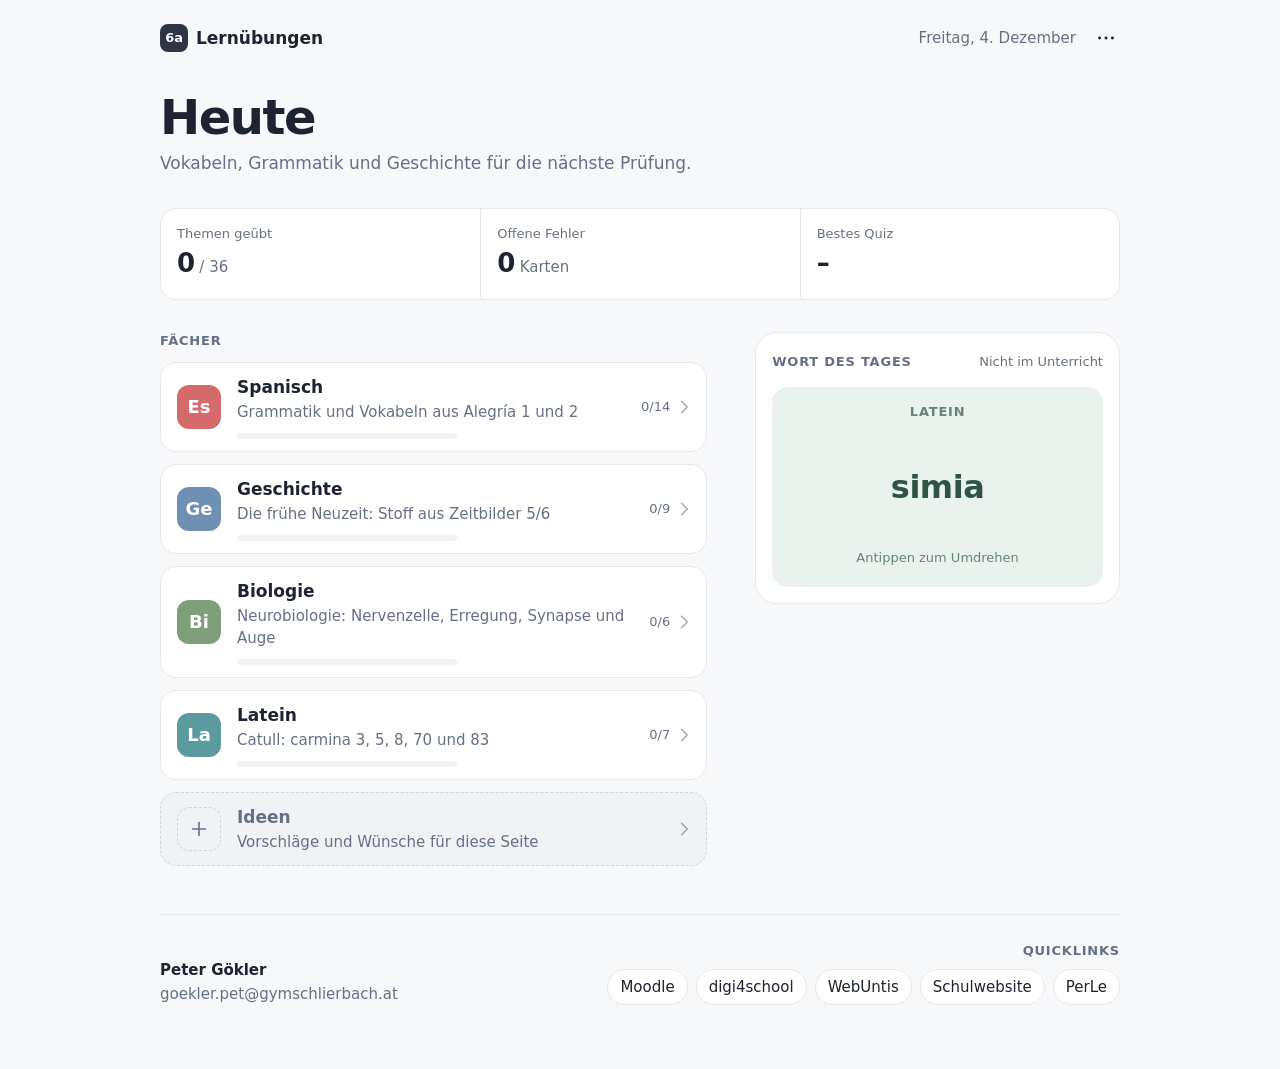
<file: index.html>
<!doctype html>
<html lang="de">
<head>
  <meta charset="utf-8">
  <meta name="viewport" content="width=device-width, initial-scale=1, viewport-fit=cover">
  <meta name="theme-color" content="#F7F8FA" media="(prefers-color-scheme: light)">
  <meta name="theme-color" content="#111317" media="(prefers-color-scheme: dark)">
  <meta name="description" content="Karteikarten, Quiz und Trainer für die 6a: Spanisch, Geschichte und Latein.">
  <title>6a Lernübungen</title>
  <link rel="icon" href="data:image/svg+xml,%3Csvg xmlns='http://www.w3.org/2000/svg' viewBox='0 0 32 32'%3E%3Crect width='32' height='32' rx='8' fill='%232E3646'/%3E%3Ctext x='16' y='21.5' text-anchor='middle' font-family='-apple-system,Segoe UI,Roboto,sans-serif' font-size='14' font-weight='700' fill='%23FFFFFF'%3E6a%3C/text%3E%3C/svg%3E">
  <link rel="stylesheet" href="assets/style.css?v=6">
</head>
<body>
  <div id="app"></div>
  <noscript><p class="page">Diese Seite braucht JavaScript.</p></noscript>

  <!-- The list of subjects and topics. Edit this file to add more. -->
  <script src="subjects/index.js?v=8"></script>
  <!-- Funny words for the "Wort des Tages" card (not part of any vocabulary). -->
  <script src="subjects/wort-des-tages.js?v=4"></script>
  <script src="assets/app.js?v=7"></script>
  <!-- Visitor counter (goatcounter.com): counts visits per page, no cookies, no names.
       Statistics: https://lernen6a.goatcounter.com -->
  <script>window.goatcounter = { path: function () { return location.hash.slice(1) || "/"; } };</script>
  <script data-goatcounter="https://lernen6a.goatcounter.com/count" async src="https://gc.zgo.at/count.js"></script>
</body>
</html>
</file>
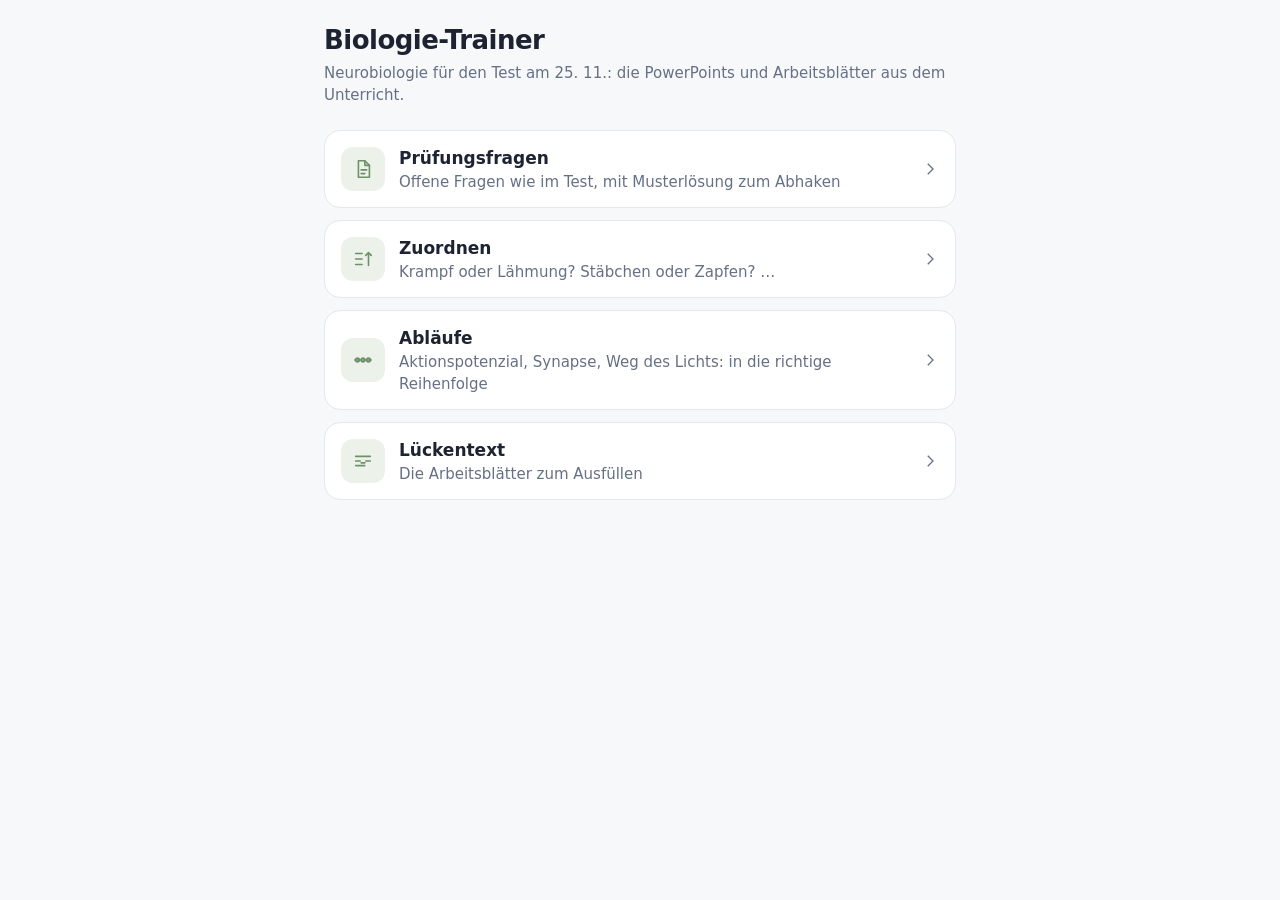
<file: subjects/biologie/pages/biologie-trainer.html>
<!doctype html>
<html lang="de">
<head>
<meta charset="utf-8">
<meta name="viewport" content="width=device-width, initial-scale=1, viewport-fit=cover">
<title>Biologie-Trainer</title>
<style>
:root {
  --bg: #F7F8FA; --surface: #FFFFFF; --surface-2: #F0F2F5;
  --border: #E4E7EC; --border-strong: #D0D5DD;
  --text: #1D2330; --text-2: #667085;
  --primary: #2E3646; --on-primary: #FFFFFF;
  --accent: #7BA696; --accent-soft: #EAF2EE; --on-accent-soft: #2F5446;
  --tint: #6E9068; --tint-soft: #ECF2EA;
  --success: #3E8E66; --error: #C8564B;
  --success-bg: rgba(62,142,102,.10); --error-bg: rgba(200,86,75,.08);
  --shadow: 0 1px 2px rgba(16,24,40,.04), 0 6px 20px rgba(16,24,40,.06);
  --ease: cubic-bezier(.2,.7,.2,1);
  color-scheme: light;
}
@media (prefers-color-scheme: dark) {
  :root:not([data-theme="light"]) {
    --bg: #111317; --surface: #181B21; --surface-2: #20242B;
    --border: #2A2F37; --border-strong: #3A404A;
    --text: #ECEEF2; --text-2: #9AA1AD;
    --primary: #A9CDBD; --on-primary: #12201A;
    --accent: #8DB8A6; --accent-soft: #1C2A25; --on-accent-soft: #CFE5DA;
    --tint: #9DBF98; --tint-soft: #1F2A1E;
    --success: #6CC497; --error: #E8877D;
    --success-bg: rgba(108,196,151,.14); --error-bg: rgba(232,135,125,.14);
    --shadow: 0 1px 2px rgba(0,0,0,.3), 0 6px 20px rgba(0,0,0,.25);
    color-scheme: dark;
  }
}
:root[data-theme="dark"] {
  --bg: #111317; --surface: #181B21; --surface-2: #20242B;
  --border: #2A2F37; --border-strong: #3A404A;
  --text: #ECEEF2; --text-2: #9AA1AD;
  --primary: #A9CDBD; --on-primary: #12201A;
  --accent: #8DB8A6; --accent-soft: #1C2A25; --on-accent-soft: #CFE5DA;
  --tint: #9DBF98; --tint-soft: #1F2A1E;
  --success: #6CC497; --error: #E8877D;
  --success-bg: rgba(108,196,151,.14); --error-bg: rgba(232,135,125,.14);
  --shadow: 0 1px 2px rgba(0,0,0,.3), 0 6px 20px rgba(0,0,0,.25);
  color-scheme: dark;
}
* { box-sizing: border-box; }
html { -webkit-text-size-adjust: 100%; }
body {
  margin: 0; background: var(--bg); color: var(--text);
  font: 17px/26px -apple-system, BlinkMacSystemFont, "Segoe UI", Roboto, system-ui, sans-serif;
}
main {
  max-width: 680px; margin: 0 auto;
  padding: 16px 16px calc(32px + env(safe-area-inset-bottom, 0px));
}
@media (min-width: 640px) { main { padding-left: 24px; padding-right: 24px; } }
h1, h2 { letter-spacing: -0.02em; margin: 0; }
h1 { font-size: 26px; line-height: 32px; }
h2 { font-size: 20px; line-height: 28px; }
p { margin: 0; }
.muted { color: var(--text-2); }
.small { font-size: 15px; line-height: 22px; }
.xs { font-size: 13px; line-height: 18px; }
.label { font-size: 13px; line-height: 18px; font-weight: 600; letter-spacing: .06em; text-transform: uppercase; color: var(--text-2); }
button { font: inherit; color: inherit; }
.stack > * + * { margin-top: 16px; }
.rise { animation: rise 320ms var(--ease) both; animation-delay: calc(var(--i, 0) * 60ms); }
@keyframes rise { from { opacity: 0; transform: translateY(10px); } to { opacity: 1; transform: none; } }
@keyframes pop { 50% { transform: scale(1.03); } }
@keyframes shake { 20%, 60% { transform: translateX(-4px); } 40%, 80% { transform: translateX(4px); } }

/* Home */
.intro { margin: 8px 0 24px; }
.intro p { margin-top: 6px; }
.rows { list-style: none; margin: 0; padding: 0; display: grid; gap: 12px; }
.row {
  width: 100%; min-height: 76px; display: flex; align-items: center; gap: 14px;
  padding: 14px 16px; text-align: left; cursor: pointer;
  background: var(--surface); border: 1px solid var(--border); border-radius: 16px;
  transition: transform 160ms var(--ease), box-shadow 160ms var(--ease), border-color 160ms;
}
.row:hover { border-color: var(--border-strong); box-shadow: var(--shadow); transform: translateY(-1px); }
.row:active { transform: scale(.99); }
.tile {
  flex: none; width: 44px; height: 44px; border-radius: 12px;
  display: grid; place-items: center; background: var(--tint-soft); color: var(--tint);
}
.tile svg { width: 22px; height: 22px; fill: none; stroke: currentColor; stroke-width: 1.75; stroke-linecap: round; stroke-linejoin: round; }
.row-text { flex: 1; min-width: 0; }
.row-text strong { display: block; font-weight: 600; }
.row-text span { display: block; color: var(--text-2); font-size: 15px; line-height: 22px; }
.chip {
  flex: none; font-size: 13px; line-height: 18px; padding: 3px 10px; border-radius: 999px;
  background: var(--accent-soft); color: var(--on-accent-soft); font-weight: 600;
}
.chev { flex: none; width: 18px; height: 18px; color: var(--text-2); fill: none; stroke: currentColor; stroke-width: 1.75; }

/* Session chrome */
.top { display: flex; align-items: center; gap: 8px; margin-bottom: 16px; }
.back {
  display: inline-flex; align-items: center; gap: 4px; min-height: 44px; padding: 0 12px 0 6px;
  border: 0; background: none; color: var(--text-2); cursor: pointer; border-radius: 999px;
}
.back:hover { background: var(--surface-2); color: var(--text); }
.back svg { width: 20px; height: 20px; fill: none; stroke: currentColor; stroke-width: 1.75; }
.top .count { margin-left: auto; color: var(--text-2); font-size: 15px; }
.bar { height: 6px; background: var(--surface-2); border-radius: 999px; overflow: hidden; margin-bottom: 24px; }
.bar i { display: block; height: 100%; background: var(--tint); border-radius: 999px; transition: width 300ms var(--ease); }

.card {
  background: var(--surface); border: 1px solid var(--border); border-radius: 22px;
  padding: 24px 20px; box-shadow: var(--shadow);
}
.card h2 { margin-top: 6px; }

.btn {
  display: inline-flex; align-items: center; justify-content: center; gap: 8px;
  min-height: 52px; padding: 0 24px; border-radius: 999px; cursor: pointer;
  border: 1px solid transparent; font-weight: 600;
  transition: transform 120ms var(--ease), background 160ms, border-color 160ms;
}
.btn:active { transform: scale(.98); }
.btn-primary { background: var(--primary); color: var(--on-primary); }
.btn-secondary { background: var(--surface); border-color: var(--border); }
.btn-secondary:hover { border-color: var(--border-strong); }
.btn:disabled { opacity: .45; cursor: default; }
.actions { display: flex; flex-wrap: wrap; gap: 12px; margin-top: 24px; }
.actions .btn { flex: 1 1 160px; }
:focus-visible { outline: 3px solid var(--primary); outline-offset: 2px; }

/* Filter chips */
.filters { display: flex; gap: 8px; overflow-x: auto; padding-bottom: 4px; margin: 0 -16px 20px; padding-left: 16px; padding-right: 16px; scrollbar-width: none; }
.filters::-webkit-scrollbar { display: none; }
.filter {
  flex: none; min-height: 40px; padding: 0 14px; border-radius: 999px; cursor: pointer;
  border: 1px solid var(--border); background: var(--surface); font-size: 15px;
}
.filter[aria-pressed="true"] { background: var(--primary); color: var(--on-primary); border-color: var(--primary); }

/* Exam questions */
textarea {
  width: 100%; min-height: 120px; margin-top: 16px; padding: 12px 14px; resize: vertical;
  font: inherit; color: var(--text); background: var(--bg);
  border: 1px solid var(--border); border-radius: 12px;
}
textarea:focus { outline: none; border-color: var(--primary); }
.points { list-style: none; margin: 16px 0 0; padding: 0; display: grid; gap: 8px; }
.point {
  display: flex; gap: 12px; align-items: flex-start; padding: 12px 14px; cursor: pointer;
  border: 1px solid var(--border); border-radius: 12px; background: var(--bg);
  animation: rise 280ms var(--ease) both; animation-delay: calc(var(--i, 0) * 50ms);
}
.point input { flex: none; width: 20px; height: 20px; margin: 3px 0 0; accent-color: var(--success); }
.point:has(input:checked) { border-color: var(--success); background: var(--success-bg); }
.hint { margin-top: 12px; }

/* Sorting */
.item {
  min-height: 140px; display: grid; place-items: center; text-align: center;
  font-size: 22px; line-height: 30px; font-weight: 700; letter-spacing: -0.01em;
  animation: rise 300ms var(--ease) both;
}
.item.ok { border-color: var(--success); background: var(--success-bg); animation: pop 300ms var(--ease); }
.item.bad { border-color: var(--error); background: var(--error-bg); animation: shake 320ms var(--ease); }
.cats { display: grid; grid-template-columns: 1fr 1fr; gap: 12px; margin-top: 16px; }
.cat {
  min-height: 64px; padding: 10px 12px; border-radius: 16px; cursor: pointer; font-weight: 600;
  border: 1px solid var(--border-strong); background: var(--surface); line-height: 22px;
  transition: transform 120ms var(--ease), border-color 160ms;
}
.cat:hover { border-color: var(--primary); }
.cat:active { transform: scale(.98); }
.cat.right { border-color: var(--success); background: var(--success-bg); }
.cat.wrong { border-color: var(--error); background: var(--error-bg); }
.feedback { margin-top: 16px; padding: 12px 14px; border-radius: 12px; font-size: 15px; line-height: 22px; animation: rise 240ms var(--ease) both; }
.feedback.ok { background: var(--success-bg); color: var(--text); }
.feedback.bad { background: var(--error-bg); color: var(--text); }
.feedback strong { color: var(--success); }
.feedback.bad strong { color: var(--error); }

/* Timeline */
.pool, .order { display: grid; gap: 8px; }
.ev {
  width: 100%; min-height: 56px; padding: 10px 14px; text-align: left; cursor: pointer;
  border: 1px solid var(--border); border-radius: 12px; background: var(--surface);
  display: flex; gap: 12px; align-items: center; line-height: 22px;
  animation: rise 260ms var(--ease) both; animation-delay: calc(var(--i, 0) * 40ms);
}
.ev:hover { border-color: var(--border-strong); }
.ev .n {
  flex: none; width: 28px; height: 28px; border-radius: 999px; display: grid; place-items: center;
  background: var(--surface-2); color: var(--text-2); font-size: 13px; font-weight: 700;
}
.order .ev .n { background: var(--tint-soft); color: var(--tint); }
.ev .yr { margin-left: auto; font-weight: 700; color: var(--text-2); font-size: 15px; white-space: nowrap; }
.ev.ok { border-color: var(--success); background: var(--success-bg); }
.ev.bad { border-color: var(--error); background: var(--error-bg); }
.empty { padding: 14px; border: 1px dashed var(--border-strong); border-radius: 12px; color: var(--text-2); font-size: 15px; text-align: center; }

/* Gap text */
.gaptext { font-size: 18px; line-height: 36px; }
.gap {
  display: inline-block; min-width: 92px; min-height: 32px; margin: 0 2px; padding: 0 10px;
  border: 0; border-bottom: 2px solid var(--border-strong); border-radius: 6px 6px 0 0;
  background: var(--surface-2); cursor: pointer; line-height: 32px; vertical-align: baseline;
  font-weight: 600;
}
.gap.sel { border-bottom-color: var(--primary); background: var(--tint-soft); }
.gap.ok { border-bottom-color: var(--success); background: var(--success-bg); }
.gap.bad { border-bottom-color: var(--error); background: var(--error-bg); }
.gap .fix { display: block; font-size: 13px; line-height: 16px; color: var(--success); font-weight: 600; padding-bottom: 2px; }
.bank { display: flex; flex-wrap: wrap; gap: 8px; margin-top: 20px; }
.word {
  min-height: 44px; padding: 0 14px; border-radius: 999px; cursor: pointer;
  border: 1px solid var(--border-strong); background: var(--surface); font-size: 16px;
  transition: opacity 160ms, transform 120ms var(--ease);
}
.word:active { transform: scale(.97); }
.word.used { opacity: .3; pointer-events: none; }

/* Results */
.score { font-size: 44px; line-height: 48px; font-weight: 700; letter-spacing: -0.03em; }
.review { list-style: none; margin: 16px 0 0; padding: 0; display: grid; gap: 8px; }
.review li { padding: 12px 14px; border-radius: 12px; background: var(--surface); border: 1px solid var(--border); font-size: 15px; line-height: 22px; }
.review li b { display: block; }

@media (prefers-reduced-motion: reduce) {
  *, *::before, *::after { animation: none !important; transition: none !important; }
}
</style>
</head>
<body>
<main id="app" aria-live="polite"></main>

<script>
(function () {
  "use strict";

  // ---------- Content (PowerPoints und Arbeitsblätter von Prof. Prambauer, eduvidual) ----------
  var TOPICS = ["Nervenzelle", "Ruhe- und Aktionspotenzial", "Synapse und Gifte", "Multiple Sklerose", "Auge", "Netzhaut und Farbsehen"];

  // Prüfungsfragen: [Stoffgebiet 0–5, Frage, [Punkte der Musterlösung]]
  var EXAM = [
    [0, "Nenne die Reizarten, auf die unser Nervensystem reagiert.", [
      "Optische Reize", "Akustische Reize", "Chemische Reize", "Druck", "Temperatur"]],
    [0, "Beschreibe den Weg vom Reiz zur Reaktion.", [
      "Der Reiz (Stimulus) wird von Rezeptoren bzw. Sinneszellen aufgenommen.",
      "Dort entsteht eine Erregung, die über Nerven weitergeleitet wird.",
      "Gehirn und Rückenmark (ZNS) verarbeiten die Erregung.",
      "Befehle (= Erregungen) werden über Nerven weitergeleitet.",
      "Das Erfolgsorgan (Muskeln, Drüsen, Eingeweide) reagiert."]],
    [0, "Erkläre die Reiz-Reaktions-Kette am Beispiel der heißen Herdplatte.", [
      "Reiz: die heiße Temperatur der Herdplatte.",
      "Rezeptoren: Wärme- und Schmerzrezeptoren in der Haut erzeugen eine Erregung.",
      "Erregungsleitung über sensorische Nerven zum Rückenmark.",
      "Verarbeitung im Rückenmark/Gehirn: Befehl „Hand wegziehen“.",
      "Erregungsleitung über motorische Nerven; Erfolgsorgan: die Armmuskeln ziehen die Hand weg."]],
    [0, "Beschreibe den Aufbau einer Nervenzelle und die Aufgaben ihrer Teile.", [
      "Dendriten: verzweigte Fortsätze, nehmen Signale auf und leiten sie zum Zellkörper.",
      "Zellkörper (Soma): Zellkern und Organellen, verarbeitet die Signale.",
      "Axon: leitet die Erregung vom Axonhügel weiter, bis zu 1 m lang.",
      "Myelinscheide (Gliazellen): isoliert, ernährt, schützt, macht die Leitung schneller.",
      "Ranvier'sche Schnürringe: Einschnürungen zwischen den Myelinscheiden.",
      "Synaptische Endknöpfchen: geben das Signal über Synapsen weiter."]],
    [0, "Was ist ein Nerv? Unterscheide sensorische und motorische Nerven.", [
      "Ein Nerv besteht aus gebündelten Nervenfasern (Axon + Myelinscheide), umhüllt von Bindegewebe.",
      "Sensorische Nerven (Empfindungsnerven) leiten Informationen von den Sinnesorganen zum ZNS.",
      "Motorische Nerven (Bewegungsnerven) senden Befehle vom ZNS zu den Muskeln."]],

    [1, "Erkläre, wie das Ruhepotenzial entsteht.", [
      "Spannung zwischen Innen- und Außenseite einer unerregten Nervenzelle, ca. –70 mV.",
      "Ungleiche Ionenverteilung: K⁺ und organische Anionen innen, Na⁺ und Cl⁻ außen.",
      "Die Membran ist selektiv permeabel: K⁺ diffundiert durch Kaliumkanäle hinaus.",
      "Dadurch wird das Zellinnere negativ.",
      "Die Ladungsdifferenz zieht K⁺ zurück: elektrochemisches Gleichgewicht."]],
    [1, "Warum braucht die Nervenzelle für das Ruhepotenzial ständig Energie?", [
      "Durch Natrium-Leckströme gelangen ständig einige Na⁺ in die Zelle und stören das Ruhepotenzial.",
      "Die Natrium-Kalium-Pumpe transportiert aktiv 3 Na⁺ hinaus und 2 K⁺ hinein.",
      "Sie verbraucht dafür ATP und hält das Ruhepotenzial stabil.",
      "Das Gehirn verbraucht ca. 20 % der Körperenergie für die Pumpen."]],
    [1, "Beschreibe den Ablauf eines Aktionspotenzials in fünf Phasen.", [
      "Ruhepotenzial: ca. –70 mV, innen negativ, Na⁺ außen, K⁺ innen.",
      "Depolarisation: Schwellenwert (ca. –50 mV) erreicht, Na⁺-Kanäle öffnen, Na⁺ strömt ein, bis ca. +30 mV.",
      "Repolarisation: K⁺-Kanäle öffnen verzögert, K⁺ strömt aus, das Potenzial wird wieder negativ.",
      "Hyperpolarisation: kurzzeitig negativer als das Ruhepotenzial.",
      "Rückkehr zum Ruhepotenzial: die Natrium-Kalium-Pumpe stellt die Ionenverteilung wieder her (ATP)."]],
    [1, "Erkläre das Alles-oder-Nichts-Prinzip und die Refraktärzeit.", [
      "Ein Aktionspotenzial entsteht nur bei einem überschwelligen Reiz.",
      "Wird der Schwellenwert erreicht, entsteht immer ein vollständiges Aktionspotenzial, sonst gar keines.",
      "Refraktärzeit: Erholungsphase, in der kein neues Aktionspotenzial ausgelöst werden kann.",
      "Sie verhindert, dass Signale rückwärts laufen oder zu dicht aufeinander folgen."]],
    [1, "Erkläre die saltatorische Erregungsleitung.", [
      "Gibt es bei markhaltigen Axonen (mit Myelinscheide).",
      "Die Erregung springt von Ranvier'schem Schnürring zu Schnürring.",
      "Dadurch ist sie besonders schnell: bis zu 120 m/s.",
      "Die Erregung läuft nur in eine Richtung."]],

    [2, "Beschreibe die Vorgänge an einer Synapse.", [
      "Ein Aktionspotenzial erreicht das Endknöpfchen; Calciumkanäle öffnen, Ca²⁺ strömt ein.",
      "Vesikel wandern zur präsynaptischen Membran und schütten Neurotransmitter in den synaptischen Spalt.",
      "Die Transmitter binden an Rezeptoren der postsynaptischen Membran und öffnen Ionenkanäle.",
      "Je nach Höhe des Ioneneinstroms entsteht in der nächsten Zelle ein Aktionspotenzial oder nicht.",
      "Das Signal wird elektrisch → chemisch → elektrisch übertragen."]],
    [2, "Was sind Neurotransmitter? Nenne drei mit ihrer Funktion.", [
      "Chemische Botenstoffe, die Signale an den Synapsen übertragen.",
      "Acetylcholin: Muskelkontraktion und Gedächtnis.",
      "Dopamin: erregend; Bewegung, Motivation, Belohnung.",
      "Serotonin: hemmend; Stimmung, Schlaf, Schmerzempfinden.",
      "Auch möglich: Endorphine (Schmerz), GABA (Ruhe), Adrenalin/Noradrenalin (Stress)."]],
    [2, "Ein Gift zerstört das Enzym, das den Transmitter abbaut. Krampf oder Lähmung? Begründe.", [
      "Krampf (Übererregung).",
      "Der Transmitter wird nicht mehr abgebaut und bleibt an den Rezeptoren.",
      "Die Ionenkanäle bleiben offen, die nächste Zelle wird dauernd erregt."]],
    [2, "Ein Gift verhindert, dass die Bläschen mit der Membran verschmelzen. Krampf oder Lähmung? Begründe.", [
      "Lähmung.",
      "Es wird kein Transmitter in den synaptischen Spalt ausgeschüttet.",
      "Die nächste Zelle (z. B. der Muskel) wird nicht mehr erregt."]],
    [2, "Erkläre die Faustregel, mit der man bei Synapsengiften Krampf und Lähmung unterscheidet.", [
      "Zu viel Transmitter, zu lange Wirkung oder leichtere Erregung → Krampf.",
      "Beispiele Krampf: Abbau-Enzym zerstört, alle Bläschen verschmelzen schlagartig, Schwellenwert gesenkt.",
      "Kein oder zu wenig Transmitter oder keine Erregung möglich → Lähmung.",
      "Beispiele Lähmung: Bläschen verschmelzen nicht, Transmitter zerstört, Bindungsstelle verändert, weniger Na⁺ im Spalt."]],

    [3, "Erkläre, was bei Multipler Sklerose passiert und welche Folgen das für die Erregungsleitung hat.", [
      "MS ist eine Autoimmunkrankheit: das Immunsystem greift die Myelinscheiden in Gehirn und Rückenmark an.",
      "Ohne intaktes Myelin funktioniert die saltatorische Erregungsleitung nicht mehr.",
      "Signale werden langsamer, fehlerhaft oder gar nicht weitergeleitet.",
      "Die Symptome hängen davon ab, wo die Schäden liegen."]],
    [3, "Nenne Symptome und die Verlaufsformen von MS.", [
      "Symptome: Sehstörungen, Kribbeln und Taubheit, Muskelschwäche, Gleichgewichtsprobleme, Müdigkeit, Konzentrationsprobleme.",
      "Schubförmig (RRMS): Schübe, die sich ganz oder teilweise zurückbilden.",
      "Sekundär progredient (SPMS): aus der schubförmigen Form, langsame Verschlechterung.",
      "Primär progredient (PPMS): von Anfang an langsame Verschlechterung ohne Schübe."]],
    [3, "Ist MS heilbar? Welche Behandlung gibt es?", [
      "MS ist nicht heilbar.",
      "Kortison bei akuten Schüben.",
      "Immuntherapien langfristig: weniger Schübe, langsamerer Verlauf.",
      "Physiotherapie und andere Therapien gegen die Symptome."]],

    [4, "Nenne die Teile des Auges und ihre Aufgaben (mindestens sechs).", [
      "Hornhaut: klare Schutzschicht, Lichtbrechung.",
      "Iris und Pupille: regeln den Lichteinfall.",
      "Linse: verformbar, Scharfstellen.",
      "Glaskörper: gelartige Masse, stabilisiert das Auge.",
      "Netzhaut: mit Stäbchen und Zapfen; gelber Fleck = schärfstes Sehen.",
      "Sehnerv zum Gehirn; Aderhaut versorgt, Lederhaut schützt."]],
    [4, "Warum sehen wir am blinden Fleck nichts, und wo sehen wir am schärfsten?", [
      "Der blinde Fleck ist die Austrittsstelle des Sehnervs.",
      "Dort gibt es keine Stäbchen und Zapfen.",
      "Am schärfsten sehen wir im gelben Fleck (Makula), genau in der zentralen Sehgrube.",
      "Dort ist die Zapfendichte am höchsten."]],
    [4, "Beschreibe den Aufbau der Augenwand von außen nach innen.", [
      "Lederhaut: äußere, feste Schutzschicht.",
      "Aderhaut: versorgt die Netzhaut mit Sauerstoff und Nährstoffen.",
      "Pigmentschicht: dunkel, schluckt das Licht.",
      "Netzhaut: mit den Lichtsinneszellen."]],

    [5, "Beschreibe den Aufbau der Netzhaut und die Aufgaben der Schichten.", [
      "Pigmentzellen: dunkle Schicht, schluckt das Licht und versorgt die Sinneszellen.",
      "Lichtsinneszellen (Stäbchen und Zapfen): wandeln Licht in elektrische Erregung um.",
      "Schaltzellen: verarbeiten die Signale, verstärken Kontraste.",
      "Ganglienzellen: erzeugen das Aktionspotenzial; ihre Axone bilden den Sehnerv.",
      "Das Licht muss zuerst durch die Nervenzellschichten, bevor es die Sinneszellen erreicht."]],
    [5, "Vergleiche Stäbchen und Zapfen.", [
      "Stäbchen: Hell-Dunkel-Sehen, sehr lichtempfindlich, nur Graustufen, tagblind.",
      "Stäbchen liegen vor allem am Rand der Netzhaut; Sehpigment Rhodopsin.",
      "Zapfen: Tages- und Farbsehen, 100-fach weniger lichtempfindlich, nachtblind.",
      "Zapfen: drei Typen (blau, grün, rot), im gelben Fleck nur Zapfen."]],
    [5, "Erkläre, was in einem Stäbchen passiert, wenn Licht darauf fällt.", [
      "Das Sehpigment Rhodopsin (Sehpurpur) zerfällt in Retinal und Opsin.",
      "Dabei entsteht ein Spannungsimpuls (Rezeptorpotenzial).",
      "Er wird von den Schaltzellen erfasst und über die Ganglienzellen und den Sehnerv ans Gehirn weitergeleitet.",
      "Danach wird das Rhodopsin wieder aufgebaut."]],
    [5, "Wie entstehen Farben? Erkläre die additive Lichtmischung.", [
      "Es gibt drei Zapfentypen: blau (~430 nm), grün (~535 nm), rot (~570 nm).",
      "Farbtöne entstehen durch gleichzeitige Aktivierung verschiedener Zapfentypen.",
      "Das Gehirn interpretiert das Verhältnis der Erregung.",
      "Rot, Grün und Blau gleich stark ergibt Weiß.",
      "Wir können bis zu 2 Millionen Farbtöne unterscheiden."]],
    [5, "Warum sehen wir in der Nacht keine Farben?", [
      "Zapfen brauchen viel Licht, sie sind nachtblind.",
      "Bei wenig Licht arbeiten nur die Stäbchen.",
      "Stäbchen melden nur Helligkeit, also Graustufen."]]
  ];

  // Zuordnen: zwei Kategorien je Set
  var SORTS = [
    { name: "Krampf oder Lähmung?", sub: "Synapsengifte", cats: ["Krampf", "Lähmung"], items: [
      ["Alle Bläschen verschmelzen schlagartig mit der Membran", 0], ["Das Transmitter-abbauende Enzym wird zerstört", 0],
      ["Der Schwellenwert der postsynaptischen Zelle wird gesenkt", 0],
      ["Die Bläschen verschmelzen nicht mit der Membran", 1], ["Der Transmitter wird zerstört", 1],
      ["Die Transmitterbindungsstelle wird verändert", 1], ["Transmitterbruchstücke können nicht zurück ins Endknöpfchen", 1],
      ["Weniger Natriumionen im synaptischen Spalt", 1]] },
    { name: "Stäbchen oder Zapfen?", sub: "Lichtsinneszellen", cats: ["Stäbchen", "Zapfen"], items: [
      ["Hell-Dunkel-Sehen", 0], ["Sehr lichtempfindlich", 0], ["Nur Graustufen", 0], ["Vor allem am Rand der Netzhaut", 0],
      ["Sehpigment Rhodopsin (Sehpurpur)", 0], ["Tagblind", 0],
      ["Tages- und Farbsehen", 1], ["100-fach weniger lichtempfindlich", 1], ["Drei verschiedene Typen", 1],
      ["Im gelben Fleck", 1], ["Nachtblind", 1], ["Bis zu 2 Millionen Farbtöne", 1]] },
    { name: "Innen oder außen?", sub: "Ionen beim Ruhepotenzial", cats: ["Vor allem innen", "Vor allem außen"], items: [
      ["Kaliumionen (K⁺)", 0], ["Organische Anionen", 0], ["Negative Ladung", 0],
      ["Natriumionen (Na⁺)", 1], ["Chloridionen (Cl⁻)", 1], ["Positive Ladung", 1]] },
    { name: "Erregend oder hemmend?", sub: "Neurotransmitter", cats: ["Erregend / aktivierend", "Hemmend / beruhigend"], items: [
      ["Dopamin", 0], ["Adrenalin/Noradrenalin", 0], ["Acetylcholin (Muskelkontraktion)", 0],
      ["Serotonin", 1], ["GABA", 1], ["Endorphine (unterdrücken Schmerz)", 1]] },
    { name: "Sensorisch oder motorisch?", sub: "Nerven", cats: ["Sensorische Nerven", "Motorische Nerven"], items: [
      ["Empfindungsnerven", 0], ["Von den Sinnesorganen zum ZNS", 0], ["Melden „heiß!“ von der Haut", 0],
      ["Bewegungsnerven", 1], ["Vom ZNS zu den Muskeln", 1], ["Befehl „Hand wegziehen“ an den Arm", 1]] },
    { name: "Na⁺ oder K⁺?", sub: "Aktionspotenzial", cats: ["Natrium (Na⁺)", "Kalium (K⁺)"], items: [
      ["Strömt bei der Depolarisation ein", 0], ["Kanäle öffnen beim Schwellenwert", 0], ["Die Pumpe bringt 3 davon hinaus", 0],
      ["Strömt bei der Repolarisation aus", 1], ["Kanäle öffnen verzögert", 1], ["Die Pumpe bringt 2 davon hinein", 1],
      ["Diffundiert in Ruhe durch die Membran hinaus", 1]] }
  ];

  // Abläufe: Schritte in der richtigen Reihenfolge
  var SEQS = [
    { name: "Vom Reiz zur Reaktion", steps: ["Reiz", "Rezeptor / Sinneszelle", "Erregung", "Erregungsleitung (sensorisch)", "Rückenmark / Gehirn", "Befehl = Erregung", "Erregungsleitung (motorisch)", "Erfolgsorgan"] },
    { name: "Ablauf eines Aktionspotenzials", steps: ["Ruhepotenzial (–70 mV)", "Schwellenwert erreicht (–50 mV)", "Depolarisation: Na⁺ strömt ein", "Spitze bei ca. +30 mV", "Repolarisation: K⁺ strömt aus", "Hyperpolarisation", "Natrium-Kalium-Pumpe stellt das Ruhepotenzial her"] },
    { name: "Vorgänge an der Synapse", steps: ["Aktionspotenzial erreicht das Endknöpfchen", "Calciumkanäle öffnen, Ca²⁺ strömt ein", "Vesikel wandern zur präsynaptischen Membran", "Transmitter werden in den synaptischen Spalt ausgeschüttet", "Transmitter binden an Rezeptoren der postsynaptischen Membran", "Ionenkanäle öffnen sich", "Neues Aktionspotenzial in der nächsten Zelle"] },
    { name: "Weg des Lichts durch das Auge", steps: ["Hornhaut", "Pupille", "Linse", "Glaskörper", "Netzhaut"] },
    { name: "Netzhaut: Weg des Signals", steps: ["Licht trifft auf Stäbchen und Zapfen", "Rhodopsin zerfällt in Retinal und Opsin", "Rezeptorpotenzial entsteht", "Schaltzellen verarbeiten das Signal", "Ganglienzellen erzeugen Aktionspotenziale", "Sehnerv leitet zum Gehirn"] },
    { name: "Augenwand von außen nach innen", steps: ["Lederhaut", "Aderhaut", "Pigmentschicht", "Netzhaut"] },
    { name: "Aufbau der Nervenzelle, vom Signal-Eingang aus", steps: ["Dendriten", "Zellkörper (Soma)", "Axonhügel", "Axon mit Myelinscheide", "Synaptische Endknöpfchen"] }
  ];

  // Lückentexte: Lücken stehen in [eckigen Klammern]
  var GAPS = [
    { name: "Das Ruhepotenzial (AB 1.1.2)", text: "Das Ruhepotenzial ist die elektrische [Spannung], die zwischen der Innen- und Außenseite einer [unerregten] Nervenzelle herrscht. Es beträgt ungefähr [-70 Millivolt]. Es entsteht, weil die verschiedenen [Ionen] ungleich verteilt sind. Vor allem [Natriumionen] befinden sich außerhalb der Zelle, während [Kaliumionen] überwiegend im Zellinneren vorkommen. Zusätzlich gibt es innen viele organische [Anionen]. Die Zellmembran ist [selektiv] permeabel. Kaliumionen können gut aus der Zelle [hinausdiffundieren]. Dadurch wird das Zellinnere zunehmend [negativer]. Die entstehende elektrische [Ladungsdifferenz] zieht die Kaliumionen wieder zurück. So bildet sich ein [elektrochemisches] Gleichgewicht. Einige Natriumionen gelangen durch [Leckkanäle] in die Zelle. Damit das Ruhepotenzial [stabil] bleibt, arbeitet die [Natrium-Kalium-Pumpe]. Sie transportiert [drei Natriumionen] hinaus und [zwei Kaliumionen] hinein. Das benötigt [ATP]. Das Ruhepotenzial ist entscheidend für die [Erregbarkeit] der Nervenzelle; nur so kann sie ein [Aktionspotenzial] auslösen. Es ist die Grundlage der Informationsverarbeitung im [Nervensystem]." },
    { name: "Das Aktionspotenzial (AB 1.1.3)", text: "Ein Aktionspotenzial entsteht, wenn ein Reiz den [Schwellenwert] von etwa [-50 Millivolt] überschreitet. Das [Ruhepotenzial] liegt bei etwa –70 Millivolt. Das Signal wird entlang des [Axons] weitergeleitet. Beim Schwellenwert öffnen sich [spannungsabhängige] Natriumkanäle, Na⁺ strömt ein und das Zellinnere wird [positiv]. Diese [Depolarisation] erreicht einen Spitzenwert von etwa [+30 Millivolt]. Danach öffnen sich spannungsabhängige [Kaliumkanäle], K⁺ strömt hinaus ([Repolarisation]). Fällt das Potenzial kurz unter das Ruhepotenzial, nennt man das [Hyperpolarisation]. Die [Natrium-Kalium-Pumpe] stellt die Ionenverteilung wieder her. In der [Refraktärzeit] kann kein neues [Aktionspotential] ausgelöst werden; so laufen Signale nicht [rückwärts]. Nach dem [Alles-oder-Nichts-Prinzip] entsteht immer ein vollständiges Aktionspotenzial. Bei [markhaltigen Axonen] springt das Signal von Schnürring zu Schnürring: [saltatorische Erregungsleitung]. Das ermöglicht schnelle [Informationsübertragung]." },
    { name: "Sehen in Schwarzweiß und Farbe (AB 1.2.2)", text: "In der [Netzhaut] befinden sich zwei Sorten von Sehzellen: die schlanken [Stäbchen] und die dickeren [Zapfen]. Stäbchen sind für das [Schwarz-Weiß-Sehen] zuständig und arbeiten schon bei [geringen] Lichtmengen. Fällt Licht auf ein [Rhodopsinmolekül], so zerfällt dieses. Der Spannungsimpuls wird zu den [Schaltzellen] und über den [Sehnerv] ins Gehirn geleitet. Für Farben sind Stäbchen [blind]. Zapfen arbeiten erst bei [größeren] Lichtmengen. Es gibt [drei] Zapfentypen, für Rot, Grün und [Blau]. Werden mehrere gleichzeitig angeregt, setzt das [Gehirn] einen Gesamteindruck zusammen; alle zusammen ergeben [Weiß]. So unterscheiden wir bis zu 2 [Millionen] Farbtöne." },
    { name: "Die Synapse", text: "Eine Synapse ist die [Verbindungsstelle] zwischen zwei Nervenzellen. Kommt ein Aktionspotenzial am [Endknöpfchen] an, öffnen sich [Calciumkanäle]. Dadurch werden [Vesikel] zur Membran gezogen und setzen [Neurotransmitter] in den synaptischen [Spalt] frei. Diese binden an Rezeptoren der [postsynaptischen] Membran und öffnen dort [Ionenkanäle]. Je nach Ioneneinstrom entsteht in der nächsten Zelle ein [Aktionspotenzial] oder nicht." },
    { name: "Multiple Sklerose", text: "MS ist eine [Autoimmunkrankheit], bei der das Immunsystem die [Myelinscheiden] in Gehirn und Rückenmark angreift. Sie heißt auch „Krankheit der 1000 [Gesichter]“. Ohne Myelin funktioniert die [saltatorische] Erregungsleitung nicht, Signale werden [langsamer] oder gar nicht weitergeleitet. Typische Symptome sind [Sehstörungen], Kribbeln und starke Müdigkeit. Bei der [schubförmigen] Form bilden sich die Symptome wieder zurück. MS ist nicht [heilbar]; bei Schüben hilft [Kortison]." }
  ];

  // ---------- Helpers ----------
  var app = document.getElementById("app");
  var STORE = "biologie-trainer-v1";
  function load() { try { return JSON.parse(localStorage.getItem(STORE)) || {}; } catch (e) { return {}; } }
  function save(key, val) { try { var s = load(); s[key] = val; localStorage.setItem(STORE, JSON.stringify(s)); } catch (e) {} }
  function esc(s) { return String(s).replace(/[&<>"]/g, function (c) { return { "&": "&amp;", "<": "&lt;", ">": "&gt;", '"': "&quot;" }[c]; }); }
  function shuffle(a) { a = a.slice(); for (var i = a.length - 1; i > 0; i--) { var j = Math.floor(Math.random() * (i + 1)); var t = a[i]; a[i] = a[j]; a[j] = t; } return a; }
  var I = {
    back: '<svg viewBox="0 0 24 24"><path d="M15 5l-7 7 7 7"/></svg>',
    chev: '<svg class="chev" viewBox="0 0 24 24"><path d="M9 5l7 7-7 7"/></svg>',
    exam: '<svg viewBox="0 0 24 24"><path d="M7 3h7l5 5v13H7z"/><path d="M14 3v5h5M10 13h6M10 17h4"/></svg>',
    sort: '<svg viewBox="0 0 24 24"><path d="M4 6h7M4 12h7M4 18h7M15 8l3-3 3 3M18 5v14"/></svg>',
    time: '<svg viewBox="0 0 24 24"><path d="M3 12h18"/><circle cx="6" cy="12" r="2"/><circle cx="12" cy="12" r="2"/><circle cx="18" cy="12" r="2"/></svg>',
    gap: '<svg viewBox="0 0 24 24"><path d="M4 7h16M4 12h5M15 12h5M4 17h10"/><path d="M10 14h4"/></svg>'
  };
  function top(title, count) {
    return '<div class="top"><button type="button" class="back" data-home>' + I.back + 'Übersicht</button>' +
      (count ? '<span class="count">' + count + "</span>" : "") + "</div>" +
      (title ? '<p class="label">' + esc(title) + "</p>" : "");
  }
  function bar(done, total) { return '<div class="bar" role="progressbar" aria-valuemin="0" aria-valuemax="' + total + '" aria-valuenow="' + done + '"><i style="width:' + (total ? 100 * done / total : 0) + '%"></i></div>'; }
  function bindHome() { var b = app.querySelector("[data-home]"); if (b) b.onclick = home; }
  function show(html) { app.innerHTML = html; bindHome(); window.scrollTo(0, 0); }

  // ---------- Home ----------
  function home() {
    var st = load();
    function best(k) { return st[k] ? '<span class="chip">' + st[k] + "</span>" : ""; }
    var rows = [
      ["exam", "Prüfungsfragen", "Offene Fragen wie im Test, mit Musterlösung zum Abhaken", best("exam")],
      ["sort", "Zuordnen", "Krampf oder Lähmung? Stäbchen oder Zapfen? …", best("sort")],
      ["time", "Abläufe", "Aktionspotenzial, Synapse, Weg des Lichts: in die richtige Reihenfolge", best("time")],
      ["gap", "Lückentext", "Die Arbeitsblätter zum Ausfüllen", best("gap")]
    ];
    show('<div class="intro rise"><h1>Biologie-Trainer</h1><p class="muted small">Neurobiologie für den Test am 25. 11.: die PowerPoints und Arbeitsblätter aus dem Unterricht.</p></div>' +
      '<ul class="rows">' + rows.map(function (r, n) {
        return '<li class="rise" style="--i:' + (n + 1) + '"><button type="button" class="row" data-mode="' + r[0] + '"><span class="tile">' + I[r[0]] + '</span>' +
          '<span class="row-text"><strong>' + r[1] + "</strong><span>" + r[2] + "</span></span>" + r[3] + I.chev + "</button></li>";
      }).join("") + "</ul>");
    app.querySelectorAll("[data-mode]").forEach(function (b) {
      b.onclick = function () { ({ exam: examStart, sort: sortStart, time: timeStart, gap: gapStart })[b.dataset.mode](); };
    });
  }

  // ---------- Prüfungsfragen ----------
  var examFilter = -1;
  function examStart() {
    var list = shuffle(EXAM.filter(function (q) { return examFilter < 0 || q[0] === examFilter; }));
    if (examFilter < 0) list = list.slice(0, 8);
    var i = 0, got = 0, max = 0;
    function filters() {
      return '<div class="filters" role="group" aria-label="Stoffgebiet">' +
        [["Gemischt (8)", -1]].concat(TOPICS.map(function (t, n) { return [t, n]; })).map(function (f) {
          return '<button type="button" class="filter" data-f="' + f[1] + '" aria-pressed="' + (examFilter === f[1]) + '">' + esc(f[0]) + "</button>";
        }).join("") + "</div>";
    }
    function draw() {
      if (i >= list.length) return done();
      var q = list[i];
      show(top("Prüfungsfragen", (i + 1) + " von " + list.length) + bar(i, list.length) + (i === 0 ? filters() : "") +
        '<div class="card rise"><p class="label">' + esc(TOPICS[q[0]]) + "</p><h2>" + esc(q[1]) + "</h2>" +
        '<textarea id="ans" placeholder="Deine Antwort in Stichworten (freiwillig)" aria-label="Deine Antwort"></textarea>' +
        '<div id="sol"></div></div><div class="actions"><button type="button" class="btn btn-primary" id="go">Lösung zeigen</button></div>');
      app.querySelectorAll("[data-f]").forEach(function (b) {
        b.onclick = function () { examFilter = Number(b.dataset.f); examStart(); };
      });
      app.querySelector("#go").onclick = reveal;
    }
    function reveal() {
      var q = list[i];
      app.querySelector("#sol").innerHTML = '<p class="label" style="margin-top:20px">Musterlösung · tippe an, was du hattest</p><ul class="points">' +
        q[2].map(function (p, n) { return '<li><label class="point" style="--i:' + n + '"><input type="checkbox"><span>' + esc(p) + "</span></label></li>"; }).join("") + "</ul>";
      var go = app.querySelector("#go");
      go.textContent = i + 1 < list.length ? "Weiter" : "Zum Ergebnis";
      go.onclick = function () {
        got += app.querySelectorAll(".point input:checked").length; max += q[2].length; i++; draw();
      };
    }
    function done() {
      save("exam", got + "/" + max);
      show(top("Prüfungsfragen") + '<div class="card rise"><p class="label">Ergebnis</p><p class="score">' + got + "<span class=\"muted\" style=\"font-size:26px\"> / " + max + "</span></p>" +
        '<p class="muted small" style="margin-top:8px">Punkte aus der Musterlösung, die du genannt hast. Im Test zählen ganze Sätze mit Begründung.</p></div>' +
        '<div class="actions"><button type="button" class="btn btn-primary" id="again">Neue Runde</button><button type="button" class="btn btn-secondary" data-home2>Fertig</button></div>');
      app.querySelector("#again").onclick = examStart;
      app.querySelector("[data-home2]").onclick = home;
    }
    draw();
  }

  // ---------- Zuordnen ----------
  function sortStart() {
    show(top("Zuordnen") + '<ul class="rows">' + SORTS.map(function (s, n) {
      return '<li class="rise" style="--i:' + n + '"><button type="button" class="row" data-s="' + n + '"><span class="row-text"><strong>' + esc(s.name) + "</strong><span>" + esc(s.sub) + " · " + s.items.length + " Begriffe</span></span>" + I.chev + "</button></li>";
    }).join("") + "</ul>");
    app.querySelectorAll("[data-s]").forEach(function (b) { b.onclick = function () { sortRun(SORTS[Number(b.dataset.s)]); }; });
  }
  function sortRun(set) {
    var items = shuffle(set.items), i = 0, right = 0, wrong = [];
    function draw() {
      if (i >= items.length) return done();
      var it = items[i];
      show(top(set.name, (i + 1) + " von " + items.length) + bar(i, items.length) +
        '<div class="card item" id="it">' + esc(it[0]) + "</div>" +
        '<div class="cats">' + set.cats.map(function (c, n) { return '<button type="button" class="cat" data-c="' + n + '">' + esc(c) + "</button>"; }).join("") + "</div>" +
        '<div id="fb"></div><div class="actions" id="act"></div>');
      app.querySelectorAll("[data-c]").forEach(function (b) {
        b.onclick = function () {
          var pick = Number(b.dataset.c), ok = pick === it[1];
          app.querySelectorAll("[data-c]").forEach(function (x) { x.disabled = true; });
          app.querySelector('[data-c="' + it[1] + '"]').classList.add("right");
          if (!ok) { b.classList.add("wrong"); wrong.push(it); } else right++;
          app.querySelector("#it").classList.add(ok ? "ok" : "bad");
          app.querySelector("#fb").innerHTML = '<div class="feedback ' + (ok ? "ok" : "bad") + '"><strong>' + (ok ? "Richtig!" : "Leider falsch.") + "</strong> " +
            esc(it[0]) + " gehört zu „" + esc(set.cats[it[1]]) + "“.</div>";
          var act = app.querySelector("#act");
          act.innerHTML = '<button type="button" class="btn btn-primary">' + (i + 1 < items.length ? "Weiter" : "Zum Ergebnis") + "</button>";
          var nx = act.firstChild; nx.focus(); nx.onclick = function () { i++; draw(); };
        };
      });
    }
    function done() {
      save("sort", right + "/" + items.length);
      show(top(set.name) + '<div class="card rise"><p class="label">Ergebnis</p><p class="score">' + right + '<span class="muted" style="font-size:26px"> / ' + items.length + "</span></p></div>" +
        (wrong.length ? '<p class="label" style="margin-top:24px">Noch üben</p><ul class="review">' + wrong.map(function (w) { return "<li><b>" + esc(w[0]) + "</b>" + esc(set.cats[w[1]]) + "</li>"; }).join("") + "</ul>" : "") +
        '<div class="actions"><button type="button" class="btn btn-primary" id="again">Nochmal</button><button type="button" class="btn btn-secondary" id="other">Anderes Thema</button></div>');
      app.querySelector("#again").onclick = function () { sortRun(set); };
      app.querySelector("#other").onclick = sortStart;
    }
    draw();
  }

  // ---------- Abläufe ----------
  var timeRound = 0, timeRight = 0, seqOrder = [];
  function timeStart() { timeRound = 0; timeRight = 0; seqOrder = shuffle(SEQS); timeRun(); }
  function timeRun() {
    var seq = seqOrder[timeRound % seqOrder.length];
    var sorted = seq.steps.map(function (t, n) { return [n, (n + 1) + ".", t]; });
    var round = shuffle(sorted), placed = [], checked = false;
    function draw() {
      var pool = round.filter(function (e) { return placed.indexOf(e) < 0; });
      show(top(seq.name, "Runde " + (timeRound + 1)) +
        '<p class="small muted" style="margin-bottom:16px">Tippe die Schritte in der richtigen Reihenfolge an. Tippe oben auf einen Schritt, um ihn zurückzulegen.</p>' +
        '<p class="label">Deine Reihenfolge</p><div class="order" style="margin:8px 0 20px">' +
        (placed.length ? placed.map(function (e, n) {
          var cls = checked ? (e === sorted[n] ? " ok" : " bad") : "";
          return '<button type="button" class="ev' + cls + '" data-p="' + n + '"' + (checked ? " disabled" : "") + '><span class="n">' + (n + 1) + "</span><span>" + esc(e[2]) + "</span>" + (checked ? '<span class="yr">' + esc(e[1]) + "</span>" : "") + "</button>";
        }).join("") : '<div class="empty">Noch leer</div>') + "</div>" +
        (pool.length ? '<p class="label">Schritte</p><div class="pool" style="margin-top:8px">' + pool.map(function (e, n) {
          return '<button type="button" class="ev" style="--i:' + n + '" data-e="' + round.indexOf(e) + '"><span class="n">·</span><span>' + esc(e[2]) + "</span></button>";
        }).join("") + "</div>" : "") +
        (checked ? solution() : "") +
        '<div class="actions">' + (checked
          ? '<button type="button" class="btn btn-primary" id="next">Neue Runde</button><button type="button" class="btn btn-secondary" data-home2>Fertig</button>'
          : '<button type="button" class="btn btn-primary" id="check"' + (pool.length ? " disabled" : "") + ">Prüfen</button>") + "</div>");
      app.querySelectorAll("[data-e]").forEach(function (b) { b.onclick = function () { placed.push(round[Number(b.dataset.e)]); draw(); }; });
      app.querySelectorAll("[data-p]").forEach(function (b) { b.onclick = function () { placed.splice(Number(b.dataset.p), 1); draw(); }; });
      var c = app.querySelector("#check"); if (c) c.onclick = function () {
        checked = true; var ok = placed.every(function (e, n) { return e === sorted[n]; });
        timeRound++; if (ok) timeRight++; save("time", timeRight + "/" + timeRound); draw();
      };
      var nx = app.querySelector("#next"); if (nx) nx.onclick = timeRun;
      var h2 = app.querySelector("[data-home2]"); if (h2) h2.onclick = home;
    }
    function solution() {
      var ok = placed.every(function (e, n) { return e === sorted[n]; });
      return '<div class="feedback ' + (ok ? "ok" : "bad") + '"><strong>' + (ok ? "Alles richtig!" : "Nicht ganz.") + "</strong> " +
        (ok ? "" : "Richtig ist: " + sorted.map(function (e) { return esc(e[2]); }).join(" → ")) + "</div>";
    }
    draw();
  }

  // ---------- Lückentext ----------
  function gapStart() {
    var st = load();
    show(top("Lückentext") + '<ul class="rows">' + GAPS.map(function (g, n) {
      var k = (g.text.match(/\[/g) || []).length;
      return '<li class="rise" style="--i:' + n + '"><button type="button" class="row" data-g="' + n + '"><span class="row-text"><strong>' + esc(g.name) + "</strong><span>" + k + " Lücken</span></span>" +
        (st["gap" + n] ? '<span class="chip">' + st["gap" + n] + "</span>" : "") + I.chev + "</button></li>";
    }).join("") + "</ul>");
    app.querySelectorAll("[data-g]").forEach(function (b) { b.onclick = function () { gapRun(Number(b.dataset.g)); }; });
  }
  function gapRun(idx) {
    var g = GAPS[idx], parts = g.text.split(/\[([^\]]+)\]/), answers = [], fill = [], sel = 0, checked = false;
    for (var p = 1; p < parts.length; p += 2) { answers.push(parts[p]); fill.push(null); }
    var bank = shuffle(answers.map(function (a, n) { return { w: a, n: n }; }));
    function draw() {
      var html = "", k = 0;
      parts.forEach(function (part, n) {
        if (n % 2 === 0) { html += esc(part); return; }
        var f = fill[k], cls = checked ? (f !== null && bank[f].w === answers[k] ? " ok" : " bad") : (k === sel ? " sel" : "");
        html += '<button type="button" class="gap' + cls + '" data-k="' + k + '" aria-label="Lücke ' + (k + 1) + '">' +
          (checked && !(f !== null && bank[f].w === answers[k]) ? '<span class="fix">' + esc(answers[k]) + "</span>" : "") +
          (f !== null ? esc(bank[f].w) : "&nbsp;") + "</button>";
        k++;
      });
      var correct = fill.filter(function (f, n) { return f !== null && bank[f].w === answers[n]; }).length;
      show(top(g.name) + '<div class="card rise"><p class="gaptext">' + html + "</p></div>" +
        (checked ? '<div class="feedback ' + (correct === answers.length ? "ok" : "bad") + '"><strong>' + correct + " von " + answers.length + " richtig.</strong> " +
          (correct === answers.length ? "Sehr gut!" : "Die richtigen Begriffe stehen grün über den falschen Lücken.") + "</div>"
          : '<div class="bank" role="group" aria-label="Begriffe">' + bank.map(function (b, n) {
            return '<button type="button" class="word' + (fill.indexOf(n) >= 0 ? " used" : "") + '" data-w="' + n + '">' + esc(b.w) + "</button>";
          }).join("") + "</div>") +
        '<div class="actions">' + (checked
          ? '<button type="button" class="btn btn-primary" id="again">Nochmal</button><button type="button" class="btn btn-secondary" id="other">Anderer Text</button>'
          : '<button type="button" class="btn btn-primary" id="check"' + (fill.indexOf(null) >= 0 ? " disabled" : "") + ">Prüfen</button>") + "</div>");
      if (!checked) {
        app.querySelectorAll("[data-k]").forEach(function (b) {
          b.onclick = function () { var k2 = Number(b.dataset.k); if (fill[k2] !== null) fill[k2] = null; sel = k2; draw(); };
        });
        app.querySelectorAll("[data-w]").forEach(function (b) {
          b.onclick = function () {
            if (fill[sel] !== null) sel = fill.indexOf(null);
            if (sel < 0) return;
            fill[sel] = Number(b.dataset.w);
            var next = fill.indexOf(null, sel); sel = next >= 0 ? next : fill.indexOf(null);
            draw();
          };
        });
        app.querySelector("#check").onclick = function () { checked = true; draw(); save("gap" + idx, correct2() + "/" + answers.length); save("gap", correct2() + "/" + answers.length); };
      } else {
        app.querySelector("#again").onclick = function () { gapRun(idx); };
        app.querySelector("#other").onclick = gapStart;
      }
    }
    function correct2() { return fill.filter(function (f, n) { return f !== null && bank[f].w === answers[n]; }).length; }
    draw();
  }

  home();
})();
</script>
</body>
</html>
</file>
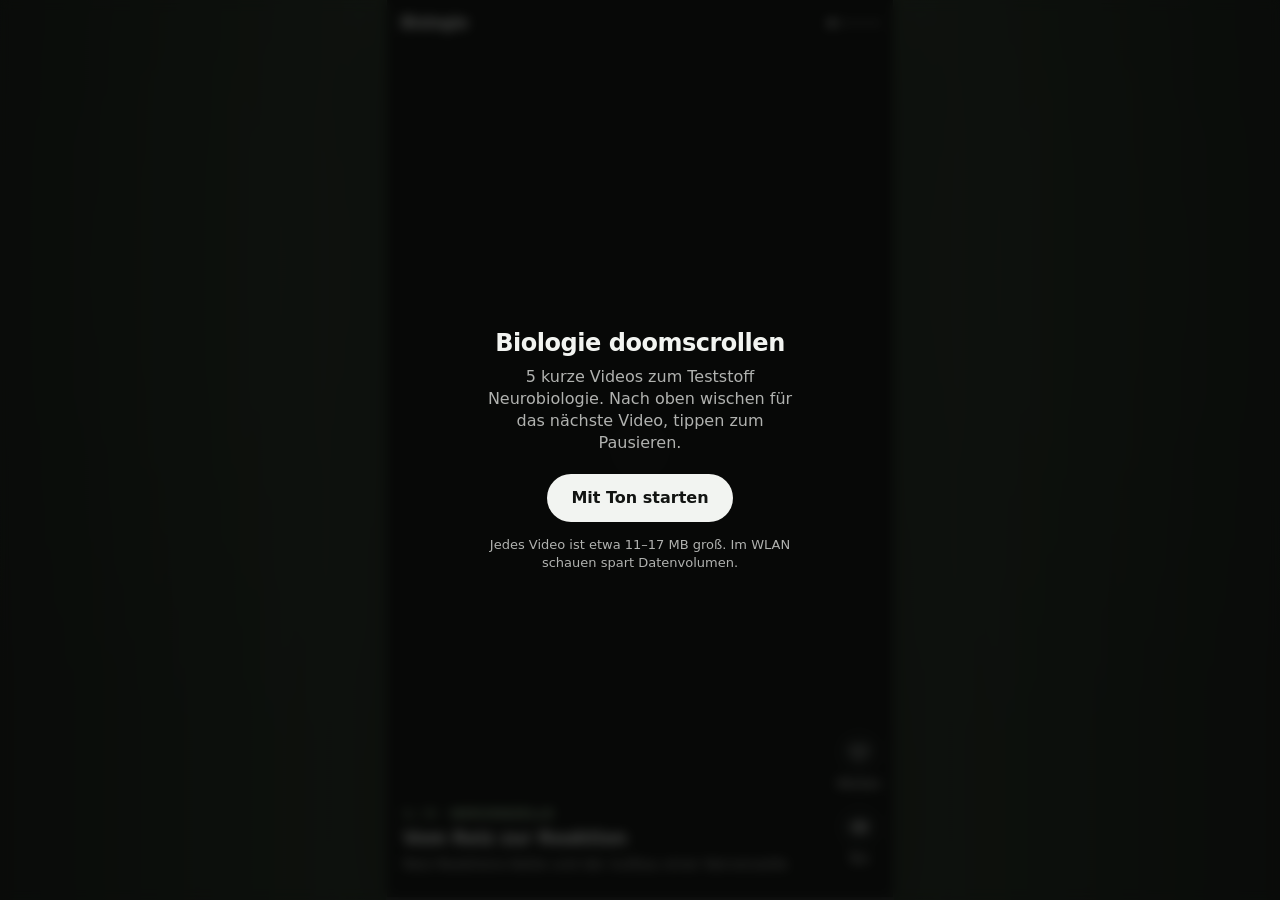
<file: subjects/biologie/pages/doomscrollen.html>
<!doctype html>
<html lang="de">
<head>
<meta charset="utf-8">
<meta name="viewport" content="width=device-width, initial-scale=1, viewport-fit=cover">
<title>Biologie doomscrollen</title>
<style>
:root {
  --bg: #0E100F; --text: #F2F4F1; --text-2: rgba(242,244,241,.72);
  --glass: rgba(14,16,15,.42); --glass-line: rgba(255,255,255,.14);
  --accent: #9DBF98; --like: #E8877D;
  --ease: cubic-bezier(.2,.7,.2,1);
  color-scheme: dark;
}
* { box-sizing: border-box; }
html, body { margin: 0; height: 100%; background: var(--bg); color: var(--text); }
body { font: 16px/22px -apple-system, BlinkMacSystemFont, "Segoe UI", Roboto, system-ui, sans-serif; overflow: hidden; }
button { font: inherit; color: inherit; }

.feed {
  height: 100vh; height: 100dvh; overflow-y: auto; scroll-snap-type: y mandatory;
  overscroll-behavior: contain; scrollbar-width: none;
}
.feed::-webkit-scrollbar { display: none; }
.slide {
  position: relative; height: 100vh; height: 100dvh; scroll-snap-align: start; scroll-snap-stop: always;
  display: grid; place-items: center; overflow: hidden;
  background: radial-gradient(120% 80% at 50% 30%, #1E2A1D 0%, var(--bg) 70%);
}
/* The video sits in a phone-shaped column; on a laptop the space beside it shows soft colour from the video */
.stage {
  position: relative; z-index: 1; height: 100%; width: min(100vw, calc(100dvh * 9 / 16));
  overflow: hidden; background: #000;
}
.stage video {
  width: 100%; height: 100%; object-fit: cover; background: transparent; display: block;
}
.amb { position: absolute; top: 0; bottom: 0; width: 50%; transition: background-color 1.2s linear; background-color: #1E2A1D; }
.amb.l { left: 0; -webkit-mask-image: linear-gradient(90deg, rgba(0,0,0,.55), rgba(0,0,0,.95) 85%); mask-image: linear-gradient(90deg, rgba(0,0,0,.55), rgba(0,0,0,.95) 85%); }
.amb.r { right: 0; -webkit-mask-image: linear-gradient(270deg, rgba(0,0,0,.55), rgba(0,0,0,.95) 85%); mask-image: linear-gradient(270deg, rgba(0,0,0,.55), rgba(0,0,0,.95) 85%); }
.slide::after {
  /* Darken towards the outer edges so the column stays the focus */
  content: ""; position: absolute; inset: 0; pointer-events: none;
  background: linear-gradient(90deg, rgba(0,0,0,.55), rgba(0,0,0,0) 30%, rgba(0,0,0,0) 70%, rgba(0,0,0,.55));
}
@media (min-aspect-ratio: 10/16) {
  .stage { box-shadow: 0 0 0 1px rgba(255,255,255,.06), 0 30px 80px rgba(0,0,0,.45); }
}

/* Placeholder shown until the video has a frame */
.ph {
  position: absolute; inset: 0; display: grid; place-items: center; pointer-events: none;
  transition: opacity .3s var(--ease);
}
.ph span {
  width: 54px; height: 54px; border-radius: 50%; display: grid; place-items: center;
  background: var(--glass); border: 1px solid var(--glass-line);
}
.ph svg { width: 22px; height: 22px; }
.slide.ready .ph { opacity: 0; }
.slide.loading .ph span { animation: pulse 1.2s var(--ease) infinite; }
@keyframes pulse { 50% { transform: scale(.9); opacity: .6; } }

/* Bottom text */
.info {
  position: absolute; left: 0; right: 0; bottom: 0; padding: 72px 76px calc(26px + env(safe-area-inset-bottom, 0px)) 16px;
  background: linear-gradient(to top, rgba(0,0,0,.62), rgba(0,0,0,0)); pointer-events: none;
}
.info .kicker { margin: 0 0 4px; font-size: 12px; line-height: 16px; font-weight: 600; letter-spacing: .06em; text-transform: uppercase; color: var(--accent); }
.info h2 { margin: 0 0 4px; font-size: 18px; line-height: 24px; letter-spacing: -0.01em; }
.info p { margin: 0; font-size: 14px; line-height: 20px; color: var(--text-2); }

/* Progress line */
.prog { position: absolute; left: 0; right: 0; bottom: 0; height: 3px; background: rgba(255,255,255,.16); }
.prog i { display: block; height: 100%; width: 0; background: var(--text); }

/* Side buttons */
.side {
  position: absolute; right: 10px; bottom: calc(34px + env(safe-area-inset-bottom, 0px));
  display: flex; flex-direction: column; gap: 14px; align-items: center;
}
.side button {
  width: 48px; display: flex; flex-direction: column; align-items: center; gap: 3px;
  background: none; border: 0; padding: 0; cursor: pointer; font-size: 12px; line-height: 14px; color: var(--text);
  -webkit-tap-highlight-color: transparent;
}
.side .ic {
  width: 44px; height: 44px; border-radius: 50%; display: grid; place-items: center;
  background: var(--glass); border: 1px solid var(--glass-line); backdrop-filter: blur(8px); -webkit-backdrop-filter: blur(8px);
  transition: transform .15s var(--ease);
}
.side button:active .ic { transform: scale(.9); }
.side svg { width: 22px; height: 22px; fill: none; stroke: currentColor; stroke-width: 2; stroke-linecap: round; stroke-linejoin: round; }
.side .liked .ic { color: var(--like); }
.side .liked svg { fill: currentColor; }

/* Top bar: counter */
.topbar {
  position: fixed; top: 0; left: 50%; transform: translateX(-50%); width: min(100vw, calc(100dvh * 9 / 16));
  z-index: 5; display: flex; justify-content: space-between; align-items: center;
  padding: calc(12px + env(safe-area-inset-top, 0px)) 14px 12px; pointer-events: none;
  background: linear-gradient(to bottom, rgba(0,0,0,.45), rgba(0,0,0,0));
}
.topbar b { font-size: 15px; letter-spacing: -0.01em; }
.dots { display: flex; gap: 5px; }
.dots i { width: 6px; height: 6px; border-radius: 50%; background: rgba(255,255,255,.35); transition: background .2s, transform .2s; }
.dots i.on { background: var(--text); transform: scale(1.2); }

/* Centre flash for play/pause */
.flash {
  position: absolute; left: 50%; top: 50%; width: 72px; height: 72px; margin: -36px 0 0 -36px; border-radius: 50%;
  display: grid; place-items: center; background: var(--glass); opacity: 0; pointer-events: none;
}
.flash svg { width: 30px; height: 30px; fill: var(--text); }
.flash.show { animation: flash .6s var(--ease); }
.slide.paused .flash { opacity: 1; animation: none; }
@keyframes flash { 0% { opacity: 1; transform: scale(.8); } 100% { opacity: 0; transform: scale(1.15); } }

/* Start overlay (browsers need one tap before sound can play) */
.start {
  position: fixed; inset: 0; z-index: 10; display: grid; place-items: center; text-align: center; padding: 24px;
  background: rgba(10,12,11,.72); backdrop-filter: blur(6px); -webkit-backdrop-filter: blur(6px);
}
.start.hide { display: none; }
.start-card { max-width: 320px; }
.start h1 { margin: 0 0 8px; font-size: 24px; line-height: 30px; letter-spacing: -0.02em; }
.start p { margin: 0 0 20px; color: var(--text-2); }
.start button {
  min-height: 48px; padding: 0 24px; border-radius: 999px; border: 0; cursor: pointer;
  background: var(--text); color: #121412; font-weight: 600;
}
.start .small { margin: 14px 0 0; font-size: 13px; line-height: 18px; }

/* End card */
.end { flex-direction: column; text-align: center; padding: 24px; }
.end-card { max-width: 320px; }
.end h2 { margin: 0 0 8px; font-size: 22px; line-height: 28px; }
.end p { margin: 0 0 20px; color: var(--text-2); }
.end button {
  min-height: 46px; padding: 0 20px; border-radius: 999px; border: 1px solid var(--glass-line); cursor: pointer;
  background: var(--glass); color: var(--text); font-weight: 600;
}

@media (prefers-reduced-motion: reduce) {
  *, *::before, *::after { animation: none !important; transition: none !important; }
}
</style>
</head>
<body>
<div class="topbar"><b>Biologie</b><div class="dots" id="dots"></div></div>
<main class="feed" id="feed"></main>

<div class="start" id="start">
  <div class="start-card">
    <h1>Biologie doomscrollen</h1>
    <p>5 kurze Videos zum Teststoff Neurobiologie. Nach oben wischen für das nächste Video, tippen zum Pausieren.</p>
    <button type="button" id="go">Mit Ton starten</button>
    <p class="small">Jedes Video ist etwa 11–17 MB groß. Im WLAN schauen spart Datenvolumen.</p>
  </div>
</div>

<script>
(function () {
  "use strict";

  var VIDEOS = [
    { src: "../videos/1-reiz-nervenzelle.mp4?v=4", topic: "Nervenzelle", title: "Vom Reiz zur Reaktion", text: "Reiz-Reaktions-Kette und der Aufbau einer Nervenzelle" },
    { src: "../videos/2-ruhe-aktionspotenzial.mp4?v=4", topic: "Erregung", title: "Ruhe- und Aktionspotenzial", text: "–70 mV, Natrium-Kalium-Pumpe und die fünf Phasen" },
    { src: "../videos/3-saltatorisch-ms.mp4?v=4", topic: "Erregungsleitung", title: "Saltatorisch und Multiple Sklerose", text: "Von Schnürring zu Schnürring, und was bei MS passiert" },
    { src: "../videos/4-synapse-gifte.mp4?v=4", topic: "Synapse", title: "Synapse und Synapsengifte", text: "Transmitter, Krampf oder Lähmung" },
    { src: "../videos/5-auge-farbsehen.mp4?v=4", topic: "Auge", title: "Auge und Farbsehen", text: "Netzhaut, Stäbchen und Zapfen, additive Lichtmischung" }
  ];

  var STORE = "biologie-doomscrollen-v1";
  function load() { try { return JSON.parse(localStorage.getItem(STORE)) || {}; } catch (e) { return {}; } }
  function save(s) { try { localStorage.setItem(STORE, JSON.stringify(s)); } catch (e) {} }
  var state = load(); state.likes = state.likes || {};

  var ICON = {
    play: '<svg viewBox="0 0 24 24"><path d="M8 5v14l11-7z"/></svg>',
    pause: '<svg viewBox="0 0 24 24"><path d="M7 5h4v14H7zM13 5h4v14h-4z"/></svg>',
    heart: '<svg viewBox="0 0 24 24"><path d="M12 20s-7-4.4-9-9a5 5 0 0 1 9-3 5 5 0 0 1 9 3c-2 4.6-9 9-9 9z"/></svg>',
    sound: '<svg viewBox="0 0 24 24"><path d="M4 9v6h4l5 4V5L8 9zM16 9a4 4 0 0 1 0 6M18.5 6.5a8 8 0 0 1 0 11"/></svg>',
    mute: '<svg viewBox="0 0 24 24"><path d="M4 9v6h4l5 4V5L8 9zM17 9l5 6M22 9l-5 6"/></svg>'
  };

  var feed = document.getElementById("feed");
  var dots = document.getElementById("dots");
  var muted = false, started = false, current = -1;

  VIDEOS.forEach(function (v, n) {
    var s = document.createElement("section");
    s.className = "slide";
    s.dataset.i = n;
    s.innerHTML =
      '<div class="amb l"></div><div class="amb r"></div><div class="stage">' +
      '<video playsinline preload="none" src="' + v.src + '#t=0.1" aria-label="' + v.title + '"></video>' +
      '<div class="ph"><span>' + ICON.play + "</span></div>" +
      '<div class="flash">' + ICON.pause + "</div>" +
      '<div class="info"><p class="kicker">' + (n + 1) + " / " + VIDEOS.length + " · " + v.topic + "</p><h2>" + v.title + "</h2><p>" + v.text + "</p></div>" +
      '<div class="side">' +
        '<button type="button" class="like' + (state.likes[n] ? " liked" : "") + '" aria-pressed="' + !!state.likes[n] + '" aria-label="Gefällt mir"><span class="ic">' + ICON.heart + "</span><span>Merken</span></button>" +
        '<button type="button" class="snd" aria-label="Ton an oder aus"><span class="ic">' + ICON.sound + "</span><span>Ton</span></button>" +
      "</div>" +
      '<div class="prog"><i></i></div></div>';
    feed.appendChild(s);
    var d = document.createElement("i"); dots.appendChild(d);
  });

  var end = document.createElement("section");
  end.className = "slide end";
  end.innerHTML = '<div class="end-card"><h2>Alle 5 geschafft</h2><p>Jetzt im Biologie-Trainer testen, ob alles sitzt.</p>' +
    '<button type="button" id="restart">' + "Von vorne" + "</button></div>";
  feed.appendChild(end);

  var slides = [].slice.call(feed.querySelectorAll(".slide[data-i]"));
  var videos = slides.map(function (s) { return s.querySelector("video"); });

  // Side colours: read the left and right edge of the current frame from a tiny canvas
  var cv = document.createElement("canvas"); cv.width = 6; cv.height = 10;
  var cx = cv.getContext("2d", { willReadFrequently: true });
  function edge(data, x) {
    var r = 0, g = 0, b = 0;
    for (var y = 0; y < cv.height; y++) { var k = (y * cv.width + x) * 4; r += data[k]; g += data[k + 1]; b += data[k + 2]; }
    // Darker and calmer than the frame itself
    return "rgb(" + Math.round(r / cv.height * .55) + "," + Math.round(g / cv.height * .55) + "," + Math.round(b / cv.height * .55) + ")";
  }
  function tint(n) {
    var v = videos[n];
    if (!v || v.readyState < 2 || window.innerWidth / window.innerHeight < 10 / 16) return;
    try {
      cx.drawImage(v, 0, 0, cv.width, cv.height);
      var d = cx.getImageData(0, 0, cv.width, cv.height).data;
      slides[n].querySelector(".amb.l").style.backgroundColor = edge(d, 0);
      slides[n].querySelector(".amb.r").style.backgroundColor = edge(d, cv.width - 1);
    } catch (e) {}
  }
  setInterval(function () { if (current >= 0 && !videos[current].paused) tint(current); }, 1000);

  videos.forEach(function (v, n) {
    var s = slides[n], bar = s.querySelector(".prog i");
    v.addEventListener("loadeddata", function () { s.classList.add("ready"); s.classList.remove("loading"); tint(n); });
    v.addEventListener("seeked", function () { tint(n); });
    v.addEventListener("waiting", function () { s.classList.add("loading"); });
    v.addEventListener("playing", function () { s.classList.remove("loading", "paused"); s.classList.add("ready"); });
    v.addEventListener("timeupdate", function () { if (v.duration) bar.style.width = (100 * v.currentTime / v.duration) + "%"; });
    v.addEventListener("ended", function () {
      // Go on to the next video by itself, like a feed
      var next = slides[n + 1] || end;
      next.scrollIntoView({ behavior: "smooth" });
    });
    s.addEventListener("click", function (e) {
      if (e.target.closest(".side")) return;
      if (!started) return;
      var f = s.querySelector(".flash");
      if (v.paused) { v.play(); s.classList.remove("paused"); f.innerHTML = ICON.play; }
      else { v.pause(); s.classList.add("paused"); f.innerHTML = ICON.pause; }
      f.classList.remove("show"); void f.offsetWidth; f.classList.add("show");
    });
    s.querySelector(".like").addEventListener("click", function () {
      state.likes[n] = !state.likes[n]; save(state);
      this.classList.toggle("liked", state.likes[n]); this.setAttribute("aria-pressed", state.likes[n]);
    });
    s.querySelector(".snd").addEventListener("click", function () { setMuted(!muted); });
  });

  function setMuted(m) {
    muted = m;
    videos.forEach(function (v) { v.muted = m; });
    slides.forEach(function (s) {
      var b = s.querySelector(".snd");
      b.querySelector(".ic").innerHTML = m ? ICON.mute : ICON.sound;
      b.querySelector("span:last-child").textContent = m ? "Stumm" : "Ton";
    });
  }

  function activate(n) {
    if (n === current) return;
    current = n;
    [].forEach.call(dots.children, function (d, k) { d.classList.toggle("on", k === n); });
    videos.forEach(function (v, k) {
      if (k === n) return;
      if (!v.paused) v.pause();
    });
    if (n < 0) return;
    var v = videos[n];
    v.preload = "auto";
    // Warm up the next one a little so swiping feels quick
    if (videos[n + 1]) videos[n + 1].preload = "metadata";
    if (!started) return;
    slides[n].classList.remove("paused");
    if (v.ended) v.currentTime = 0;
    v.muted = muted;
    var p = v.play();
    if (p && p.catch) p.catch(function () {
      // Sound blocked: play muted instead
      setMuted(true); v.play().catch(function () {});
    });
  }

  if ("IntersectionObserver" in window) {
    var io = new IntersectionObserver(function (entries) {
      entries.forEach(function (e) {
        if (!e.isIntersecting || e.intersectionRatio < 0.6) return;
        var i = e.target.dataset.i;
        activate(i === undefined ? -1 : Number(i));
      });
    }, { root: feed, threshold: [0.6] });
    slides.concat(end).forEach(function (s) { io.observe(s); });
  }

  videos[0].preload = "metadata";

  document.getElementById("go").addEventListener("click", function () {
    started = true;
    document.getElementById("start").classList.add("hide");
    var n = current < 0 ? 0 : current; current = -1; activate(n);
  });
  document.getElementById("restart").addEventListener("click", function () {
    videos.forEach(function (v) { v.currentTime = 0; });
    slides[0].scrollIntoView({ behavior: "smooth" });
  });

  // Keyboard on desktop: arrows to switch, space to pause
  document.addEventListener("keydown", function (e) {
    if (!started) return;
    var all = slides.concat(end), idx = current < 0 ? all.length - 1 : current;
    if (e.key === "ArrowDown" || e.key === "PageDown") { e.preventDefault(); (all[idx + 1] || all[idx]).scrollIntoView({ behavior: "smooth" }); }
    else if (e.key === "ArrowUp" || e.key === "PageUp") { e.preventDefault(); (all[idx - 1] || all[idx]).scrollIntoView({ behavior: "smooth" }); }
    else if (e.key === " " && current >= 0) { e.preventDefault(); slides[current].click(); }
  });
})();
</script>
</body>
</html>
</file>
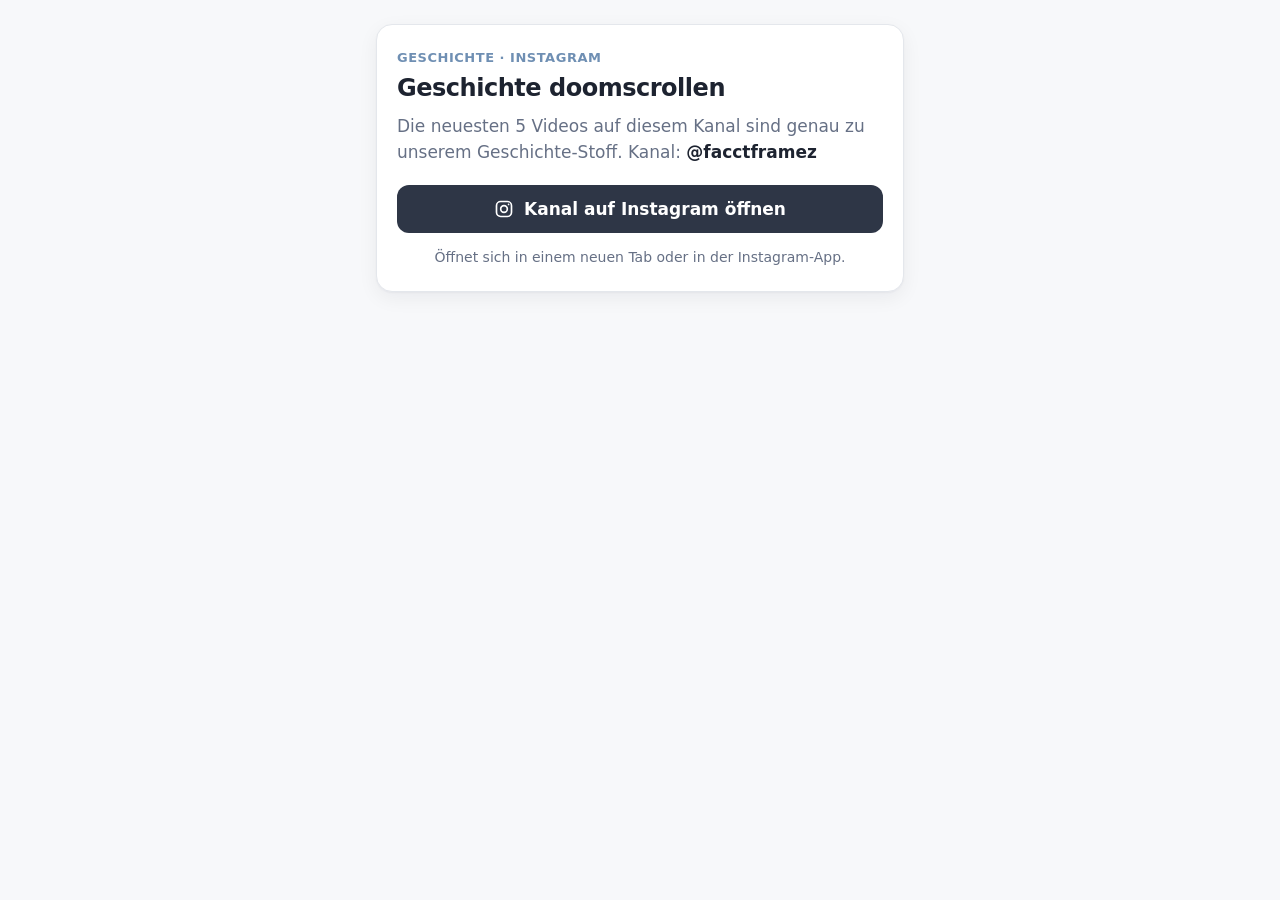
<file: subjects/geschichte/pages/doomscrollen.html>
<!doctype html>
<html lang="de">
<head>
<meta charset="utf-8">
<meta name="viewport" content="width=device-width, initial-scale=1, viewport-fit=cover">
<title>Geschichte doomscrollen</title>
<style>
:root {
  --bg: #F7F8FA; --surface: #FFFFFF; --surface-2: #F0F2F5;
  --border: #E4E7EC; --border-strong: #D0D5DD;
  --text: #1D2330; --text-2: #667085;
  --primary: #2E3646; --on-primary: #FFFFFF;
  --accent: #7BA696; --accent-soft: #EAF2EE; --on-accent-soft: #2F5446;
  --tint: #6F8FB3; --tint-soft: #E9EFF6;
  --success: #3E8E66; --error: #C8564B;
  --success-bg: rgba(62,142,102,.10); --error-bg: rgba(200,86,75,.08);
  --shadow: 0 1px 2px rgba(16,24,40,.04), 0 6px 20px rgba(16,24,40,.06);
  --ease: cubic-bezier(.2,.7,.2,1);
  color-scheme: light;
}
@media (prefers-color-scheme: dark) {
  :root:not([data-theme="light"]) {
    --bg: #111317; --surface: #181B21; --surface-2: #20242B;
    --border: #2A2F37; --border-strong: #3A404A;
    --text: #ECEEF2; --text-2: #9AA1AD;
    --primary: #A9CDBD; --on-primary: #12201A;
    --accent: #8DB8A6; --accent-soft: #1C2A25; --on-accent-soft: #CFE5DA;
    --tint: #8FA9C8; --tint-soft: #1E2733;
    --success: #6CC497; --error: #E8877D;
    --success-bg: rgba(108,196,151,.14); --error-bg: rgba(232,135,125,.14);
    --shadow: 0 1px 2px rgba(0,0,0,.3), 0 6px 20px rgba(0,0,0,.25);
    color-scheme: dark;
  }
}
:root[data-theme="dark"] {
  --bg: #111317; --surface: #181B21; --surface-2: #20242B;
  --border: #2A2F37; --border-strong: #3A404A;
  --text: #ECEEF2; --text-2: #9AA1AD;
  --primary: #A9CDBD; --on-primary: #12201A;
  --accent: #8DB8A6; --accent-soft: #1C2A25; --on-accent-soft: #CFE5DA;
  --tint: #8FA9C8; --tint-soft: #1E2733;
  --success: #6CC497; --error: #E8877D;
  --success-bg: rgba(108,196,151,.14); --error-bg: rgba(232,135,125,.14);
  --shadow: 0 1px 2px rgba(0,0,0,.3), 0 6px 20px rgba(0,0,0,.25);
  color-scheme: dark;
}
* { box-sizing: border-box; }
html { -webkit-text-size-adjust: 100%; }
body {
  margin: 0; background: var(--bg); color: var(--text);
  font: 17px/26px -apple-system, BlinkMacSystemFont, "Segoe UI", Roboto, system-ui, sans-serif;
}
main {
  max-width: 560px; margin: 0 auto;
  padding: 24px 16px calc(32px + env(safe-area-inset-bottom, 0px));
}
.card {
  background: var(--surface); border: 1px solid var(--border); border-radius: 16px;
  box-shadow: var(--shadow); padding: 24px 20px;
}
.kicker { margin: 0 0 6px; font-size: 13px; line-height: 18px; font-weight: 600; letter-spacing: .04em; text-transform: uppercase; color: var(--tint); }
h1 { margin: 0 0 10px; font-size: 24px; line-height: 30px; letter-spacing: -0.02em; }
p { margin: 0 0 20px; color: var(--text-2); }
.handle { color: var(--text); font-weight: 600; }
.btn {
  display: flex; align-items: center; justify-content: center; gap: 10px;
  min-height: 48px; padding: 0 18px; border-radius: 12px;
  background: var(--primary); color: var(--on-primary);
  font: inherit; font-weight: 600; text-decoration: none;
  transition: transform .15s var(--ease), opacity .15s var(--ease);
}
.btn:hover { opacity: .92; }
.btn:active { transform: scale(.98); }
.btn svg { width: 20px; height: 20px; flex: none; }
.note { margin: 14px 0 0; font-size: 14px; line-height: 20px; color: var(--text-2); text-align: center; }
</style>
</head>
<body>
<main>
  <div class="card">
    <p class="kicker">Geschichte · Instagram</p>
    <h1>Geschichte doomscrollen</h1>
    <p>Die neuesten 5 Videos auf diesem Kanal sind genau zu unserem Geschichte-Stoff. Kanal: <span class="handle">@facctframez</span></p>
    <a class="btn" href="https://www.instagram.com/facctframez/" target="_blank" rel="noopener">
      <svg viewBox="0 0 24 24" fill="none" stroke="currentColor" stroke-width="2" stroke-linecap="round" stroke-linejoin="round" aria-hidden="true"><rect x="3" y="3" width="18" height="18" rx="5"/><circle cx="12" cy="12" r="4"/><circle cx="17.5" cy="6.5" r="1" fill="currentColor" stroke="none"/></svg>
      Kanal auf Instagram öffnen
    </a>
    <p class="note">Öffnet sich in einem neuen Tab oder in der Instagram-App.</p>
  </div>
</main>
</body>
</html>
</file>
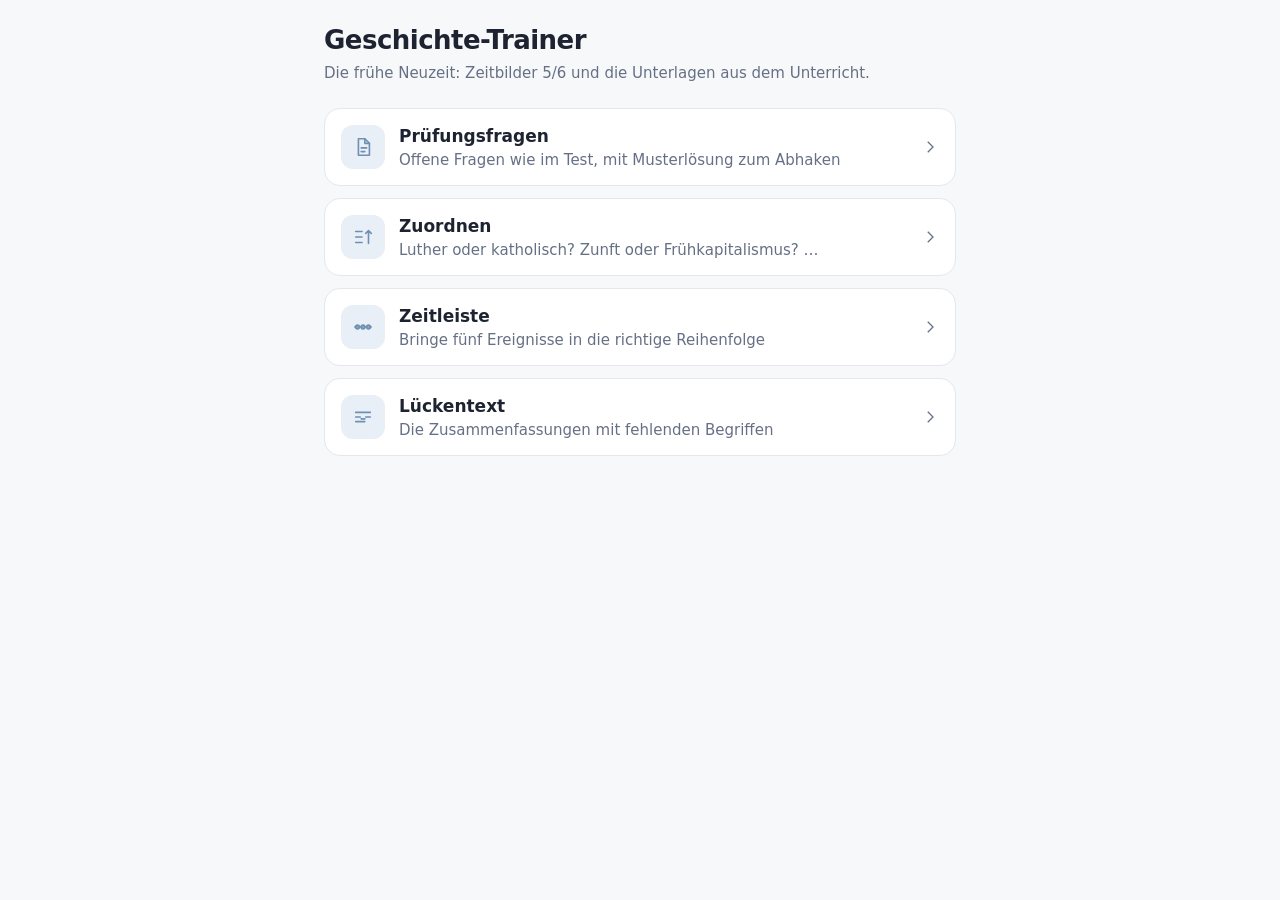
<file: subjects/geschichte/pages/geschichte-trainer.html>
<!doctype html>
<html lang="de">
<head>
<meta charset="utf-8">
<meta name="viewport" content="width=device-width, initial-scale=1, viewport-fit=cover">
<title>Geschichte-Trainer</title>
<style>
:root {
  --bg: #F7F8FA; --surface: #FFFFFF; --surface-2: #F0F2F5;
  --border: #E4E7EC; --border-strong: #D0D5DD;
  --text: #1D2330; --text-2: #667085;
  --primary: #2E3646; --on-primary: #FFFFFF;
  --accent: #7BA696; --accent-soft: #EAF2EE; --on-accent-soft: #2F5446;
  --tint: #6F8FB3; --tint-soft: #E9EFF6;
  --success: #3E8E66; --error: #C8564B;
  --success-bg: rgba(62,142,102,.10); --error-bg: rgba(200,86,75,.08);
  --shadow: 0 1px 2px rgba(16,24,40,.04), 0 6px 20px rgba(16,24,40,.06);
  --ease: cubic-bezier(.2,.7,.2,1);
  color-scheme: light;
}
@media (prefers-color-scheme: dark) {
  :root:not([data-theme="light"]) {
    --bg: #111317; --surface: #181B21; --surface-2: #20242B;
    --border: #2A2F37; --border-strong: #3A404A;
    --text: #ECEEF2; --text-2: #9AA1AD;
    --primary: #A9CDBD; --on-primary: #12201A;
    --accent: #8DB8A6; --accent-soft: #1C2A25; --on-accent-soft: #CFE5DA;
    --tint: #8FA9C8; --tint-soft: #1E2733;
    --success: #6CC497; --error: #E8877D;
    --success-bg: rgba(108,196,151,.14); --error-bg: rgba(232,135,125,.14);
    --shadow: 0 1px 2px rgba(0,0,0,.3), 0 6px 20px rgba(0,0,0,.25);
    color-scheme: dark;
  }
}
:root[data-theme="dark"] {
  --bg: #111317; --surface: #181B21; --surface-2: #20242B;
  --border: #2A2F37; --border-strong: #3A404A;
  --text: #ECEEF2; --text-2: #9AA1AD;
  --primary: #A9CDBD; --on-primary: #12201A;
  --accent: #8DB8A6; --accent-soft: #1C2A25; --on-accent-soft: #CFE5DA;
  --tint: #8FA9C8; --tint-soft: #1E2733;
  --success: #6CC497; --error: #E8877D;
  --success-bg: rgba(108,196,151,.14); --error-bg: rgba(232,135,125,.14);
  --shadow: 0 1px 2px rgba(0,0,0,.3), 0 6px 20px rgba(0,0,0,.25);
  color-scheme: dark;
}
* { box-sizing: border-box; }
html { -webkit-text-size-adjust: 100%; }
body {
  margin: 0; background: var(--bg); color: var(--text);
  font: 17px/26px -apple-system, BlinkMacSystemFont, "Segoe UI", Roboto, system-ui, sans-serif;
}
main {
  max-width: 680px; margin: 0 auto;
  padding: 16px 16px calc(32px + env(safe-area-inset-bottom, 0px));
}
@media (min-width: 640px) { main { padding-left: 24px; padding-right: 24px; } }
h1, h2 { letter-spacing: -0.02em; margin: 0; }
h1 { font-size: 26px; line-height: 32px; }
h2 { font-size: 20px; line-height: 28px; }
p { margin: 0; }
.muted { color: var(--text-2); }
.small { font-size: 15px; line-height: 22px; }
.xs { font-size: 13px; line-height: 18px; }
.label { font-size: 13px; line-height: 18px; font-weight: 600; letter-spacing: .06em; text-transform: uppercase; color: var(--text-2); }
button { font: inherit; color: inherit; }
.stack > * + * { margin-top: 16px; }
.rise { animation: rise 320ms var(--ease) both; animation-delay: calc(var(--i, 0) * 60ms); }
@keyframes rise { from { opacity: 0; transform: translateY(10px); } to { opacity: 1; transform: none; } }
@keyframes pop { 50% { transform: scale(1.03); } }
@keyframes shake { 20%, 60% { transform: translateX(-4px); } 40%, 80% { transform: translateX(4px); } }

/* Home */
.intro { margin: 8px 0 24px; }
.intro p { margin-top: 6px; }
.rows { list-style: none; margin: 0; padding: 0; display: grid; gap: 12px; }
.row {
  width: 100%; min-height: 76px; display: flex; align-items: center; gap: 14px;
  padding: 14px 16px; text-align: left; cursor: pointer;
  background: var(--surface); border: 1px solid var(--border); border-radius: 16px;
  transition: transform 160ms var(--ease), box-shadow 160ms var(--ease), border-color 160ms;
}
.row:hover { border-color: var(--border-strong); box-shadow: var(--shadow); transform: translateY(-1px); }
.row:active { transform: scale(.99); }
.tile {
  flex: none; width: 44px; height: 44px; border-radius: 12px;
  display: grid; place-items: center; background: var(--tint-soft); color: var(--tint);
}
.tile svg { width: 22px; height: 22px; fill: none; stroke: currentColor; stroke-width: 1.75; stroke-linecap: round; stroke-linejoin: round; }
.row-text { flex: 1; min-width: 0; }
.row-text strong { display: block; font-weight: 600; }
.row-text span { display: block; color: var(--text-2); font-size: 15px; line-height: 22px; }
.chip {
  flex: none; font-size: 13px; line-height: 18px; padding: 3px 10px; border-radius: 999px;
  background: var(--accent-soft); color: var(--on-accent-soft); font-weight: 600;
}
.chev { flex: none; width: 18px; height: 18px; color: var(--text-2); fill: none; stroke: currentColor; stroke-width: 1.75; }

/* Session chrome */
.top { display: flex; align-items: center; gap: 8px; margin-bottom: 16px; }
.back {
  display: inline-flex; align-items: center; gap: 4px; min-height: 44px; padding: 0 12px 0 6px;
  border: 0; background: none; color: var(--text-2); cursor: pointer; border-radius: 999px;
}
.back:hover { background: var(--surface-2); color: var(--text); }
.back svg { width: 20px; height: 20px; fill: none; stroke: currentColor; stroke-width: 1.75; }
.top .count { margin-left: auto; color: var(--text-2); font-size: 15px; }
.bar { height: 6px; background: var(--surface-2); border-radius: 999px; overflow: hidden; margin-bottom: 24px; }
.bar i { display: block; height: 100%; background: var(--tint); border-radius: 999px; transition: width 300ms var(--ease); }

.card {
  background: var(--surface); border: 1px solid var(--border); border-radius: 22px;
  padding: 24px 20px; box-shadow: var(--shadow);
}
.card h2 { margin-top: 6px; }

.btn {
  display: inline-flex; align-items: center; justify-content: center; gap: 8px;
  min-height: 52px; padding: 0 24px; border-radius: 999px; cursor: pointer;
  border: 1px solid transparent; font-weight: 600;
  transition: transform 120ms var(--ease), background 160ms, border-color 160ms;
}
.btn:active { transform: scale(.98); }
.btn-primary { background: var(--primary); color: var(--on-primary); }
.btn-secondary { background: var(--surface); border-color: var(--border); }
.btn-secondary:hover { border-color: var(--border-strong); }
.btn:disabled { opacity: .45; cursor: default; }
.actions { display: flex; flex-wrap: wrap; gap: 12px; margin-top: 24px; }
.actions .btn { flex: 1 1 160px; }
:focus-visible { outline: 3px solid var(--primary); outline-offset: 2px; }

/* Filter chips */
.filters { display: flex; gap: 8px; overflow-x: auto; padding-bottom: 4px; margin: 0 -16px 20px; padding-left: 16px; padding-right: 16px; scrollbar-width: none; }
.filters::-webkit-scrollbar { display: none; }
.filter {
  flex: none; min-height: 40px; padding: 0 14px; border-radius: 999px; cursor: pointer;
  border: 1px solid var(--border); background: var(--surface); font-size: 15px;
}
.filter[aria-pressed="true"] { background: var(--primary); color: var(--on-primary); border-color: var(--primary); }

/* Exam questions */
textarea {
  width: 100%; min-height: 120px; margin-top: 16px; padding: 12px 14px; resize: vertical;
  font: inherit; color: var(--text); background: var(--bg);
  border: 1px solid var(--border); border-radius: 12px;
}
textarea:focus { outline: none; border-color: var(--primary); }
.points { list-style: none; margin: 16px 0 0; padding: 0; display: grid; gap: 8px; }
.point {
  display: flex; gap: 12px; align-items: flex-start; padding: 12px 14px; cursor: pointer;
  border: 1px solid var(--border); border-radius: 12px; background: var(--bg);
  animation: rise 280ms var(--ease) both; animation-delay: calc(var(--i, 0) * 50ms);
}
.point input { flex: none; width: 20px; height: 20px; margin: 3px 0 0; accent-color: var(--success); }
.point:has(input:checked) { border-color: var(--success); background: var(--success-bg); }
.hint { margin-top: 12px; }

/* Sorting */
.item {
  min-height: 140px; display: grid; place-items: center; text-align: center;
  font-size: 22px; line-height: 30px; font-weight: 700; letter-spacing: -0.01em;
  animation: rise 300ms var(--ease) both;
}
.item.ok { border-color: var(--success); background: var(--success-bg); animation: pop 300ms var(--ease); }
.item.bad { border-color: var(--error); background: var(--error-bg); animation: shake 320ms var(--ease); }
.cats { display: grid; grid-template-columns: 1fr 1fr; gap: 12px; margin-top: 16px; }
.cat {
  min-height: 64px; padding: 10px 12px; border-radius: 16px; cursor: pointer; font-weight: 600;
  border: 1px solid var(--border-strong); background: var(--surface); line-height: 22px;
  transition: transform 120ms var(--ease), border-color 160ms;
}
.cat:hover { border-color: var(--primary); }
.cat:active { transform: scale(.98); }
.cat.right { border-color: var(--success); background: var(--success-bg); }
.cat.wrong { border-color: var(--error); background: var(--error-bg); }
.feedback { margin-top: 16px; padding: 12px 14px; border-radius: 12px; font-size: 15px; line-height: 22px; animation: rise 240ms var(--ease) both; }
.feedback.ok { background: var(--success-bg); color: var(--text); }
.feedback.bad { background: var(--error-bg); color: var(--text); }
.feedback strong { color: var(--success); }
.feedback.bad strong { color: var(--error); }

/* Timeline */
.pool, .order { display: grid; gap: 8px; }
.ev {
  width: 100%; min-height: 56px; padding: 10px 14px; text-align: left; cursor: pointer;
  border: 1px solid var(--border); border-radius: 12px; background: var(--surface);
  display: flex; gap: 12px; align-items: center; line-height: 22px;
  animation: rise 260ms var(--ease) both; animation-delay: calc(var(--i, 0) * 40ms);
}
.ev:hover { border-color: var(--border-strong); }
.ev .n {
  flex: none; width: 28px; height: 28px; border-radius: 999px; display: grid; place-items: center;
  background: var(--surface-2); color: var(--text-2); font-size: 13px; font-weight: 700;
}
.order .ev .n { background: var(--tint-soft); color: var(--tint); }
.ev .yr { margin-left: auto; font-weight: 700; color: var(--text-2); font-size: 15px; white-space: nowrap; }
.ev.ok { border-color: var(--success); background: var(--success-bg); }
.ev.bad { border-color: var(--error); background: var(--error-bg); }
.empty { padding: 14px; border: 1px dashed var(--border-strong); border-radius: 12px; color: var(--text-2); font-size: 15px; text-align: center; }

/* Gap text */
.gaptext { font-size: 18px; line-height: 36px; }
.gap {
  display: inline-block; min-width: 92px; min-height: 32px; margin: 0 2px; padding: 0 10px;
  border: 0; border-bottom: 2px solid var(--border-strong); border-radius: 6px 6px 0 0;
  background: var(--surface-2); cursor: pointer; line-height: 32px; vertical-align: baseline;
  font-weight: 600;
}
.gap.sel { border-bottom-color: var(--primary); background: var(--tint-soft); }
.gap.ok { border-bottom-color: var(--success); background: var(--success-bg); }
.gap.bad { border-bottom-color: var(--error); background: var(--error-bg); }
.gap .fix { display: block; font-size: 13px; line-height: 16px; color: var(--success); font-weight: 600; padding-bottom: 2px; }
.bank { display: flex; flex-wrap: wrap; gap: 8px; margin-top: 20px; }
.word {
  min-height: 44px; padding: 0 14px; border-radius: 999px; cursor: pointer;
  border: 1px solid var(--border-strong); background: var(--surface); font-size: 16px;
  transition: opacity 160ms, transform 120ms var(--ease);
}
.word:active { transform: scale(.97); }
.word.used { opacity: .3; pointer-events: none; }

/* Results */
.score { font-size: 44px; line-height: 48px; font-weight: 700; letter-spacing: -0.03em; }
.review { list-style: none; margin: 16px 0 0; padding: 0; display: grid; gap: 8px; }
.review li { padding: 12px 14px; border-radius: 12px; background: var(--surface); border: 1px solid var(--border); font-size: 15px; line-height: 22px; }
.review li b { display: block; }

@media (prefers-reduced-motion: reduce) {
  *, *::before, *::after { animation: none !important; transition: none !important; }
}
</style>
</head>
<body>
<main id="app" aria-live="polite"></main>

<script>
(function () {
  "use strict";

  // ---------- Content (Zeitbilder 5/6 und Unterlagen von eduvidual) ----------
  var TOPICS = ["Humanismus", "Frühkapitalismus", "Reformation", "Entdeckungen", "Bauernkriege", "Dreißigjähriger Krieg"];

  // Prüfungsfragen im Stil der Erwartungshorizonte: [Stoffgebiet 0–5, Frage, [Punkte der Musterlösung]]
  var EXAM = [
    [0, "Erläutere, warum die Jahre 1453, 1492 und 1517 als Wendepunkte zur Frühen Neuzeit gelten.", [
      "1453: Die Osmanen erobern Konstantinopel; geflüchtete Lehrer verbreiten Altgriechisch im Westen.",
      "1492: Kolumbus erreicht Amerika; Europäer beherrschen und beuten riesige fremde Länder aus.",
      "1517: Luthers Thesen lösen die Reformation aus: Reformation statt Reform, Glaubenskrieg statt Glaubenseinheit."]],
    [0, "Vergleiche Kultur und Bildung im Mittelalter mit der Frühen Neuzeit.", [
      "Mittelalter: Blick aufs Jenseits; Bildung fast nur in Kloster- und Domschulen.",
      "Frühe Neuzeit: Humanismus und Diesseitsorientierung, Mensch und Natur stehen im Mittelpunkt.",
      "Private Schulen breiten sich aus.",
      "Der Buchdruck wird zum Massenmedium."]],
    [0, "Vergleiche Wirtschaft, Politik und Religion im Mittelalter mit der Frühen Neuzeit.", [
      "Mittelalter: Feudalsystem, Ausbeutung der Bauern, Machtkampf Papst gegen Kaiser, unhinterfragte Autorität der Kirche.",
      "Frühe Neuzeit: Aufschwung der Städte, neuer Unternehmertyp (Frühkapitalismus), Geburtsstunde des Bankwesens.",
      "Mehr Produktivität durch technische Erfindungen.",
      "Kaiser und Papst verlieren Macht, die Landesfürsten werden stärker; Kampf gegen Missstände in der Kirche."]],
    [0, "Wie unterscheidet sich das Menschenbild der Renaissance vom Mittelalter? Verwende die Begriffe „Individuum“ und „ad fontes“.", [
      "Wandel von der Jenseits- zur Diesseitsorientierung.",
      "Der Mensch ist nicht mehr nur sterbliche Hülle, sondern Ebenbild Gottes; Sinnlichkeit und Lebenslust werden bejaht.",
      "Das Individuum wird für Schaffenskraft und Originalität geschätzt: Künstler signieren ihre Werke.",
      "„ad fontes“ (zurück zu den Quellen): Rückbesinnung auf die antiken Originale."]],
    [0, "Beschreibe die Leistungen von Brunelleschi, Leonardo da Vinci und Donatello.", [
      "Brunelleschi: verhalf der Zentralperspektive zum Durchbruch; baute die Kuppel des Doms in Florenz (1436) nach altrömischem Vorbild.",
      "Leonardo da Vinci: Künstler und Universalgelehrter, Erfinder neuer Waffen, Anatomiestudien.",
      "Donatello: Bronzeskulptur „David“, die erste Aktplastik seit der Antike."]],
    [0, "Stelle das geozentrische dem heliozentrischen Weltbild gegenüber. Warum verurteilte die Kirche es 1616, und warum ist 1616 ein Wendepunkt?", [
      "Geozentrisch: Die Erde ist der Mittelpunkt des Kosmos.",
      "Heliozentrisch: Die Sonne steht im Mittelpunkt; die Erde ist einer von mehreren Planeten (Kepler: Ellipsenbahnen).",
      "Die Kirche nannte es „formell häretisch“, weil es teilweise der Bibel widerspricht.",
      "Statt der Theologie („Königin der Wissenschaft“) setzen sich nun die empirischen Naturwissenschaften durch (Kopernikus, Kepler, Galilei)."]],
    [0, "Nimm Stellung: „Humanismus und Renaissance brachten eine Befreiung des Geistes für alle Menschen in Europa.“", [
      "Über 90 % der Menschen konnten weiterhin nicht lesen und schreiben.",
      "Bildung blieb einem kleinen, elitären Kreis (reiche Bürger, Adelige) vorbehalten.",
      "Für diese Oberschicht stimmt die Aussage: neue Spielräume und viel mehr Bildung.",
      "Fazit: eine Bewegung einer Elite, die aber den Grundstein für den langfristigen Wandel Europas legte."]],

    [0, "Gutenberg musste für den Buchdruck gleich mehrere Dinge erfinden. Nenne und beschreibe sie.", [
      "Bewegliche Lettern aus Metall, die man immer neu zusammensetzen kann.",
      "Ein Handgießinstrument, um viele gleiche Lettern schnell zu gießen.",
      "Eine Druckerpresse nach dem Vorbild der Weinpresse.",
      "Eine ölhaltige Druckerfarbe, die auf Metall hält.",
      "Folge: Bücher und Flugschriften wurden billig und verbreiteten neue Ideen rasch."]],
    [0, "Wie verband Leonardo da Vinci Kunst und Naturbeobachtung?", [
      "Er vermaß ideale Körperproportionen genau („Formel für Schönheit“).",
      "Er sezierte selbst Leichen, um die Anatomie exakt zu zeichnen.",
      "Er orientierte Erfindungen an der Natur (z. B. Fallschirm, Flugmaschinen).",
      "Seine Stärke: fremde Ideen weiterentwickeln; wegen der Kriege in Italien waren seine Waffenentwürfe gefragt."]],

    [1, "Erkläre, warum Italien als Wiege des modernen Geld- und Kreditwesens gilt.", [
      "„Internationale“ Goldmünzen (Florentiner, Dukaten).",
      "Geldwechsler an ihrem Tisch (banca), daher das Wort „Bank“.",
      "Wechselbriefe ermöglichten bargeldlosen Zahlungsverkehr.",
      "Das kirchliche Zinsverbot (Wucherverbot) wurde z. B. mit Pfändern umgangen.",
      "Arabische Ziffern und (doppelte) Buchführung."]],
    [1, "Erkläre das Verlagssystem.", [
      "Der Handelsherr (Verleger) kauft Rohstoffe im Großen ein.",
      "Heimhandwerker verarbeiten sie zu einem festen, niedrigen Preis.",
      "Der Verleger verkauft die Fertigwaren teuer auf dem Weltmarkt.",
      "Früher selbstständige Handwerksmeister werden zu lohnabhängigen Heimarbeitern."]],
    [1, "Vergleiche die mittelalterliche Zunftwirtschaft mit dem Frühkapitalismus.", [
      "Ziel: Bedarfsdeckung gegenüber Gewinnmaximierung und Kapitalzuwachs.",
      "Markt: lokal und regional gegenüber Fernhandel und Weltmarkt.",
      "Preis: fester „gerechter Preis“ gegenüber freiem Marktpreis durch Angebot und Nachfrage.",
      "Arbeit: unabhängige Zunftmeister gegenüber Lohnarbeit, Verlagssystem und Großbetrieben."]],
    [1, "Erkläre die „Preisrevolution“ des 16. Jahrhunderts.", [
      "Silberschwemme: Spanien führte ab Mitte des 16. Jh. viel Silber aus Bolivien ein → Inflation.",
      "Gleichzeitig stieg die Bevölkerung.",
      "Monopole wie die Fugger diktierten Preise; der Reichstagsbeschluss 1522/23 gegen Großkonzerne wurde nicht durchgesetzt.",
      "Verlierer: Lohnarbeiter und städtische Unterschicht; Gewinner: Händler und Produzenten."]],

    [2, "Welche Missstände in der Kirche bereiteten den Boden für die Reformation?", [
      "Päpste in Avignon und das Große Schisma (zwei, dann drei Päpste) → Vertrauensverlust.",
      "Simonie und Pfründenhandel: kirchliche Ämter wurden gekauft und verkauft.",
      "Finanzhunger: Geld floss in Prunkbauten und päpstliche Kriege; Missbrauch des Ablasses.",
      "Kleruskrise: ungebildete Bischöfe und Pfarrer.",
      "Reformen von oben (Konziliarismus) scheiterten; Wyclif und Hus waren Wegbereiter."]],
    [2, "Erläutere, wann und warum Luther seine 95 Thesen verfasste und wie er Tetzels Slogan entkräftete.", [
      "1517 als akademische Diskussionsgrundlage für Theologen, gegen den Ablasshandel.",
      "Wahre Reue ist ein lebenslanger innerer Prozess.",
      "Kein Mensch kann Sünden gegen Geld vergeben.",
      "Gottes Gnade ist ein freies Geschenk (sola gratia), das man allein durch den Glauben empfängt (sola fide)."]],
    [2, "Vergleiche die Lehre Luthers mit der katholischen Kirche: Glaubensquelle, Seelenheil, Sakramente, Hierarchie.", [
      "Glaubensquelle: Bibel und Tradition gegenüber nur der Heiligen Schrift (sola scriptura).",
      "Seelenheil: Glaube und gute Werke gegenüber allein Gottes Gnade (sola gratia/sola fide).",
      "Sakramente: sieben gegenüber zwei (Taufe und Abendmahl).",
      "Hierarchie: Papst, Zölibat und Mönchtum gegenüber der Ablehnung von Papstprimat, Mönchtum und Zölibat."]],
    [2, "Warum widerrief Luther 1521 in Worms nicht? Auf welche zwei Instanzen berief er sich?", [
      "Er stellte sein Gewissen und den Bibeltext über Tradition, Konzile, Papst und Kaiser.",
      "Instanz 1: das individuelle Gewissen bzw. klare Vernunftgründe.",
      "Instanz 2: der Bibeltext."]],
    [2, "Beschreibe Luthers Weg vom Bann bis zur Wartburg (1520–1521).", [
      "1520 drohte der Papst mit dem Bann; Luther nannte ihn den „Antichristen“ und verbrannte die Bannbulle öffentlich.",
      "1521 verweigerte er auf dem Reichstag zu Worms vor Karl V. den Widerruf (Gewissen und Bibel).",
      "Wormser Edikt: Reichsacht, Luther war vogelfrei, seine Lehre verboten.",
      "Sein Kurfürst ließ ihn zum Schein entführen und auf der Wartburg verstecken.",
      "Dort übersetzte er das Neue Testament ins Deutsche, die Grundlage des Neuhochdeutschen."]],
    [2, "Wie ging die katholische Kirche mit Hilfe der Jesuiten gegen den Protestantismus vor?", [
      "Konzil von Trient ab 1545: Lehre blieb gleich, aber Missstände wurden beseitigt.",
      "Ignatius von Loyola gründete den Jesuitenorden; er unterstand direkt dem Papst.",
      "Bildung: Gymnasien und Universitäten für die nächste Elite.",
      "Politischer Einfluss als Beichtväter und Diplomaten an den Königshöfen.",
      "Weltweite Mission in Asien, Afrika und Amerika."]],
    [2, "Erkläre die vier Säulen des Augsburger Religionsfriedens von 1555.", [
      "Rechtliche Gleichstellung: Augsburger Bekenntnis und katholische Lehre gleichberechtigt, Calvinisten bleiben rechtlos.",
      "Cuius regio, eius religio: Der Landesfürst bestimmt die Konfession seiner Untertanen.",
      "Ius emigrandi: Andersgläubige dürfen auswandern, müssen ihren Besitz aber oft mit Verlust verkaufen.",
      "Geistlicher Vorbehalt: Wird ein geistlicher Fürst evangelisch, verliert er Amt und Gebiet."]],
    [2, "Erkläre, warum Calvins Lehre in den Niederlanden, Schottland und England den Absolutismus erschwerte.", [
      "Calvin erlaubte aktiven Widerstand gegen Herrscher, die gegen Gottes Gebote verstoßen.",
      "Das rechtfertigte den Freiheitskampf der Niederlande gegen das katholische Spanien.",
      "In Schottland (Presbyterianer) und England (Puritaner) stärkte es das Parlament gegenüber der Krone."]],
    [2, "Ordne die Beschlüsse des Konzils von Trient den beiden Zielen der Gegenreformation zu.", [
      "Abgrenzung (Glaubenssätze): Gnade und gute Werke, Schrift und Tradition, Vorrang des Papstes, Priester als Mittler, sieben Sakramente.",
      "Innere Reform (Missstände beseitigen): Verbot von Ablassverkauf und Ämterkauf, Priesterseminare, Index und Inquisition, strenger Zölibat."]],
    [2, "Beschreibe die Gegenreformation in Österreich und erkläre den Begriff „Geheimprotestantismus“.", [
      "Reformationskommissionen zogen ab ca. 1590 mit Truppen durch Innerösterreich und die Alpenländer.",
      "Sie schlossen evangelische Kirchen und Schulen, vertrieben Prediger, verbrannten Bücher und zwangen zu Beichte und Messe.",
      "Konversionseid (Graz 1603): Treue, keine heimlichen Gottesdienste, Ketzer anzeigen, sonst Verlust von „Leib, Leben, Hab und Gut“.",
      "Geheimprotestantismus: Viele Bauern (z. B. steirische Ramsau, Salzkammergut) blieben heimlich evangelisch, bis zum Toleranzpatent 1781."]],

    [3, "Nenne die Motive und die technischen Voraussetzungen der europäischen Expansion.", [
      "Motive: Gott (Mission), Gold (Reichtum, Handel), Gloria (Macht und Ruhm).",
      "Nach 1453 sperrten die Osmanen die Handelswege; man suchte einen Seeweg nach Indien.",
      "Schiffbau: die hochseetaugliche, wendige Karavelle.",
      "Navigation und Kartografie: Kompass, Astrolabium, bessere Karten.",
      "Militär: überlegene Waffen durch Schießpulver."]],
    [3, "Beschreibe den biologischen Transfer zwischen Amerika und Europa.", [
      "Nach Europa: Kartoffeln, Tomaten, Mais, Kakao, Tabak und massenhaft Gold und Silber.",
      "Nach Amerika: Pferde, Rinder, Weizen, Zuckerrohr, Schießpulver.",
      "Dazu Krankheitserreger wie Pocken und Masern, gegen die die Indigenen keine Abwehr hatten."]],
    [3, "Beschreibe die Folgen der Expansion für Amerika und Afrika.", [
      "Krankheiten, brutale Kriegsführung und Zwangsarbeit in Minen und auf Plantagen.",
      "Kollaps: ganze Völker und Kulturen wurden in wenigen Jahrzehnten zerstört.",
      "Weil Arbeitskräfte fehlten, wurden Millionen Menschen aus Afrika verschleppt und versklavt.",
      "Es entstand ein globales, rassistisch begründetes Ausbeutungssystem; Europa wurde reich."]],
    [3, "Warum ist der Begriff „Entdeckungen“ problematisch?", [
      "In Amerika lebten bereits zig Millionen Menschen.",
      "Der Begriff zeigt nur die europäische Sicht (Eurozentrismus).",
      "Andere Begriffe: Eroberung, Invasion, Erstkontakt, Ausbeutung."]],

    [4, "Nenne die Ursachen der Bauernkriege.", [
      "Wirtschaftliche Not: ständig steigende Abgaben und Missernten.",
      "Soziale Ungleichheit: Ausschluss vom politischen Leben, Abbau der dörflichen Selbstverwaltung.",
      "Rechtliche Willkür: fremde Amtleute und das römische Recht.",
      "Religiöse Ideale und ein „falsch verstandener“ Luther („Von der Freiheit eines Christenmenschen“)."]],
    [4, "Beschreibe Verlauf und Ende des Bauernkriegs von 1525, auch in Österreich.", [
      "Frühjahr 1525: Haufen aus Bauern, Städtern und Bergleuten in Süddeutschland, Tirol und Salzburg; Burgen und Klöster wurden niedergebrannt.",
      "Österreich: Erfolge dank der Bergknappen; Residenz in Salzburg und Schladming besetzt.",
      "Die Fürsten schlugen mit größeren Söldnerheeren zurück; über 100 000 Aufständische wurden getötet.",
      "Brutale Strafgerichte unter Ferdinand I."]],
    [4, "Wie verhielt sich Luther zum Bauernkrieg?", [
      "Die Bauern beriefen sich auf seine Schrift „Von der Freiheit eines Christenmenschen“.",
      "Luther lehnte die gewaltsamen Aufstände scharf ab.",
      "In „Wider die mörderischen und räuberischen Rotten der Bauern“ rief er den Adel zur Niederschlagung auf."]],
    [4, "Was wollte Michael Gaismair?", [
      "Er war Tiroler Bauernführer und schrieb in der Schweiz die „Tiroler Landesordnung“.",
      "Eine republikanische Ordnung mit Gleichheit aller Menschen.",
      "Handel und Bergbau sollten verstaatlicht, Alte und Kranke staatlich versorgt werden.",
      "Er wurde ermordet."]],
    [4, "Welche Folgen hatten die Bauernkriege?", [
      "Die Hoffnung der Landbevölkerung auf soziale Befreiung wurde zerschlagen.",
      "Die Landesfürsten wurden stärker und führten die evangelische Kirche (landesherrliches Kirchenregiment).",
      "Die Untertanen blieben politisch passiv und verloren Freiheiten.",
      "Mehr Zensur und Überwachung der Buchdrucker; Ausbau des habsburgischen Herrschaftsapparates."]],

    [5, "Warum hielt der Augsburger Religionsfrieden nicht, und welche Bündnisse entstanden?", [
      "Die Calvinisten waren ausgeschlossen, und man stritt über die Auslegung.",
      "1608 Union: protestantische Fürsten und Städte unter Friedrich von der Pfalz.",
      "1609 Liga: katholische Fürsten, Bischöfe und Äbte unter Maximilian von Bayern, mit Kaiser, Papst und Spanien."]],
    [5, "Nenne die Auslöser des Dreißigjährigen Krieges.", [
      "Der Majestätsbrief (1609) wurde missachtet, protestantische Kirchen wurden geschlossen.",
      "Prager Fenstersturz 1618.",
      "Die Böhmen wählten Friedrich von der Pfalz („Winterkönig“) zum König.",
      "Schlacht am Weißen Berg 1620: Maximilian I. und Tilly siegten; Böhmen wurde habsburgisches Erbkönigtum."]],
    [5, "Beschreibe die Rolle Albrecht von Wallensteins.", [
      "Er stellte ein Söldnerheer (ca. 50 000 Mann) auf und vermietete es an den Kaiser.",
      "Grundsatz: „Der Krieg muss den Krieg ernähren.“",
      "Zu mächtig geworden, wurde er abgesetzt; gegen die Schweden wieder eingesetzt (120 000 Mann).",
      "1634 wurde er getötet."]],
    [5, "Was unterscheidet einen Söldner von einem Soldaten? Beschreibe das Söldnerleben am Beispiel Peter Hagendorfs.", [
      "Ein Söldner kämpft gegen Bezahlung und ist nicht dauerhaft an eine Seite gebunden; er ist trotzdem Soldat.",
      "Hagendorf kämpfte nacheinander für Venedig, die Kaiserlichen und die Schweden, teils nach Gefangennahme.",
      "Märsche und Quartiere, mal Überfluss, mal Not; bei Magdeburg 1631 schwer verwundet.",
      "Plünderungen: Die Zivilbevölkerung war der Gewalt der Soldaten ausgeliefert."]],
    [5, "Nenne die Ergebnisse des Westfälischen Friedens und die Folgen des Krieges.", [
      "Reichsstände erhalten Mitbestimmung und volle Staatshoheit; der Kaiser wird geschwächt; das Reich zerfällt in hunderte Herrschaftsgebiete.",
      "Gewinner: Frankreich und Schweden; die Niederlande und die Schweiz werden unabhängig.",
      "Katholiken, Lutheraner und Calvinisten sind gleichberechtigt.",
      "Folgen: Bevölkerung um ein Drittel kleiner, Hungersnöte, Seuchen, zerstörte Städte und Kirchen."]]
  ];

  // Zuordnen: zwei Kategorien je Set
  var SORTS = [
    { name: "Konzil von Trient", sub: "Abgrenzung oder innere Reform?", cats: ["Abgrenzung", "Innere Reform"], items: [
      ["Erlösung durch Gnade und gute Werke", 0], ["Schrift und Tradition", 0], ["Vorrang des Papstes", 0],
      ["Priester als Mittler zu Gott", 0], ["Alle sieben Sakramente", 0],
      ["Verbot des Ablassverkaufs", 1], ["Verbot der Simonie (Ämterkauf)", 1], ["Priesterseminare", 1],
      ["Index verbotener Bücher", 1], ["Strenger Zölibat", 1]] },
    { name: "Katholisch oder Luther?", sub: "Wer lehrt das?", cats: ["Katholische Kirche", "Luther"], items: [
      ["Bibel und Tradition", 0], ["Glaube und gute Werke", 0], ["Sieben Sakramente", 0], ["Papst als Oberhaupt", 0], ["Ablass möglich", 0],
      ["Nur die Heilige Schrift", 1], ["Allein durch Gottes Gnade", 1], ["Taufe und Abendmahl", 1],
      ["Priestertum aller Getauften", 1], ["Keine Mönche, kein Zölibat", 1]] },
    { name: "Mittelalter oder Frühe Neuzeit?", sub: "Wohin gehört das?", cats: ["Mittelalter", "Frühe Neuzeit"], items: [
      ["Jenseitsorientierung", 0], ["Kloster- und Domschulen", 0], ["Feudalsystem", 0], ["Machtkampf Papst gegen Kaiser", 0],
      ["Unhinterfragte Autorität der Kirche", 0],
      ["Diesseitsorientierung", 1], ["Private Schulen", 1], ["Buchdruck als Massenmedium", 1], ["Geburtsstunde des Bankwesens", 1],
      ["Erstarkende Landesfürsten", 1]] },
    { name: "Verleger oder Verlagssystem?", sub: "Frühkapitalismus", cats: ["Verleger", "Verlagssystem"], items: [
      ["Kapitalstarker Kaufmann", 0], ["Kauft Rohstoffe im Großen auf", 0], ["Verkauft die Fertigwaren mit Gewinn", 0],
      ["Eine Produktionsform", 1], ["Heimarbeiter fertigen im Stücklohn", 1], ["Handwerker verlieren ihre Selbstständigkeit", 1]] },
    { name: "Zunft oder Frühkapitalismus?", sub: "Welche Wirtschaftsform?", cats: ["Zunftwirtschaft", "Frühkapitalismus"], items: [
      ["Bedarfsdeckung", 0], ["Lokaler Markt", 0], ["Fester „gerechter Preis“", 0], ["Zunftmeister in eigener Werkstatt", 0],
      ["Gewinnmaximierung", 1], ["Weltmarkt und Fernhandel", 1], ["Preis durch Angebot und Nachfrage", 1], ["Lohnarbeit und Verlagssystem", 1],
      ["Monopole", 1]] },
    { name: "Union oder Liga?", sub: "Welches Bündnis?", cats: ["Union (1608)", "Liga (1609)"], items: [
      ["Protestantische Fürsten und Städte", 0], ["Friedrich von der Pfalz", 0], ["Verbündete: Dänemark und Schweden", 0], ["Verbündete: Niederlande", 0],
      ["Katholische Fürsten, Bischöfe und Äbte", 1], ["Maximilian von Bayern", 1], ["Verbündete: Kaiser und Papst", 1], ["Verbündeter: Spanien", 1],
      ["Feldherr Tilly", 1]] },
    { name: "Nach Europa oder nach Amerika?", sub: "Biologischer Transfer", cats: ["Nach Europa", "Nach Amerika"], items: [
      ["Kartoffeln", 0], ["Tomaten", 0], ["Mais", 0], ["Kakao", 0], ["Tabak", 0], ["Gold und Silber", 0], ["Truthahn", 0],
      ["Pferde", 1], ["Rinder", 1], ["Weizen", 1], ["Zuckerrohr", 1], ["Schießpulver", 1], ["Pocken und Masern", 1]] }
  ];

  // Zeitleiste: [Jahr zum Sortieren, angezeigtes Jahr, Ereignis]
  var EVENTS = [
    [1309, "1309", "Die Päpste ziehen nach Avignon"], [1378, "1378", "Beginn des Großen Schismas"],
    [1415, "1415", "Jan Hus wird in Konstanz verbrannt"], [1450, "um 1450", "Erfindung des modernen Buchdrucks"],
    [1453, "1453", "Die Osmanen erobern Konstantinopel"], [1492, "1492", "Kolumbus erreicht Amerika"],
    [1494, "1494", "Vertrag von Tordesillas"], [1498, "1498", "Vasco da Gama erreicht Indien"],
    [1517, "1517", "Luthers 95 Thesen"], [1519, "1519", "Cortés beginnt die Eroberung Mexikos"],
    [1521, "1521", "Reichstag zu Worms"], [1522, "1522", "Aufstand der Reichsritter"],
    [1525, "1525", "Großer Bauernkrieg"], [1529, "1529", "Vertrag von Saragossa"],
    [1530, "1530", "Augsburger Bekenntnis"], [1532, "1532", "Pizarro erobert das Inkareich"],
    [1534, "1534", "Heinrich VIII. wird Oberhaupt der englischen Kirche"], [1545, "1545", "Beginn des Konzils von Trient"],
    [1555, "1555", "Augsburger Religionsfrieden"], [1588, "1588", "England besiegt die spanische Armada"], [1598, "1598", "Edikt von Nantes"],
    [1603, "1603", "Konversionseid in Graz"], [1608, "1608", "Gründung der Union"],
    [1609, "1609", "Majestätsbrief und Gründung der Liga"], [1616, "1616", "Kirche erklärt das heliozentrische Weltbild für ketzerisch"],
    [1618, "1618", "Prager Fenstersturz"], [1620, "1620", "Schlacht am Weißen Berg"],
    [1630, "1630", "Gustav Adolf von Schweden greift ein"], [1631, "1631", "Erstürmung Magdeburgs"],
    [1634, "1634", "Tod Wallensteins"], [1648, "1648", "Westfälischer Friede"],
    [1781, "1781", "Toleranzpatent Josephs II."]
  ];

  // Lückentexte: Lücken stehen in [eckigen Klammern]
  var GAPS = [
    { name: "Die Bauernkriege", text: "Ursachen waren steigende [Abgaben] und Missernten, der Abbau der dörflichen Selbstverwaltung und Luthers Schrift „Von der [Freiheit] eines Christenmenschen“. Die Bauern forderten die Abschaffung der [Leibeigenschaft]. 1525 brannten bewaffnete [Haufen] Burgen und Klöster nieder. Die Fürsten schlugen den Aufstand mit [Söldnerheeren] nieder; über 100 000 Menschen starben. Luther rief den [Adel] zur Niederschlagung auf. Der Tiroler Bauernführer Michael [Gaismair] schrieb die „Tiroler Landesordnung“. Danach führten die [Landesfürsten] die evangelische Kirche." },
    { name: "Augsburger Religionsfrieden", text: "1555 wurde das Augsburger [Bekenntnis] mit der katholischen Lehre gleichgestellt, die [Calvinisten] blieben aber rechtlos. Nach dem Grundsatz „Cuius regio, eius [religio]“ bestimmte der [Landesfürst] die Konfession. Andersgläubige durften [auswandern]. Wurde ein geistlicher Fürst evangelisch, verlor er nach dem geistlichen [Vorbehalt] Amt und Gebiet." },
    { name: "Luther und die Reformation", text: "Tetzel verkaufte [Ablassbriefe] für den Bau des Petersdoms. 1517 veröffentlichte Luther seine 95 [Thesen]. Für ihn war allein die Heilige [Schrift] Glaubensquelle, und der Mensch wird allein durch Gottes [Gnade] erlöst. Er ließ nur Taufe und [Abendmahl] als Sakramente gelten. 1521 widerrief er in [Worms] nicht. Auf der [Wartburg] übersetzte er das Neue Testament ins Deutsche." },
    { name: "Von Worms zur Wartburg", text: "1520 drohte der Papst Luther mit dem [Bann]. Luther nannte ihn den [Antichristen] und verbrannte die Bannbulle. 1521 lud Kaiser [Karl V.] ihn auf den Reichstag nach Worms. Luther widerrief nicht, weil er sein [Gewissen] und die Bibel über Papst und Kaiser stellte. Mit dem Wormser Edikt wurde er [vogelfrei]. Sein [Kurfürst] ließ ihn zum Schein entführen und auf der Wartburg verstecken. Dort übersetzte er das Neue [Testament] ins Deutsche." },
    { name: "Kirche in der Krise", text: "Von 1309 bis 1377 residierten die Päpste in [Avignon]. Im Großen [Schisma] gab es zwei, später drei Päpste. Das Konzil von [Konstanz] beendete 1417 die Spaltung. Der Kauf kirchlicher Ämter heißt [Simonie]. Der Böhme Jan [Hus] wurde 1415 als Ketzer verbrannt; der Engländer John [Wyclif] übersetzte die Bibel ins Englische." },
    { name: "Frühkapitalismus", text: "Der Tisch der Geldwechsler hieß auf Italienisch [banca]. Mit [Wechselbriefen] konnte man ohne Bargeld zahlen. Im [Verlagssystem] verarbeiteten Heimhandwerker Rohstoffe billig, und der Händler verkaufte die Waren teuer. Die [Fugger] aus Augsburg besaßen ein Monopol auf Kupfer. Silber aus [Bolivien] führte zu starker [Inflation]." },
    { name: "Geld- und Kreditwesen", text: "Das moderne Bankwesen entstand vor allem in italienischen Städten wie [Florenz]. [Geldwechsler] prüften Feingehalt und Gewicht der Münzen und tauschten sie um. Statt Bargeld auf Reisen mitzunehmen, nutzte man [Wechselbriefe]. Obwohl die Kirche ein [Zinsverbot] erlassen hatte, vergaben Bankiers gegen Pfand hohe [Kredite] an Kaufleute, Fürsten und Könige. Für den internationalen Handel prägte man wertbeständige [Goldmünzen]. Das Rechnen mit [arabischen Ziffern] ermöglichte ab dem 14. Jahrhundert die [Buchführung]." },
    { name: "Der Westfälische Friede", text: "Der Krieg endete [1648] mit dem Westfälischen Frieden, verhandelt in Münster und [Osnabrück]. Die Reichsstände erhielten volle [Staatshoheit], der Kaiser wurde geschwächt. Gewinner waren [Frankreich] und Schweden. Die Niederlande und die [Schweiz] wurden unabhängig. Die Bevölkerung sank um etwa ein [Drittel]." }
  ];

  // ---------- Helpers ----------
  var app = document.getElementById("app");
  var STORE = "geschichte-trainer-v1";
  function load() { try { return JSON.parse(localStorage.getItem(STORE)) || {}; } catch (e) { return {}; } }
  function save(key, val) { try { var s = load(); s[key] = val; localStorage.setItem(STORE, JSON.stringify(s)); } catch (e) {} }
  function esc(s) { return String(s).replace(/[&<>"]/g, function (c) { return { "&": "&amp;", "<": "&lt;", ">": "&gt;", '"': "&quot;" }[c]; }); }
  function shuffle(a) { a = a.slice(); for (var i = a.length - 1; i > 0; i--) { var j = Math.floor(Math.random() * (i + 1)); var t = a[i]; a[i] = a[j]; a[j] = t; } return a; }
  var I = {
    back: '<svg viewBox="0 0 24 24"><path d="M15 5l-7 7 7 7"/></svg>',
    chev: '<svg class="chev" viewBox="0 0 24 24"><path d="M9 5l7 7-7 7"/></svg>',
    exam: '<svg viewBox="0 0 24 24"><path d="M7 3h7l5 5v13H7z"/><path d="M14 3v5h5M10 13h6M10 17h4"/></svg>',
    sort: '<svg viewBox="0 0 24 24"><path d="M4 6h7M4 12h7M4 18h7M15 8l3-3 3 3M18 5v14"/></svg>',
    time: '<svg viewBox="0 0 24 24"><path d="M3 12h18"/><circle cx="6" cy="12" r="2"/><circle cx="12" cy="12" r="2"/><circle cx="18" cy="12" r="2"/></svg>',
    gap: '<svg viewBox="0 0 24 24"><path d="M4 7h16M4 12h5M15 12h5M4 17h10"/><path d="M10 14h4"/></svg>'
  };
  function top(title, count) {
    return '<div class="top"><button type="button" class="back" data-home>' + I.back + 'Übersicht</button>' +
      (count ? '<span class="count">' + count + "</span>" : "") + "</div>" +
      (title ? '<p class="label">' + esc(title) + "</p>" : "");
  }
  function bar(done, total) { return '<div class="bar" role="progressbar" aria-valuemin="0" aria-valuemax="' + total + '" aria-valuenow="' + done + '"><i style="width:' + (total ? 100 * done / total : 0) + '%"></i></div>'; }
  function bindHome() { var b = app.querySelector("[data-home]"); if (b) b.onclick = home; }
  function show(html) { app.innerHTML = html; bindHome(); window.scrollTo(0, 0); }

  // ---------- Home ----------
  function home() {
    var st = load();
    function best(k) { return st[k] ? '<span class="chip">' + st[k] + "</span>" : ""; }
    var rows = [
      ["exam", "Prüfungsfragen", "Offene Fragen wie im Test, mit Musterlösung zum Abhaken", best("exam")],
      ["sort", "Zuordnen", "Luther oder katholisch? Zunft oder Frühkapitalismus? …", best("sort")],
      ["time", "Zeitleiste", "Bringe fünf Ereignisse in die richtige Reihenfolge", best("time")],
      ["gap", "Lückentext", "Die Zusammenfassungen mit fehlenden Begriffen", best("gap")]
    ];
    show('<div class="intro rise"><h1>Geschichte-Trainer</h1><p class="muted small">Die frühe Neuzeit: Zeitbilder 5/6 und die Unterlagen aus dem Unterricht.</p></div>' +
      '<ul class="rows">' + rows.map(function (r, n) {
        return '<li class="rise" style="--i:' + (n + 1) + '"><button type="button" class="row" data-mode="' + r[0] + '"><span class="tile">' + I[r[0]] + '</span>' +
          '<span class="row-text"><strong>' + r[1] + "</strong><span>" + r[2] + "</span></span>" + r[3] + I.chev + "</button></li>";
      }).join("") + "</ul>");
    app.querySelectorAll("[data-mode]").forEach(function (b) {
      b.onclick = function () { ({ exam: examStart, sort: sortStart, time: timeStart, gap: gapStart })[b.dataset.mode](); };
    });
  }

  // ---------- Prüfungsfragen ----------
  var examFilter = -1;
  function examStart() {
    var list = shuffle(EXAM.filter(function (q) { return examFilter < 0 || q[0] === examFilter; }));
    if (examFilter < 0) list = list.slice(0, 8);
    var i = 0, got = 0, max = 0;
    function filters() {
      return '<div class="filters" role="group" aria-label="Stoffgebiet">' +
        [["Gemischt (8)", -1]].concat(TOPICS.map(function (t, n) { return [t, n]; })).map(function (f) {
          return '<button type="button" class="filter" data-f="' + f[1] + '" aria-pressed="' + (examFilter === f[1]) + '">' + esc(f[0]) + "</button>";
        }).join("") + "</div>";
    }
    function draw() {
      if (i >= list.length) return done();
      var q = list[i];
      show(top("Prüfungsfragen", (i + 1) + " von " + list.length) + bar(i, list.length) + (i === 0 ? filters() : "") +
        '<div class="card rise"><p class="label">' + esc(TOPICS[q[0]]) + "</p><h2>" + esc(q[1]) + "</h2>" +
        '<textarea id="ans" placeholder="Deine Antwort in Stichworten (freiwillig)" aria-label="Deine Antwort"></textarea>' +
        '<div id="sol"></div></div><div class="actions"><button type="button" class="btn btn-primary" id="go">Lösung zeigen</button></div>');
      app.querySelectorAll("[data-f]").forEach(function (b) {
        b.onclick = function () { examFilter = Number(b.dataset.f); examStart(); };
      });
      app.querySelector("#go").onclick = reveal;
    }
    function reveal() {
      var q = list[i];
      app.querySelector("#sol").innerHTML = '<p class="label" style="margin-top:20px">Musterlösung · tippe an, was du hattest</p><ul class="points">' +
        q[2].map(function (p, n) { return '<li><label class="point" style="--i:' + n + '"><input type="checkbox"><span>' + esc(p) + "</span></label></li>"; }).join("") + "</ul>";
      var go = app.querySelector("#go");
      go.textContent = i + 1 < list.length ? "Weiter" : "Zum Ergebnis";
      go.onclick = function () {
        got += app.querySelectorAll(".point input:checked").length; max += q[2].length; i++; draw();
      };
    }
    function done() {
      save("exam", got + "/" + max);
      show(top("Prüfungsfragen") + '<div class="card rise"><p class="label">Ergebnis</p><p class="score">' + got + "<span class=\"muted\" style=\"font-size:26px\"> / " + max + "</span></p>" +
        '<p class="muted small" style="margin-top:8px">Punkte aus der Musterlösung, die du genannt hast. Im Test zählen ganze Sätze mit Begründung.</p></div>' +
        '<div class="actions"><button type="button" class="btn btn-primary" id="again">Neue Runde</button><button type="button" class="btn btn-secondary" data-home2>Fertig</button></div>');
      app.querySelector("#again").onclick = examStart;
      app.querySelector("[data-home2]").onclick = home;
    }
    draw();
  }

  // ---------- Zuordnen ----------
  function sortStart() {
    show(top("Zuordnen") + '<ul class="rows">' + SORTS.map(function (s, n) {
      return '<li class="rise" style="--i:' + n + '"><button type="button" class="row" data-s="' + n + '"><span class="row-text"><strong>' + esc(s.name) + "</strong><span>" + esc(s.sub) + " · " + s.items.length + " Begriffe</span></span>" + I.chev + "</button></li>";
    }).join("") + "</ul>");
    app.querySelectorAll("[data-s]").forEach(function (b) { b.onclick = function () { sortRun(SORTS[Number(b.dataset.s)]); }; });
  }
  function sortRun(set) {
    var items = shuffle(set.items), i = 0, right = 0, wrong = [];
    function draw() {
      if (i >= items.length) return done();
      var it = items[i];
      show(top(set.name, (i + 1) + " von " + items.length) + bar(i, items.length) +
        '<div class="card item" id="it">' + esc(it[0]) + "</div>" +
        '<div class="cats">' + set.cats.map(function (c, n) { return '<button type="button" class="cat" data-c="' + n + '">' + esc(c) + "</button>"; }).join("") + "</div>" +
        '<div id="fb"></div><div class="actions" id="act"></div>');
      app.querySelectorAll("[data-c]").forEach(function (b) {
        b.onclick = function () {
          var pick = Number(b.dataset.c), ok = pick === it[1];
          app.querySelectorAll("[data-c]").forEach(function (x) { x.disabled = true; });
          app.querySelector('[data-c="' + it[1] + '"]').classList.add("right");
          if (!ok) { b.classList.add("wrong"); wrong.push(it); } else right++;
          app.querySelector("#it").classList.add(ok ? "ok" : "bad");
          app.querySelector("#fb").innerHTML = '<div class="feedback ' + (ok ? "ok" : "bad") + '"><strong>' + (ok ? "Richtig!" : "Leider falsch.") + "</strong> " +
            esc(it[0]) + " gehört zu „" + esc(set.cats[it[1]]) + "“.</div>";
          var act = app.querySelector("#act");
          act.innerHTML = '<button type="button" class="btn btn-primary">' + (i + 1 < items.length ? "Weiter" : "Zum Ergebnis") + "</button>";
          var nx = act.firstChild; nx.focus(); nx.onclick = function () { i++; draw(); };
        };
      });
    }
    function done() {
      save("sort", right + "/" + items.length);
      show(top(set.name) + '<div class="card rise"><p class="label">Ergebnis</p><p class="score">' + right + '<span class="muted" style="font-size:26px"> / ' + items.length + "</span></p></div>" +
        (wrong.length ? '<p class="label" style="margin-top:24px">Noch üben</p><ul class="review">' + wrong.map(function (w) { return "<li><b>" + esc(w[0]) + "</b>" + esc(set.cats[w[1]]) + "</li>"; }).join("") + "</ul>" : "") +
        '<div class="actions"><button type="button" class="btn btn-primary" id="again">Nochmal</button><button type="button" class="btn btn-secondary" id="other">Anderes Thema</button></div>');
      app.querySelector("#again").onclick = function () { sortRun(set); };
      app.querySelector("#other").onclick = sortStart;
    }
    draw();
  }

  // ---------- Zeitleiste ----------
  var timeRound = 0, timeRight = 0;
  function timeStart() { timeRound = 0; timeRight = 0; timeRun(); }
  function timeRun() {
    var round = shuffle(EVENTS).slice(0, 5), placed = [], checked = false;
    var sorted = round.slice().sort(function (a, b) { return a[0] - b[0]; });
    function draw() {
      var pool = round.filter(function (e) { return placed.indexOf(e) < 0; });
      show(top("Zeitleiste", "Runde " + (timeRound + 1)) +
        '<p class="small muted" style="margin-bottom:16px">Tippe die Ereignisse vom frühesten zum spätesten an. Tippe oben auf ein Ereignis, um es zurückzulegen.</p>' +
        '<p class="label">Deine Reihenfolge</p><div class="order" style="margin:8px 0 20px">' +
        (placed.length ? placed.map(function (e, n) {
          var cls = checked ? (e === sorted[n] ? " ok" : " bad") : "";
          return '<button type="button" class="ev' + cls + '" data-p="' + n + '"' + (checked ? " disabled" : "") + '><span class="n">' + (n + 1) + "</span><span>" + esc(e[2]) + "</span>" + (checked ? '<span class="yr">' + esc(e[1]) + "</span>" : "") + "</button>";
        }).join("") : '<div class="empty">Noch leer</div>') + "</div>" +
        (pool.length ? '<p class="label">Ereignisse</p><div class="pool" style="margin-top:8px">' + pool.map(function (e, n) {
          return '<button type="button" class="ev" style="--i:' + n + '" data-e="' + round.indexOf(e) + '"><span class="n">·</span><span>' + esc(e[2]) + "</span></button>";
        }).join("") + "</div>" : "") +
        (checked ? solution() : "") +
        '<div class="actions">' + (checked
          ? '<button type="button" class="btn btn-primary" id="next">Neue Runde</button><button type="button" class="btn btn-secondary" data-home2>Fertig</button>'
          : '<button type="button" class="btn btn-primary" id="check"' + (pool.length ? " disabled" : "") + ">Prüfen</button>") + "</div>");
      app.querySelectorAll("[data-e]").forEach(function (b) { b.onclick = function () { placed.push(round[Number(b.dataset.e)]); draw(); }; });
      app.querySelectorAll("[data-p]").forEach(function (b) { b.onclick = function () { placed.splice(Number(b.dataset.p), 1); draw(); }; });
      var c = app.querySelector("#check"); if (c) c.onclick = function () {
        checked = true; var ok = placed.every(function (e, n) { return e === sorted[n]; });
        timeRound++; if (ok) timeRight++; save("time", timeRight + "/" + timeRound); draw();
      };
      var nx = app.querySelector("#next"); if (nx) nx.onclick = timeRun;
      var h2 = app.querySelector("[data-home2]"); if (h2) h2.onclick = home;
    }
    function solution() {
      var ok = placed.every(function (e, n) { return e === sorted[n]; });
      return '<div class="feedback ' + (ok ? "ok" : "bad") + '"><strong>' + (ok ? "Alles richtig!" : "Nicht ganz.") + "</strong> " +
        (ok ? "" : "Richtig ist: " + sorted.map(function (e) { return esc(e[1]) + " " + esc(e[2]); }).join(" → ")) + "</div>";
    }
    draw();
  }

  // ---------- Lückentext ----------
  function gapStart() {
    var st = load();
    show(top("Lückentext") + '<ul class="rows">' + GAPS.map(function (g, n) {
      var k = (g.text.match(/\[/g) || []).length;
      return '<li class="rise" style="--i:' + n + '"><button type="button" class="row" data-g="' + n + '"><span class="row-text"><strong>' + esc(g.name) + "</strong><span>" + k + " Lücken</span></span>" +
        (st["gap" + n] ? '<span class="chip">' + st["gap" + n] + "</span>" : "") + I.chev + "</button></li>";
    }).join("") + "</ul>");
    app.querySelectorAll("[data-g]").forEach(function (b) { b.onclick = function () { gapRun(Number(b.dataset.g)); }; });
  }
  function gapRun(idx) {
    var g = GAPS[idx], parts = g.text.split(/\[([^\]]+)\]/), answers = [], fill = [], sel = 0, checked = false;
    for (var p = 1; p < parts.length; p += 2) { answers.push(parts[p]); fill.push(null); }
    var bank = shuffle(answers.map(function (a, n) { return { w: a, n: n }; }));
    function draw() {
      var html = "", k = 0;
      parts.forEach(function (part, n) {
        if (n % 2 === 0) { html += esc(part); return; }
        var f = fill[k], cls = checked ? (f !== null && bank[f].w === answers[k] ? " ok" : " bad") : (k === sel ? " sel" : "");
        html += '<button type="button" class="gap' + cls + '" data-k="' + k + '" aria-label="Lücke ' + (k + 1) + '">' +
          (checked && !(f !== null && bank[f].w === answers[k]) ? '<span class="fix">' + esc(answers[k]) + "</span>" : "") +
          (f !== null ? esc(bank[f].w) : "&nbsp;") + "</button>";
        k++;
      });
      var correct = fill.filter(function (f, n) { return f !== null && bank[f].w === answers[n]; }).length;
      show(top(g.name) + '<div class="card rise"><p class="gaptext">' + html + "</p></div>" +
        (checked ? '<div class="feedback ' + (correct === answers.length ? "ok" : "bad") + '"><strong>' + correct + " von " + answers.length + " richtig.</strong> " +
          (correct === answers.length ? "Sehr gut!" : "Die richtigen Begriffe stehen grün über den falschen Lücken.") + "</div>"
          : '<div class="bank" role="group" aria-label="Begriffe">' + bank.map(function (b, n) {
            return '<button type="button" class="word' + (fill.indexOf(n) >= 0 ? " used" : "") + '" data-w="' + n + '">' + esc(b.w) + "</button>";
          }).join("") + "</div>") +
        '<div class="actions">' + (checked
          ? '<button type="button" class="btn btn-primary" id="again">Nochmal</button><button type="button" class="btn btn-secondary" id="other">Anderer Text</button>'
          : '<button type="button" class="btn btn-primary" id="check"' + (fill.indexOf(null) >= 0 ? " disabled" : "") + ">Prüfen</button>") + "</div>");
      if (!checked) {
        app.querySelectorAll("[data-k]").forEach(function (b) {
          b.onclick = function () { var k2 = Number(b.dataset.k); if (fill[k2] !== null) fill[k2] = null; sel = k2; draw(); };
        });
        app.querySelectorAll("[data-w]").forEach(function (b) {
          b.onclick = function () {
            if (fill[sel] !== null) sel = fill.indexOf(null);
            if (sel < 0) return;
            fill[sel] = Number(b.dataset.w);
            var next = fill.indexOf(null, sel); sel = next >= 0 ? next : fill.indexOf(null);
            draw();
          };
        });
        app.querySelector("#check").onclick = function () { checked = true; draw(); save("gap" + idx, correct2() + "/" + answers.length); save("gap", correct2() + "/" + answers.length); };
      } else {
        app.querySelector("#again").onclick = function () { gapRun(idx); };
        app.querySelector("#other").onclick = gapStart;
      }
    }
    function correct2() { return fill.filter(function (f, n) { return f !== null && bank[f].w === answers[n]; }).length; }
    draw();
  }

  home();
})();
</script>
</body>
</html>
</file>
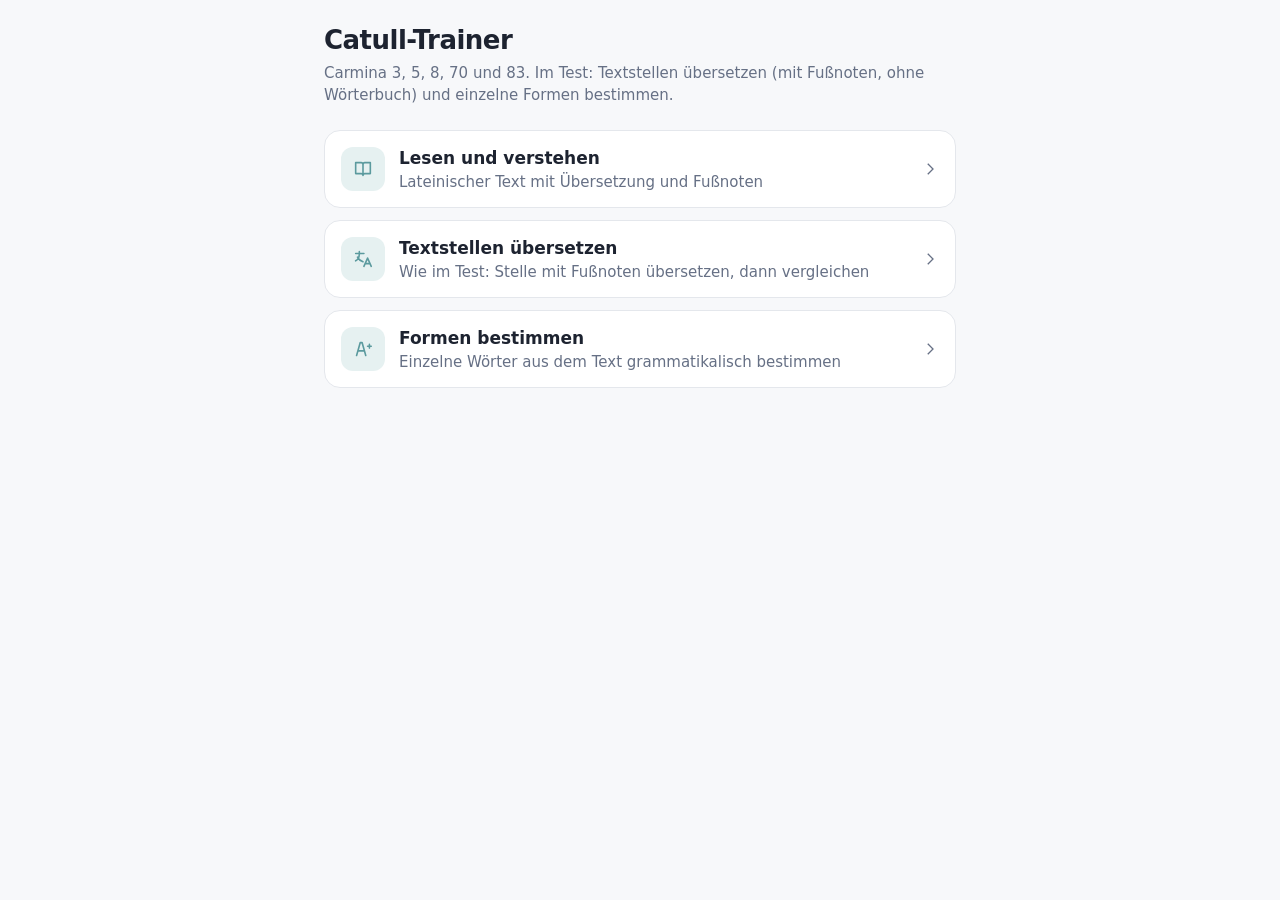
<file: subjects/latein/pages/catull-trainer.html>
<!doctype html>
<html lang="de">
<head>
<meta charset="utf-8">
<meta name="viewport" content="width=device-width, initial-scale=1, viewport-fit=cover">
<title>Catull-Trainer</title>
<style>
:root {
  --bg: #F7F8FA; --surface: #FFFFFF; --surface-2: #F0F2F5;
  --border: #E4E7EC; --border-strong: #D0D5DD;
  --text: #1D2330; --text-2: #667085;
  --primary: #2E3646; --on-primary: #FFFFFF;
  --accent: #7BA696; --accent-soft: #EAF2EE; --on-accent-soft: #2F5446;
  --tint: #5B9A9E; --tint-soft: #E6F1F1;
  --success: #3E8E66; --error: #C8564B;
  --success-bg: rgba(62,142,102,.10); --error-bg: rgba(200,86,75,.08);
  --shadow: 0 1px 2px rgba(16,24,40,.04), 0 6px 20px rgba(16,24,40,.06);
  --ease: cubic-bezier(.2,.7,.2,1);
  color-scheme: light;
}
@media (prefers-color-scheme: dark) {
  :root:not([data-theme="light"]) {
    --bg: #111317; --surface: #181B21; --surface-2: #20242B;
    --border: #2A2F37; --border-strong: #3A404A;
    --text: #ECEEF2; --text-2: #9AA1AD;
    --primary: #A9CDBD; --on-primary: #12201A;
    --accent: #8DB8A6; --accent-soft: #1C2A25; --on-accent-soft: #CFE5DA;
    --tint: #7FB5B8; --tint-soft: #1B2A2B;
    --success: #6CC497; --error: #E8877D;
    --success-bg: rgba(108,196,151,.14); --error-bg: rgba(232,135,125,.14);
    --shadow: 0 1px 2px rgba(0,0,0,.3), 0 6px 20px rgba(0,0,0,.25);
    color-scheme: dark;
  }
}
:root[data-theme="dark"] {
  --bg: #111317; --surface: #181B21; --surface-2: #20242B;
  --border: #2A2F37; --border-strong: #3A404A;
  --text: #ECEEF2; --text-2: #9AA1AD;
  --primary: #A9CDBD; --on-primary: #12201A;
  --accent: #8DB8A6; --accent-soft: #1C2A25; --on-accent-soft: #CFE5DA;
  --tint: #7FB5B8; --tint-soft: #1B2A2B;
  --success: #6CC497; --error: #E8877D;
  --success-bg: rgba(108,196,151,.14); --error-bg: rgba(232,135,125,.14);
  --shadow: 0 1px 2px rgba(0,0,0,.3), 0 6px 20px rgba(0,0,0,.25);
  color-scheme: dark;
}
* { box-sizing: border-box; }
html { -webkit-text-size-adjust: 100%; }
body {
  margin: 0; background: var(--bg); color: var(--text);
  font: 17px/26px -apple-system, BlinkMacSystemFont, "Segoe UI", Roboto, system-ui, sans-serif;
}
main {
  max-width: 680px; margin: 0 auto;
  padding: 16px 16px calc(32px + env(safe-area-inset-bottom, 0px));
}
@media (min-width: 640px) { main { padding-left: 24px; padding-right: 24px; } }
h1, h2 { letter-spacing: -0.02em; margin: 0; }
h1 { font-size: 26px; line-height: 32px; }
h2 { font-size: 20px; line-height: 28px; }
p { margin: 0; }
.muted { color: var(--text-2); }
.small { font-size: 15px; line-height: 22px; }
.xs { font-size: 13px; line-height: 18px; }
.label { font-size: 13px; line-height: 18px; font-weight: 600; letter-spacing: .06em; text-transform: uppercase; color: var(--text-2); }
button { font: inherit; color: inherit; }
.stack > * + * { margin-top: 16px; }
.rise { animation: rise 320ms var(--ease) both; animation-delay: calc(var(--i, 0) * 60ms); }
@keyframes rise { from { opacity: 0; transform: translateY(10px); } to { opacity: 1; transform: none; } }
@keyframes pop { 50% { transform: scale(1.03); } }
@keyframes shake { 20%, 60% { transform: translateX(-4px); } 40%, 80% { transform: translateX(4px); } }

/* Home */
.intro { margin: 8px 0 24px; }
.intro p { margin-top: 6px; }
.rows { list-style: none; margin: 0; padding: 0; display: grid; gap: 12px; }
.row {
  width: 100%; min-height: 76px; display: flex; align-items: center; gap: 14px;
  padding: 14px 16px; text-align: left; cursor: pointer;
  background: var(--surface); border: 1px solid var(--border); border-radius: 16px;
  transition: transform 160ms var(--ease), box-shadow 160ms var(--ease), border-color 160ms;
}
.row:hover { border-color: var(--border-strong); box-shadow: var(--shadow); transform: translateY(-1px); }
.row:active { transform: scale(.99); }
.tile {
  flex: none; width: 44px; height: 44px; border-radius: 12px;
  display: grid; place-items: center; background: var(--tint-soft); color: var(--tint);
}
.tile svg { width: 22px; height: 22px; fill: none; stroke: currentColor; stroke-width: 1.75; stroke-linecap: round; stroke-linejoin: round; }
.row-text { flex: 1; min-width: 0; }
.row-text strong { display: block; font-weight: 600; }
.row-text span { display: block; color: var(--text-2); font-size: 15px; line-height: 22px; }
.chip {
  flex: none; font-size: 13px; line-height: 18px; padding: 3px 10px; border-radius: 999px;
  background: var(--accent-soft); color: var(--on-accent-soft); font-weight: 600;
}
.chev { flex: none; width: 18px; height: 18px; color: var(--text-2); fill: none; stroke: currentColor; stroke-width: 1.75; }

/* Session chrome */
.top { display: flex; align-items: center; gap: 8px; margin-bottom: 16px; }
.back {
  display: inline-flex; align-items: center; gap: 4px; min-height: 44px; padding: 0 12px 0 6px;
  border: 0; background: none; color: var(--text-2); cursor: pointer; border-radius: 999px;
}
.back:hover { background: var(--surface-2); color: var(--text); }
.back svg { width: 20px; height: 20px; fill: none; stroke: currentColor; stroke-width: 1.75; }
.top .count { margin-left: auto; color: var(--text-2); font-size: 15px; }
.bar { height: 6px; background: var(--surface-2); border-radius: 999px; overflow: hidden; margin-bottom: 24px; }
.bar i { display: block; height: 100%; background: var(--tint); border-radius: 999px; transition: width 300ms var(--ease); }

.card {
  background: var(--surface); border: 1px solid var(--border); border-radius: 22px;
  padding: 24px 20px; box-shadow: var(--shadow);
}
.card h2 { margin-top: 6px; }

.btn {
  display: inline-flex; align-items: center; justify-content: center; gap: 8px;
  min-height: 52px; padding: 0 24px; border-radius: 999px; cursor: pointer;
  border: 1px solid transparent; font-weight: 600;
  transition: transform 120ms var(--ease), background 160ms, border-color 160ms;
}
.btn:active { transform: scale(.98); }
.btn-primary { background: var(--primary); color: var(--on-primary); }
.btn-secondary { background: var(--surface); border-color: var(--border); }
.btn-secondary:hover { border-color: var(--border-strong); }
.btn:disabled { opacity: .45; cursor: default; }
.actions { display: flex; flex-wrap: wrap; gap: 12px; margin-top: 24px; }
.actions .btn { flex: 1 1 160px; }
:focus-visible { outline: 3px solid var(--primary); outline-offset: 2px; }

/* Filter chips */
.filters { display: flex; gap: 8px; overflow-x: auto; padding-bottom: 4px; margin: 0 -16px 20px; padding-left: 16px; padding-right: 16px; scrollbar-width: none; }
.filters::-webkit-scrollbar { display: none; }
.filter {
  flex: none; min-height: 40px; padding: 0 14px; border-radius: 999px; cursor: pointer;
  border: 1px solid var(--border); background: var(--surface); font-size: 15px;
}
.filter[aria-pressed="true"] { background: var(--primary); color: var(--on-primary); border-color: var(--primary); }

/* Exam questions */
textarea {
  width: 100%; min-height: 120px; margin-top: 16px; padding: 12px 14px; resize: vertical;
  font: inherit; color: var(--text); background: var(--bg);
  border: 1px solid var(--border); border-radius: 12px;
}
textarea:focus { outline: none; border-color: var(--primary); }
.points { list-style: none; margin: 16px 0 0; padding: 0; display: grid; gap: 8px; }
.point {
  display: flex; gap: 12px; align-items: flex-start; padding: 12px 14px; cursor: pointer;
  border: 1px solid var(--border); border-radius: 12px; background: var(--bg);
  animation: rise 280ms var(--ease) both; animation-delay: calc(var(--i, 0) * 50ms);
}
.point input { flex: none; width: 20px; height: 20px; margin: 3px 0 0; accent-color: var(--success); }
.point:has(input:checked) { border-color: var(--success); background: var(--success-bg); }
.hint { margin-top: 12px; }

/* Sorting */
.item {
  min-height: 140px; display: grid; place-items: center; text-align: center;
  font-size: 22px; line-height: 30px; font-weight: 700; letter-spacing: -0.01em;
  animation: rise 300ms var(--ease) both;
}
.item.ok { border-color: var(--success); background: var(--success-bg); animation: pop 300ms var(--ease); }
.item.bad { border-color: var(--error); background: var(--error-bg); animation: shake 320ms var(--ease); }
.cats { display: grid; grid-template-columns: 1fr 1fr; gap: 12px; margin-top: 16px; }
.cat {
  min-height: 64px; padding: 10px 12px; border-radius: 16px; cursor: pointer; font-weight: 600;
  border: 1px solid var(--border-strong); background: var(--surface); line-height: 22px;
  transition: transform 120ms var(--ease), border-color 160ms;
}
.cat:hover { border-color: var(--primary); }
.cat:active { transform: scale(.98); }
.cat.right { border-color: var(--success); background: var(--success-bg); }
.cat.wrong { border-color: var(--error); background: var(--error-bg); }
.feedback { margin-top: 16px; padding: 12px 14px; border-radius: 12px; font-size: 15px; line-height: 22px; animation: rise 240ms var(--ease) both; }
.feedback.ok { background: var(--success-bg); color: var(--text); }
.feedback.bad { background: var(--error-bg); color: var(--text); }
.feedback strong { color: var(--success); }
.feedback.bad strong { color: var(--error); }

/* Timeline */
.pool, .order { display: grid; gap: 8px; }
.ev {
  width: 100%; min-height: 56px; padding: 10px 14px; text-align: left; cursor: pointer;
  border: 1px solid var(--border); border-radius: 12px; background: var(--surface);
  display: flex; gap: 12px; align-items: center; line-height: 22px;
  animation: rise 260ms var(--ease) both; animation-delay: calc(var(--i, 0) * 40ms);
}
.ev:hover { border-color: var(--border-strong); }
.ev .n {
  flex: none; width: 28px; height: 28px; border-radius: 999px; display: grid; place-items: center;
  background: var(--surface-2); color: var(--text-2); font-size: 13px; font-weight: 700;
}
.order .ev .n { background: var(--tint-soft); color: var(--tint); }
.ev .yr { margin-left: auto; font-weight: 700; color: var(--text-2); font-size: 15px; white-space: nowrap; }
.ev.ok { border-color: var(--success); background: var(--success-bg); }
.ev.bad { border-color: var(--error); background: var(--error-bg); }
.empty { padding: 14px; border: 1px dashed var(--border-strong); border-radius: 12px; color: var(--text-2); font-size: 15px; text-align: center; }

/* Gap text */
.gaptext { font-size: 18px; line-height: 36px; }
.gap {
  display: inline-block; min-width: 92px; min-height: 32px; margin: 0 2px; padding: 0 10px;
  border: 0; border-bottom: 2px solid var(--border-strong); border-radius: 6px 6px 0 0;
  background: var(--surface-2); cursor: pointer; line-height: 32px; vertical-align: baseline;
  font-weight: 600;
}
.gap.sel { border-bottom-color: var(--primary); background: var(--tint-soft); }
.gap.ok { border-bottom-color: var(--success); background: var(--success-bg); }
.gap.bad { border-bottom-color: var(--error); background: var(--error-bg); }
.gap .fix { display: block; font-size: 13px; line-height: 16px; color: var(--success); font-weight: 600; padding-bottom: 2px; }
.bank { display: flex; flex-wrap: wrap; gap: 8px; margin-top: 20px; }
.word {
  min-height: 44px; padding: 0 14px; border-radius: 999px; cursor: pointer;
  border: 1px solid var(--border-strong); background: var(--surface); font-size: 16px;
  transition: opacity 160ms, transform 120ms var(--ease);
}
.word:active { transform: scale(.97); }
.word.used { opacity: .3; pointer-events: none; }

/* Results */
.score { font-size: 44px; line-height: 48px; font-weight: 700; letter-spacing: -0.03em; }
.review { list-style: none; margin: 16px 0 0; padding: 0; display: grid; gap: 8px; }
.review li { padding: 12px 14px; border-radius: 12px; background: var(--surface); border: 1px solid var(--border); font-size: 15px; line-height: 22px; }
.review li b { display: block; }

@media (prefers-reduced-motion: reduce) {
  *, *::before, *::after { animation: none !important; transition: none !important; }
}

/* Latin text */
.latin { margin-top: 12px; font-size: 18px; line-height: 30px; }
.ln { display: flex; gap: 12px; }
.vn { flex: none; width: 22px; text-align: right; color: var(--text-2); font-size: 13px; font-variant-numeric: tabular-nums; padding-top: 1px; }
mark.hl { background: var(--tint-soft); color: var(--text); border-bottom: 2px solid var(--tint); border-radius: 4px; padding: 0 3px; font-weight: 700; }
.unit { margin-top: 16px; padding: 18px 18px 12px; }
.unit .latin { margin-top: 0; }
.tr { margin-top: 12px; padding-top: 12px; border-top: 1px solid var(--border); animation: rise 240ms var(--ease) both; }
.de { font-size: 17px; line-height: 26px; }
.solution { padding: 12px 14px; border-radius: 12px; background: var(--accent-soft); color: var(--on-accent-soft); margin-top: 8px; animation: rise 240ms var(--ease) both; }
.fn { margin: 14px 0 0; padding: 10px 12px; border-radius: 12px; background: var(--surface-2); font-size: 15px; line-height: 22px; display: grid; gap: 4px; }
.fn div { display: flex; flex-wrap: wrap; gap: 0 8px; }
.fn dt { font-weight: 600; font-style: italic; }
.fn dd { margin: 0; color: var(--text-2); }
.link { margin-top: 8px; min-height: 44px; padding: 0; border: 0; background: none; color: var(--tint); font-weight: 600; cursor: pointer; }
.q { margin-top: 16px; font-size: 19px; line-height: 27px; }
.options { display: grid; gap: 10px; margin-top: 16px; }
.option {
  display: flex; gap: 12px; align-items: center; min-height: 56px; padding: 10px 14px; text-align: left; cursor: pointer;
  border: 1px solid var(--border); border-radius: 16px; background: var(--surface); line-height: 22px;
  animation: rise 260ms var(--ease) both; animation-delay: calc(var(--i, 0) * 45ms);
}
.option:hover { border-color: var(--border-strong); }
.option .num { flex: none; width: 28px; height: 28px; border-radius: 999px; display: grid; place-items: center; background: var(--surface-2); color: var(--text-2); font-size: 13px; font-weight: 700; }
.option.correct { border-color: var(--success); background: var(--success-bg); animation: pop 300ms var(--ease); }
.option.wrong { border-color: var(--error); background: var(--error-bg); animation: shake 320ms var(--ease); }
.option.dim { opacity: .55; }
.option:disabled { cursor: default; }
.bad-btn { color: var(--error); }
</style>
</head>
<body>
<main id="app" aria-live="polite"></main>

<script>
  // The poem files call addTopic(); collect them in order.
  window.POEMS = [];
  window.addTopic = function (d) { window.POEMS.push(d); };
</script>
<script src="../catull-3.js"></script>
<script src="../catull-5.js"></script>
<script src="../catull-8.js"></script>
<script src="../catull-70.js"></script>
<script src="../catull-83.js"></script>
<script>
(function () {
  "use strict";
  var P = window.POEMS;
  var app = document.getElementById("app");
  var STORE = "catull-trainer-v1";
  function load() { try { return JSON.parse(localStorage.getItem(STORE)) || {}; } catch (e) { return {}; } }
  function save(key, val) { try { var s = load(); s[key] = val; localStorage.setItem(STORE, JSON.stringify(s)); } catch (e) {} }
  function esc(s) { return String(s).replace(/[&<>"]/g, function (c) { return { "&": "&amp;", "<": "&lt;", ">": "&gt;", '"': "&quot;" }[c]; }); }
  function shuffle(a) { a = a.slice(); for (var i = a.length - 1; i > 0; i--) { var j = Math.floor(Math.random() * (i + 1)); var t = a[i]; a[i] = a[j]; a[j] = t; } return a; }
  var I = {
    back: '<svg viewBox="0 0 24 24"><path d="M15 5l-7 7 7 7"/></svg>',
    chev: '<svg class="chev" viewBox="0 0 24 24"><path d="M9 5l7 7-7 7"/></svg>',
    read: '<svg viewBox="0 0 24 24"><path d="M4 5h6a2 2 0 0 1 2 2v12a2 2 0 0 0-2-2H4zM20 5h-6a2 2 0 0 0-2 2v12a2 2 0 0 1 2-2h6z"/></svg>',
    tr: '<svg viewBox="0 0 24 24"><path d="M4 6h9M8 4v2c0 4-2 7-4 8M6 10c1 2 3 4 6 5M13 20l4-9 4 9M14.5 17h5"/></svg>',
    gr: '<svg viewBox="0 0 24 24"><path d="M5 19l4-14h2l4 14M6.5 14h7M17 9h4M19 7v4"/></svg>'
  };
  function top(title, count) {
    return '<div class="top"><button type="button" class="back" data-home>' + I.back + "Übersicht</button>" +
      (count ? '<span class="count">' + count + "</span>" : "") + "</div>" + (title ? '<p class="label">' + esc(title) + "</p>" : "");
  }
  function bar(done, total) { return '<div class="bar" role="progressbar" aria-valuemin="0" aria-valuemax="' + total + '" aria-valuenow="' + done + '"><i style="width:' + (total ? 100 * done / total : 0) + '%"></i></div>'; }
  function show(html) { app.innerHTML = html; var b = app.querySelector("[data-home]"); if (b) b.onclick = home; window.scrollTo(0, 0); }
  function chips(sel, withAll) {
    var list = (withAll ? [["Alle", -1]] : []).concat(P.map(function (p, n) { return ["c. " + p.title.replace("Carmen ", ""), n]; }));
    return '<div class="filters" role="group" aria-label="Gedicht">' + list.map(function (c) {
      return '<button type="button" class="filter" data-p="' + c[1] + '" aria-pressed="' + (sel === c[1]) + '">' + esc(c[0]) + "</button>";
    }).join("") + "</div>";
  }
  function bindChips(fn) { app.querySelectorAll("[data-p]").forEach(function (b) { b.onclick = function () { fn(Number(b.dataset.p)); }; }); }
  function lines(p, from, to, hl) {
    var out = "";
    for (var v = from; v <= to; v++) {
      var t = esc(p.text[v - 1]);
      if (hl && hl.v === v) {
        var re = new RegExp("(^|[^A-Za-zäöü])(" + hl.w.replace(/[.*+?^${}()|[\]\\]/g, "\\$&") + ")(?![A-Za-zäöü])");
        t = t.replace(re, '$1<mark class="hl">$2</mark>');
      }
      out += '<div class="ln"><span class="vn">' + v + "</span><span>" + t + "</span></div>";
    }
    return '<div class="latin">' + out + "</div>";
  }
  function footnotes(fn) {
    return fn && fn.length ? '<dl class="fn">' + fn.map(function (f) { return "<div><dt>" + esc(f[0]) + "</dt><dd>" + esc(f[1]) + "</dd></div>"; }).join("") + "</dl>" : "";
  }

  // ---------- Home ----------
  function home() {
    var st = load();
    function chip(k) { return st[k] ? '<span class="chip">' + st[k] + "</span>" : ""; }
    var rows = [
      ["read", "Lesen und verstehen", "Lateinischer Text mit Übersetzung und Fußnoten", ""],
      ["tr", "Textstellen übersetzen", "Wie im Test: Stelle mit Fußnoten übersetzen, dann vergleichen", chip("tr")],
      ["gr", "Formen bestimmen", "Einzelne Wörter aus dem Text grammatikalisch bestimmen", chip("gr")]
    ];
    show('<div class="intro rise"><h1>Catull-Trainer</h1><p class="muted small">Carmina 3, 5, 8, 70 und 83. Im Test: Textstellen übersetzen (mit Fußnoten, ohne Wörterbuch) und einzelne Formen bestimmen.</p></div>' +
      '<ul class="rows">' + rows.map(function (r, n) {
        return '<li class="rise" style="--i:' + (n + 1) + '"><button type="button" class="row" data-mode="' + r[0] + '"><span class="tile">' + I[r[0]] + '</span><span class="row-text"><strong>' + r[1] + "</strong><span>" + r[2] + "</span></span>" + r[3] + I.chev + "</button></li>";
      }).join("") + "</ul>");
    app.querySelectorAll("[data-mode]").forEach(function (b) {
      b.onclick = function () { ({ read: function () { readPoem(0); }, tr: function () { trStart(-1); }, gr: function () { grStart(-1); } })[b.dataset.mode](); };
    });
  }

  // ---------- Lesen ----------
  function readPoem(n) {
    var p = P[n];
    show(top("Lesen und verstehen") + chips(n, false) +
      '<div class="rise"><h1>' + esc(p.title) + '</h1><p class="muted small" style="margin-top:4px"><i>' + esc(p.incipit) + "</i></p>" +
      '<p class="small" style="margin-top:12px">' + esc(p.about) + "</p></div>" +
      '<div class="actions" style="margin-top:16px"><button type="button" class="btn btn-secondary" id="all">Alle Übersetzungen zeigen</button></div>' +
      p.units.map(function (u, k) {
        return '<div class="card unit rise" style="--i:' + k + '">' + lines(p, u.from, u.to) +
          '<div class="tr" hidden><p class="de">' + esc(u.de) + "</p>" + footnotes(u.fn) + "</div>" +
          '<button type="button" class="link" data-u="' + k + '">Übersetzung zeigen</button></div>';
      }).join(""));
    bindChips(readPoem);
    function toggle(card, on) {
      var tr = card.querySelector(".tr"), b = card.querySelector("[data-u]");
      tr.hidden = !on; b.textContent = on ? "Übersetzung ausblenden" : "Übersetzung zeigen";
    }
    app.querySelectorAll("[data-u]").forEach(function (b) {
      b.onclick = function () { var c = b.closest(".unit"); toggle(c, c.querySelector(".tr").hidden); };
    });
    var all = app.querySelector("#all"), allOn = false;
    all.onclick = function () {
      allOn = !allOn; app.querySelectorAll(".unit").forEach(function (c) { toggle(c, allOn); });
      all.textContent = allOn ? "Alle Übersetzungen ausblenden" : "Alle Übersetzungen zeigen";
    };
  }

  // ---------- Übersetzen ----------
  function trStart(sel, only) {
    var items = [];
    P.forEach(function (p, n) { if (sel < 0 || sel === n) p.units.forEach(function (u, k) { items.push({ p: p, n: n, u: u, k: k }); }); });
    if (only) items = only;
    else if (sel < 0) items = shuffle(items);
    var i = 0, known = 0, again = [];
    function draw() {
      if (i >= items.length) return done();
      var it = items[i];
      show(top("Textstellen übersetzen", (i + 1) + " von " + items.length) + bar(i, items.length) + (i === 0 && !only ? chips(sel, true) : "") +
        '<div class="card rise"><p class="label">' + esc(it.p.title) + " · V. " + it.u.from + (it.u.to > it.u.from ? "–" + it.u.to : "") + "</p>" +
        lines(it.p, it.u.from, it.u.to) + footnotes(it.u.fn) +
        '<textarea id="ans" placeholder="Deine Übersetzung" aria-label="Deine Übersetzung"></textarea><div id="sol"></div></div>' +
        '<div class="actions" id="act"><button type="button" class="btn btn-primary" id="go">Lösung zeigen</button></div>');
      if (i === 0 && !only) bindChips(function (s) { trStart(s); });
      app.querySelector("#go").onclick = function () {
        app.querySelector("#sol").innerHTML = '<p class="label" style="margin-top:20px">Übersetzung</p><p class="de solution">' + esc(it.u.de) + "</p>";
        app.querySelector("#act").innerHTML = '<button type="button" class="btn btn-secondary bad-btn" id="no">Noch üben</button><button type="button" class="btn btn-primary" id="yes">Konnte ich</button>';
        app.querySelector("#yes").onclick = function () { known++; i++; draw(); };
        app.querySelector("#no").onclick = function () { again.push(it); i++; draw(); };
      };
    }
    function done() {
      save("tr", known + "/" + items.length);
      show(top("Textstellen übersetzen") + '<div class="card rise"><p class="label">Ergebnis</p><p class="score">' + known + '<span class="muted" style="font-size:26px"> / ' + items.length + "</span></p>" +
        '<p class="muted small" style="margin-top:8px">Textstellen, die du übersetzen konntest.</p></div>' +
        (again.length ? '<p class="label" style="margin-top:24px">Noch üben</p><ul class="review">' + again.map(function (a) { return "<li><b>" + esc(a.p.title) + " · V. " + a.u.from + "–" + a.u.to + "</b>" + esc(a.p.text[a.u.from - 1]) + " …</li>"; }).join("") + "</ul>" : "") +
        '<div class="actions">' + (again.length ? '<button type="button" class="btn btn-primary" id="rep">Nur diese wiederholen</button>' : "") +
        '<button type="button" class="btn ' + (again.length ? "btn-secondary" : "btn-primary") + '" id="new">Neue Runde</button></div>');
      var rep = app.querySelector("#rep"); if (rep) rep.onclick = function () { trStart(sel, again.slice()); };
      app.querySelector("#new").onclick = function () { trStart(sel); };
    }
    draw();
  }

  // ---------- Formen bestimmen ----------
  function grStart(sel) {
    var items = [];
    P.forEach(function (p, n) { if (sel < 0 || sel === n) (p.questions || []).forEach(function (q) { if (q.v) items.push({ p: p, q: q }); }); });
    items = shuffle(items); if (sel < 0) items = items.slice(0, 15);
    var i = 0, right = 0, wrong = [];
    function draw() {
      if (i >= items.length) return done();
      var it = items[i], opts = shuffle(it.q.options);
      show(top("Formen bestimmen", (i + 1) + " von " + items.length) + bar(i, items.length) + (i === 0 ? chips(sel, true) : "") +
        '<div class="card rise"><p class="label">' + esc(it.p.title) + " · V. " + it.q.v + "</p>" + lines(it.p, it.q.v, it.q.v, it.q) +
        '<h2 class="q">' + esc(it.q.q) + "</h2></div>" +
        '<div class="options">' + opts.map(function (o, k) { return '<button type="button" class="option" style="--i:' + k + '" data-o="' + k + '"><span class="num">' + (k + 1) + "</span><span>" + esc(o) + "</span></button>"; }).join("") + "</div>" +
        '<div id="fb"></div><div class="actions" id="act"></div>');
      if (i === 0) bindChips(grStart);
      app.querySelectorAll("[data-o]").forEach(function (b) {
        b.onclick = function () {
          var pick = opts[Number(b.dataset.o)], ok = pick === it.q.answer;
          app.querySelectorAll("[data-o]").forEach(function (x) {
            x.disabled = true; var o = opts[Number(x.dataset.o)];
            x.classList.add(o === it.q.answer ? "correct" : (x === b ? "wrong" : "dim"));
          });
          if (ok) right++; else wrong.push(it);
          app.querySelector("#fb").innerHTML = '<div class="feedback ' + (ok ? "ok" : "bad") + '"><strong>' + (ok ? "Richtig!" : "Leider falsch.") + "</strong> " + esc(it.q.explain) + "</div>";
          app.querySelector("#act").innerHTML = '<button type="button" class="btn btn-primary" id="nx">' + (i + 1 < items.length ? "Weiter" : "Zum Ergebnis") + "</button>";
          var nx = app.querySelector("#nx"); nx.focus(); nx.onclick = function () { i++; draw(); };
        };
      });
    }
    function done() {
      save("gr", right + "/" + items.length);
      show(top("Formen bestimmen") + '<div class="card rise"><p class="label">Ergebnis</p><p class="score">' + right + '<span class="muted" style="font-size:26px"> / ' + items.length + "</span></p></div>" +
        (wrong.length ? '<p class="label" style="margin-top:24px">Noch üben</p><ul class="review">' + wrong.map(function (w) { return "<li><b>" + esc(w.q.w) + " (" + esc(w.p.title) + ", V. " + w.q.v + ")</b>" + esc(w.q.answer) + "</li>"; }).join("") + "</ul>" : "") +
        '<div class="actions"><button type="button" class="btn btn-primary" id="new">Neue Runde</button></div>');
      app.querySelector("#new").onclick = function () { grStart(sel); };
    }
    draw();
  }

  home();
})();
</script>
</body>
</html>
</file>
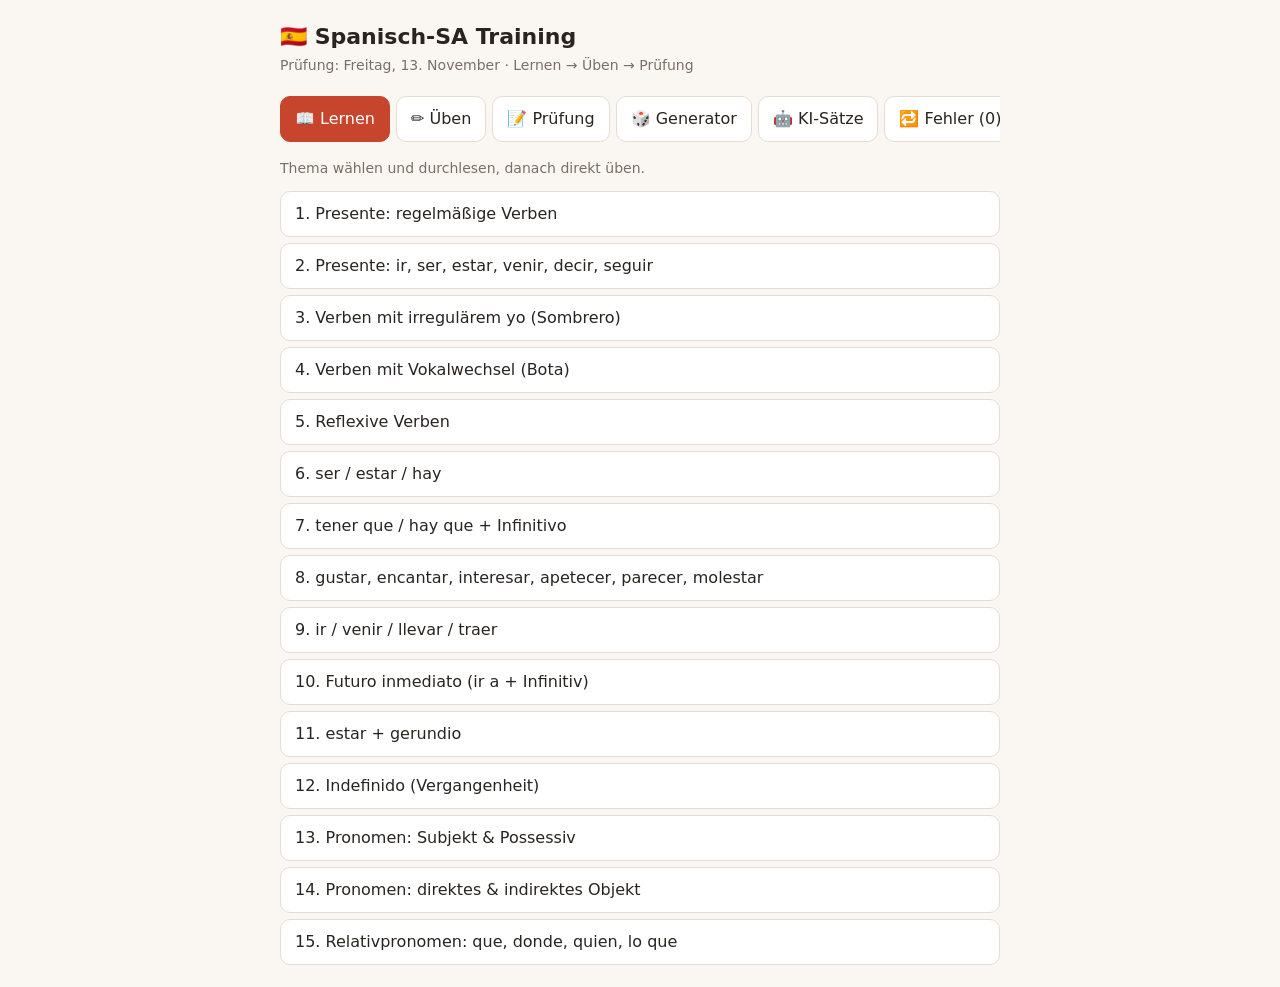
<file: subjects/spanish/pages/grammatik-training.html>
<!DOCTYPE html><html lang="de"><head><meta charset="utf-8"><meta name="viewport" content="width=device-width, initial-scale=1, viewport-fit=cover"><title>Spanisch Training</title><style>
:root{--bg:#faf7f2;--cd:#fff;--tx:#2a2420;--mu:#7a6f66;--ac:#c8452d;--ok:#2f8f4e;--no:#c0392b;--bd:#e5ddd2;box-sizing:border-box;padding-top:env(safe-area-inset-top,0px);padding-bottom:env(safe-area-inset-bottom,0px)}
@media(prefers-color-scheme:dark){:root:not([data-theme="light"]){--bg:#1c1917;--cd:#292524;--tx:#f3ece4;--mu:#a8998b;--ac:#ff7a5c;--ok:#5fd18a;--no:#ff7b6e;--bd:#44403c}}
:root[data-theme="dark"]{--bg:#1c1917;--cd:#292524;--tx:#f3ece4;--mu:#a8998b;--ac:#ff7a5c;--ok:#5fd18a;--no:#ff7b6e;--bd:#44403c}
html,body{height:auto}body{margin:0;background:var(--bg);color:var(--tx);font:16px/1.5 system-ui,sans-serif}
html{-webkit-text-size-adjust:100%}body::before{content:"";position:fixed;inset:0 0 auto;height:env(safe-area-inset-top,0px);background:var(--bg);z-index:10}#app{max-width:720px;margin:0 auto;padding:16px;padding-left:max(16px,env(safe-area-inset-left,0px));padding-right:max(16px,env(safe-area-inset-right,0px))}h1{font-size:22px;margin:4px 0 2px}.sub{color:var(--mu);font-size:14px;margin-bottom:12px}
.tabs{display:flex;gap:6px;flex-wrap:nowrap;overflow-x:auto;position:sticky;top:env(safe-area-inset-top,0px);z-index:5;background:var(--bg);padding:8px 0;margin:4px 0 8px;scrollbar-width:none}.tabs::-webkit-scrollbar{display:none}.tabs button{flex:0 0 auto}.tabs button,.b{border:1px solid var(--bd);background:var(--cd);color:var(--tx);border-radius:10px;padding:10px 14px;min-height:44px;font:inherit;cursor:pointer;touch-action:manipulation;-webkit-tap-highlight-color:transparent}
.tabs button.on,.b.p{background:var(--ac);color:#fff;border-color:var(--ac)}.card{background:var(--cd);border:1px solid var(--bd);border-radius:14px;padding:16px;margin:10px 0}
.t{display:block;width:100%;text-align:left;margin:6px 0}.q{font-size:19px;margin-bottom:12px}input{width:100%;box-sizing:border-box;font:inherit;font-size:18px;padding:10px;border-radius:10px;border:1px solid var(--bd);background:var(--bg);color:var(--tx)}
.ch{margin:10px 0;display:grid;grid-template-columns:repeat(8,1fr);gap:5px}.ch button{padding:8px 0;font-size:18px;text-align:center}.ok{color:var(--ok);font-weight:600}.no{color:var(--no);font-weight:600}
.pr{color:var(--mu);font-size:13px;margin-bottom:6px}table{border-collapse:collapse;display:block;overflow-x:auto;font-size:14px;margin:8px 0}td{border:1px solid var(--bd);padding:4px 8px;white-space:nowrap}tr:first-child td{font-weight:600}
.tip{background:var(--bg);border-left:4px solid var(--ac);padding:8px 12px;border-radius:6px;margin:10px 0;font-size:15px}li{margin:3px 0}.card>.b.p{width:100%;min-height:50px;font-size:17px;margin-top:4px}@media(max-width:480px){#app{padding-top:10px;padding-bottom:28px}h1{font-size:20px}.card{padding:14px;border-radius:12px}.q{font-size:18px;line-height:1.45}td{padding:4px 6px;font-size:13px}.t{padding:13px 14px}.tabs button{padding:10px 12px;font-size:15px}.tip{font-size:14px}}
</style></head><body><div id="app"></div><script>
const L=r=>'<table>'+r.map(x=>'<tr>'+x.map(c=>'<td>'+c+'</td>').join('')+'</tr>').join('')+'</table>';
const T=[
{n:'Presente: regelmäßige Verben',tip:'-ar: o, as, a, amos, áis, an · -er: o, es, e, emos, éis, en · -ir: o, es, e, imos, ís, en',
l:L([['','hablar','comer','vivir'],['yo','hablo','como','vivo'],['tú','hablas','comes','vives'],['él/ella/usted','habla','come','vive'],['nosotros','hablamos','comemos','vivimos'],['vosotros','habláis','coméis','vivís'],['ellos/ustedes','hablan','comen','viven']]),
q:[['Ella ___ (hablar) español.','habla'],['Nosotros ___ (comer) pizza.','comemos'],['Vosotros ___ (vivir) en Madrid.','vivís'],['Yo ___ (escribir) un correo.','escribo'],['Ellos ___ (beber) agua.','beben'],['Tú ___ (estudiar) mucho.','estudias'],['Nosotros ___ (vivir) en Graz.','vivimos'],['Vosotros ___ (hablar) inglés.','habláis']]},
{n:'Presente: ir, ser, estar, venir, decir, seguir',tip:'Diese Verben musst du auswendig können (Tabelle im Lernmodus).',
l:L([['','ir','ser','estar','venir','decir','seguir'],['yo','voy','soy','estoy','vengo','digo','sigo'],['tú','vas','eres','estás','vienes','dices','sigues'],['él','va','es','está','viene','dice','sigue'],['nosotros','vamos','somos','estamos','venimos','decimos','seguimos'],['vosotros','vais','sois','estáis','venís','decís','seguís'],['ellos','van','son','están','vienen','dicen','siguen']]),
q:[['Yo ___ (ir) al cole.','voy'],['Nosotros ___ (ser) amigos.','somos'],['Ella ___ (venir) de Viena.','viene'],['Tú ___ (decir) la verdad.','dices'],['Vosotros ___ (estar) en casa.','estáis'],['Ellos ___ (seguir) el camino.','siguen'],['Yo ___ (ser) alumno.','soy'],['Nosotros ___ (ir) a la playa.','vamos'],['Tú ___ (venir) mañana.','vienes'],['Ellos ___ (ir) al cine.','van']]},
{n:'Verben mit irregulärem yo (Sombrero)',tip:'Nur die yo-Form ist unregelmäßig, der Rest ist regelmäßig.',
l:'<ul><li>hacer → <b>hago</b> · salir → <b>salgo</b> · poner → <b>pongo</b></li><li>traer → <b>traigo</b> · ver → <b>veo</b> · venir → <b>vengo</b></li><li>dar → <b>doy</b> · saber → <b>sé</b> · conocer → <b>conozco</b></li></ul><div class=tip><b>saber</b> = wissen / können (Fakten, Fähigkeiten). <b>conocer</b> = kennen (Personen, Orte).</div>',
q:[['Yo ___ (hacer) los deberes.','hago'],['Yo ___ (salir) a las ocho.','salgo'],['Yo ___ (poner) la mesa.','pongo'],['Yo ___ (saber) la respuesta.','sé'],['Yo ___ (conocer) a tu hermano.','conozco'],['Yo ___ (traer) el libro.','traigo'],['Yo ___ (dar) un regalo.','doy'],['Yo ___ (ver) la tele.','veo'],['Yo ___ la ciudad. (conocer/saber)','conozco',['conozco','sé']],['Yo ___ nadar. (conocer/saber)','sé',['conozco','sé']]]},
{n:'Verben mit Vokalwechsel (Bota)',tip:'Wechsel nur in yo, tú, él, ellos. Bei nosotros/vosotros bleibt der Vokal!',
l:'<ul><li><b>o→ue:</b> poder (puedo), costar (cuesta), dormir (duermo), encontrarse (me encuentro), llover (llueve)</li><li><b>e→ie:</b> despertarse (me despierto), divertirse (me divierto), nevar (nieva), fregar, regar, tender</li><li><b>u→ue:</b> jugar (juego)</li><li><b>e→i:</b> vestirse (me visto)</li></ul><div class=tip>nosotros podemos, dormimos, jugamos: kein Wechsel.</div>',
q:[['Tú ___ (poder) venir.','puedes'],['Nosotros ___ (poder) venir.','podemos'],['Él ___ (dormir) mucho.','duerme'],['Yo ___ (jugar) al fútbol.','juego'],['Ella ___ (vestirse) rápido.','se viste'],['Ellos ___ (divertirse) mucho.','se divierten'],['Yo ___ (despertarse) a las siete.','me despierto'],['En invierno ___ (nevar).','nieva'],['Hoy ___ (llover) mucho.','llueve'],['¿Cuánto ___ (costar) el libro?','cuesta'],['Nosotros ___ (dormir) ocho horas.','dormimos'],['Vosotros ___ (jugar) al tenis.','jugáis']]},
{n:'Reflexive Verben',tip:'Reflexivpronomen: me, te, se, nos, os, se – steht vor dem Verb.',
l:L([['','ducharse'],['yo','me ducho'],['tú','te duchas'],['él/ella','se ducha'],['nosotros','nos duchamos'],['vosotros','os ducháis'],['ellos','se duchan']])+'<div class=tip>Auch: vestirse, despertarse, levantarse, divertirse, llamarse.</div>',
q:[['Yo ___ (ducharse) por la mañana.','me ducho'],['Nosotros ___ (vestirse) rápido.','nos vestimos'],['Vosotros ___ (despertarse) tarde.','os despertáis'],['Ella ___ (ducharse) después del deporte.','se ducha'],['Tú ___ (levantarse) temprano.','te levantas'],['Ellos ___ (llamarse) Ana y Pepe.','se llaman']]},
{n:'ser / estar / hay',tip:'ser = Identität, Herkunft, Beruf, Eigenschaft · estar = Ort, Zustand · hay = es gibt',
l:'<ul><li><b>ser:</b> Soy de Austria. Es profesora. Es alto.</li><li><b>estar:</b> Estoy en casa. Estoy cansado. Estoy comiendo.</li><li><b>hay:</b> Hay un parque. Hay dos gatos. (unbestimmt, ohne Artikel)</li></ul><div class=tip>Mit bestimmtem Artikel/Possessiv: <b>está</b> (El libro está en la mesa). Mit unbestimmtem/ohne: <b>hay</b>.</div>',
q:[['Madrid ___ la capital de España.','es',['es','está','hay']],['El libro ___ en la mesa.','está',['es','está','hay']],['En la clase ___ veinte alumnos.','hay',['es','está','hay']],['Mi madre ___ profesora.','es',['es','está','hay']],['Hoy ___ cansado.','estoy',['soy','estoy','hay']],['¿Dónde ___ el baño?','está',['es','está','hay']],['En mi ciudad ___ un parque grande.','hay',['es','está','hay']],['Ellos ___ de Austria.','son',['son','están','hay']]]},
{n:'tener que / hay que + Infinitivo',tip:'tener que = persönlich (konjugiert) · hay que = unpersönlich („man muss“)',
l:'<ul><li><b>tengo / tienes / tiene / tenemos / tenéis / tienen</b> + que + Inf.</li><li><b>hay que</b> + Inf. bleibt immer gleich.</li></ul>',
q:[['Mañana ___ que estudiar. (man muss)','hay'],['Yo ___ que hacer los deberes.','tengo'],['Ellos ___ que ir al médico.','tienen'],['Para aprobar, ___ que practicar. (man muss)','hay'],['Nosotros ___ que salir ya.','tenemos'],['Tú ___ que descansar.','tienes']]},
{n:'gustar, encantar, interesar, apetecer, parecer, molestar',tip:'Verb richtet sich nach dem Gegenstand: Singular/Infinitiv → -a, Plural → -an. Pronomen: me, te, le, nos, os, les.',
l:'<ul><li>A mí <b>me gusta</b> el chocolate. / A mí <b>me gustan</b> los gatos.</li><li>A ti <b>te encanta</b> bailar.</li><li>A ella <b>le interesa</b> la historia.</li><li>A nosotros <b>nos molesta</b> el ruido.</li><li>A vosotros <b>os apetece</b> un helado.</li><li>A ellos <b>les parece</b> bien.</li></ul>',
q:[['A mí ___ (gustar) los gatos.','me gustan'],['A ti ___ (encantar) el chocolate.','te encanta'],['A nosotros ___ (interesar) la historia.','nos interesa'],['A ella ___ (molestar) el ruido.','le molesta'],['A ellos ___ (gustar) bailar.','les gusta'],['A vosotros ___ (apetecer) un helado.','os apetece'],['A mí ___ (parecer) interesantes las clases.','me parecen'],['A ti ___ (gustar) las películas.','te gustan']]},
{n:'ir / venir / llevar / traer',tip:'ir/llevar = vom Sprecher weg · venir/traer = zum Sprecher hin',
l:'<ul><li><b>ir</b> = gehen (weg) · <b>venir</b> = kommen (her)</li><li><b>llevar</b> = hinbringen/mitnehmen · <b>traer</b> = herbringen/mitbringen</li></ul>',
q:[['Yo ___ al cine. (hin)','voy',['voy','vengo']],['¡___ aquí, por favor! (zu mir)','Ven',['Ve','Ven']],['Voy a tu fiesta y ___ una tarta. (dorthin)','llevo',['llevo','traigo']],['Mañana (tú) ___ el libro a clase. (Sprecher ist in der Klasse)','traes',['llevas','traes']],['¿___ conmigo al cine? (du kommst)','Vienes',['Vas','Vienes']],['Mi madre ___ al mercado. (weg)','va',['va','viene']]]},
{n:'Futuro inmediato (ir a + Infinitiv)',tip:'ir (voy, vas, va, vamos, vais, van) + a + Infinitiv',
l:'<ul><li>Mañana <b>voy a</b> estudiar.</li><li>Esta noche <b>vamos a</b> cenar fuera.</li></ul>',
q:[['Mañana yo ___ estudiar.','voy a'],['Nosotros ___ viajar.','vamos a'],['Ellos ___ comer pizza.','van a'],['Esta noche tú ___ cenar fuera.','vas a'],['Ella ___ llamar a su abuela.','va a'],['Vosotros ___ ver una peli.','vais a']]},
{n:'estar + gerundio',tip:'-ar → -ando · -er/-ir → -iendo · Sonderfälle: leer → leyendo, dormir → durmiendo, decir → diciendo, pedir → pidiendo',
l:'<ul><li>hablar → hablando · comer → comiendo · escribir → escribiendo</li><li>Sonderfälle: leyendo, durmiendo, diciendo, pidiendo, siguiendo, viniendo</li></ul>',
q:[['Estoy ___ (estudiar).','estudiando'],['Ella está ___ (comer).','comiendo'],['Estamos ___ (escribir).','escribiendo'],['Ellos están ___ (dormir).','durmiendo'],['¿Qué estás ___ (hacer)?','haciendo'],['Él está ___ (leer).','leyendo'],['Estoy ___ (decir) la verdad.','diciendo']]},
{n:'Indefinido (Vergangenheit)',tip:'Signalwörter: ayer, anoche, el año pasado, la semana pasada, hace dos días',
l:L([['','-ar','-er/-ir'],['yo','hablé','comí'],['tú','hablaste','comiste'],['él','habló','comió'],['nosotros','hablamos','comimos'],['vosotros','hablasteis','comisteis'],['ellos','hablaron','comieron']])+L([['','ir/ser','hacer','tener','estar','decir','dar','ver'],['yo','fui','hice','tuve','estuve','dije','di','vi'],['tú','fuiste','hiciste','tuviste','estuviste','dijiste','diste','viste'],['él','fue','hizo','tuvo','estuvo','dijo','dio','vio'],['nosotros','fuimos','hicimos','tuvimos','estuvimos','dijimos','dimos','vimos'],['vosotros','fuisteis','hicisteis','tuvisteis','estuvisteis','dijisteis','disteis','visteis'],['ellos','fueron','hicieron','tuvieron','estuvieron','dijeron','dieron','vieron']])+'<div class=tip>Auch: poder → pude, poner → puse, venir → vine, saber → supe, querer → quise.</div>',
q:[['Ayer yo ___ (hablar) con Ana.','hablé'],['Ella ___ (comer) paella.','comió'],['Nosotros ___ (vivir) en Graz.','vivimos'],['Ayer yo ___ (ir) al cine.','fui'],['Tú ___ (hacer) los deberes.','hiciste'],['Ellos ___ (tener) un problema.','tuvieron'],['Él ___ (decir) la verdad.','dijo'],['Yo ___ (estar) en Madrid.','estuve'],['Vosotros ___ (ver) la peli.','visteis'],['Ella ___ (dar) un regalo.','dio'],['Anoche ___ (nosotros, ser) felices.','fuimos'],['Ayer yo ___ (poder) venir.','pude'],['La semana pasada ellos ___ (venir) a casa.','vinieron'],['¿___ (tú, comer) ayer en el cole?','Comiste']]},
{n:'Pronomen: Subjekt & Possessiv',tip:'Possessiv richtet sich nach dem Besitz: mi/mis, tu/tus, su/sus, nuestro/-a/-os/-as, vuestro/-a/-os/-as',
l:L([['Subjekt','Possessiv (Sg.)','(Pl.)'],['yo','mi','mis'],['tú','tu','tus'],['él/ella/usted','su','sus'],['nosotros','nuestro/-a','nuestros/-as'],['vosotros','vuestro/-a','vuestros/-as'],['ellos/ustedes','su','sus']]),
q:[['Tengo un hermano. ___ hermano se llama Pablo.','Mi'],['Es la casa de Ana y Pedro: ___ casa.','su'],['Nosotros tenemos un perro: ___ perro.','nuestro'],['Vosotros tenéis libros: ___ libros.','vuestros'],['Tú tienes una madre: ___ madre.','tu'],['Yo tengo amigos: ___ amigos.','mis'],['Nosotros tenemos una casa: ___ casa.','nuestra']]},
{n:'Pronomen: direktes & indirektes Objekt',tip:'OD (wen/was?): me, te, lo/la, nos, os, los/las · OI (wem?): me, te, le, nos, os, les · Steht vor dem Verb.',
l:L([['','OD','OI','reflexiv'],['yo','me','me','me'],['tú','te','te','te'],['él/ella','lo/la','le','se'],['nosotros','nos','nos','nos'],['vosotros','os','os','os'],['ellos','los/las','les','se']])+'<div class=tip>Veo <b>el libro</b> → <b>Lo</b> veo. Doy un regalo <b>a mi madre</b> → <b>Le</b> doy un regalo.</div>',
q:[['Veo el libro. → ___ veo.','Lo'],['Compro las flores. → ___ compro.','Las'],['Ana come la manzana. → Ana ___ come.','la'],['¿Ves a Juan? Sí, ___ veo.','lo'],['Tengo los zapatos. → ___ tengo.','Los'],['Doy un regalo a mi madre. → ___ doy un regalo.','Le'],['Escribo a mis amigos. → ___ escribo.','Les'],['Ella da un libro a nosotros. → Ella ___ da un libro.','nos']]},
{n:'Relativpronomen: que, donde, quien, lo que',tip:'que = Person/Sache · donde = Ort · quien = Person (nach Präposition) · lo que = „das, was“',
l:'<ul><li>El libro <b>que</b> leo es interesante.</li><li>La ciudad <b>donde</b> vivo es grande.</li><li>La chica con <b>quien</b> hablo es mi amiga.</li><li>No entiendo <b>lo que</b> dices.</li></ul>',
q:[['El libro ___ leo es interesante.','que',['que','donde','quien','lo que']],['La ciudad ___ vivo es grande.','donde',['que','donde','quien','lo que']],['La chica con ___ hablo es mi amiga.','quien',['que','donde','quien','lo que']],['No entiendo ___ dices.','lo que',['que','donde','quien','lo que']],['Este es el restaurante ___ comemos.','donde',['que','donde','quien','lo que']],['El chico ___ vive aquí es simpático.','que',['que','donde','quien','lo que']]]}
];
const all=T.flatMap(t=>t.q.map(q=>({p:q[0],a:q[1],o:q[2],tip:t.tip,n:t.n})));
const $=s=>document.querySelector(s);
const strip=s=>s.toLowerCase().trim().replace(/[.!¿?¡]/g,'').replace(/\s+/g,' ').normalize('NFD').replace(/[\u0300-\u036f]/g,'');
const nrm=s=>s.toLowerCase().trim().replace(/[.!¿?¡]/g,'').replace(/\s+/g,' ');
const sh=a=>[...a].sort(()=>Math.random()-.5);
const THEMES=['Schule','Familie','Essen','Sport','Urlaub','Wetter','Freunde','Hobbys','Stadt','Tiere','Kleidung','Wochenende','Musik','Handy','Reisen','Einkaufen','Haus','Geburtstag','Gesundheit','Natur'];
let aiK=null,aiSeen=[],wrong=[],tab='l',Q=[],i=0,sc=0,miss=[],ttl='',exam=false,fm=false;
function nav(t){tab=t;home()}
function home(){
const tb=[['l','📖 Lernen'],['u','✏️ Üben'],['p','📝 Prüfung'],['g','🎲 Generator'],['a','🤖 KI-Sätze'],['f','🔁 Fehler ('+wrong.length+')'],['b','✉️ E-Mail']];
let h='<h1>🇪🇸 Spanisch-SA Training</h1><div class=sub>Prüfung: Freitag, 13. November · Lernen → Üben → Prüfung</div><div class=tabs>'+tb.map(x=>`<button class="${tab==x[0]?'on':''}" onclick="nav('${x[0]}')">${x[1]}</button>`).join('')+'</div>';
if(tab=='l'||tab=='u')h+='<div class=sub>'+(tab=='l'?'Thema wählen und durchlesen, danach direkt üben.':'Thema wählen. Jede Runde 10 neue Sätze, bei jeder Antwort gibt es eine Erklärung.')+'</div>'+T.map((t,k)=>`<button class="b t" onclick="${tab=='l'?'learn':'start'}(${k})">${k+1}. ${t.n}</button>`).join('');
if(tab=='p')h+='<div class=card><b>Prüfungssimulation</b><p>20 gemischte Aufgaben aus allen Themen, jedes Mal andere. Kein Feedback während des Tests, die Auswertung kommt am Ende. Tipp: Erst wenn du die Themen einzeln kannst.</p><button class="b p" onclick="runExam()">Prüfung starten</button></div>';
if(tab=='g')h+='<div class=card><b>🎲 Satz-Generator</b><p>Läuft direkt in der Seite, in jedem Browser und ohne Claude-Konto. Personen, Verben, Zeiten und Themen werden bei jedem Start neu gemischt (10 Sätze pro Runde, danach gibt es neue).</p><button class="b p t" onclick="genL(-1)">🎲 Alle Themen gemischt</button></div>'+T.map((t,k)=>`<button class="b t" onclick="genL(${k})">${k+1}. ${t.n}</button>`).join('');
if(tab=='a')h+=(typeof claude=='undefined'
?'<div class=card><b>🤖 KI-Sätze gibt es nur auf claude.ai</b><p>Auf dieser Website schreibt keine KI. Die Knöpfe unten holen Sätze aus dem Generator, jede Runde neue.</p><p>Für echte KI-Sätze öffne den Trainer auf claude.ai. Dafür brauchst du ein Claude-Konto und musst die KI-Erlaubnis bestätigen.</p><a class="b p t" style="display:block;box-sizing:border-box;text-align:center;text-decoration:none" href="https://claude.ai/artifact/FnJBGNs6UiD7WVGEoPVfoA" target="_blank" rel="noopener">Mit KI auf claude.ai öffnen ↗</a><button class="b t" onclick="gen(-1)">🎲 Generator: alle Themen gemischt</button></div>'
:'<div class=card><b>🤖 Unendlich neue Sätze</b><p>Claude schreibt bei jedem Start frische Übungssätze mit neuen Wörtern und Themen. Wähle ein Thema (8 Sätze pro Runde, danach gibt es neue).</p><button class="b p t" onclick="gen(-1)">🎲 Alle Themen gemischt</button></div>')+T.map((t,k)=>`<button class="b t" onclick="gen(${k})">${k+1}. ${t.n}</button>`).join('');
if(tab=='f')h+=wrong.length?`<div class=card><b>${wrong.length} Aufgaben</b> hast du falsch beantwortet. Wiederhole sie, bis die Liste leer ist.<br><br><button class="b p" onclick="run(wrong.slice(),'Fehlertraining',false,true)">Fehler üben</button></div>`:'<div class=card>Noch keine Fehler gesammelt. Mach zuerst ein paar Übungen.</div>';
if(tab=='b')h+=mail();
$('#app').innerHTML=h;scrollTo(0,0)}
function learn(k){const t=T[k];$('#app').innerHTML=`<button class=b onclick="home()">← Zurück</button><h1>${t.n}</h1><div class=card>${t.l}<div class=tip>${t.tip}</div></div><button class="b p" onclick="start(${k})">Jetzt üben →</button>`;scrollTo(0,0)}
function start(k){run(fresh(k,10),T[k].n,false,false,k);lk=k}
function runExam(){run(fresh(-1,20),'Prüfung',true)}
function run(q,t,e,f,k){aiK=null;lk=null;Q=q;ttl=t;exam=!!e;fm=!!f;i=0;sc=0;miss=[];if(!Q.length)return home();show()}
function show(){
if(i>=Q.length)return end();const q=Q[i];
let h=`<button class=b onclick="home()">✕ Beenden</button><div class=pr style="margin-top:10px">${ttl} · ${i+1}/${Q.length}</div><div class=card><div class=q>${q.p}</div>`;
if(q.o)h+=sh(q.o).map(o=>`<button class="b t" onclick="ans(this.textContent)">${o}</button>`).join('');
else h+='<input id=in autocomplete=off autocapitalize=off spellcheck=false onkeydown="if(event.key==\'Enter\')ans(this.value)"><div class=ch>'+['á','é','í','ó','ú','ñ','¿','¡'].map(c=>`<button class=b onclick="ins('${c}')">${c}</button>`).join('')+'</div><button class="b p" onclick="ans($(\'#in\').value)">Prüfen</button>';
$('#app').innerHTML=h+'</div>';const e=$('#in');if(e){e.focus({preventScroll:true});e.scrollIntoView({block:'center'})}else scrollTo(0,0)}
const R=a=>a[Math.floor(Math.random()*a.length)],P=s=>s.split(' '),cap=s=>s[0].toUpperCase()+s.slice(1),pick=x=>Array.isArray(x)?R(x):x,cc=v=>pick(v.c);
const SP=[['yo',0],['tú',1],['él',2],['ella',2],['nosotros',3],['vosotros',4],['ellos',5],['mi madre',2],['mis amigos',5],['Ana y yo',3],['Pedro',2],['vosotras',4],['mis padres',5],['la profesora',2],['tú y yo',3],['Laura y Pablo',5],['usted',2],['ustedes',5]];
const EN={ar:'o as a amos áis an',er:'o es e emos éis en',ir:'o es e imos ís en'},IN={ar:'é aste ó amos asteis aron',er:'í iste ió imos isteis ieron'};
const rv=(i,c)=>{const t=i.slice(-2),s=i.slice(0,-2);return{i,c,g:s+(t=='ar'?'ando':'iendo'),p:P(EN[t]).map(e=>s+e),d:P(IN[t=='ar'?'ar':'er']).map(e=>s+e)}};
const mk=(i,c,g,p,d)=>({i,c,g,p:P(p),d:d?P(d):null});
const REG=[rv('hablar',['español','con la profesora','por teléfono','muy rápido','inglés en clase']),rv('comer',['pizza','en casa','en el comedor','fruta','un bocadillo']),rv('vivir',['en Graz','en Viena','cerca del cole','en un piso pequeño','en el campo']),rv('estudiar',['mucho','para el examen','en la biblioteca','español','matemáticas']),rv('beber',['agua','un zumo','leche','un café','té con limón']),rv('escribir',['un correo','una carta','en el cuaderno','un mensaje','una postal']),rv('trabajar',['en casa','en un hospital','mucho','en una tienda','en el jardín']),rv('comprar',['un libro','pan','ropa nueva','una mochila','fruta en el mercado']),rv('escuchar',['música','al profesor','la radio','una canción']),rv('bailar',['en la fiesta','mucho','salsa','en la discoteca']),rv('cantar',['en el coro','una canción','muy bien','en la ducha']),rv('cocinar',['la cena','pasta','para la familia','una paella']),rv('aprender',['español','a nadar','mucho','las palabras nuevas']),rv('correr',['en el parque','muy rápido','con el perro','cinco kilómetros']),rv('abrir',['la ventana','la puerta','el libro','una botella']),rv('viajar',['a España','en tren','a Italia','con la familia']),rv('mirar',['la tele','por la ventana','las fotos','el mapa'])];
const IRR=[mk('ir',['al cine','a la playa','al cole','a casa de mi abuela','al supermercado'],'yendo','voy vas va vamos vais van','fui fuiste fue fuimos fuisteis fueron'),mk('ser',['de Austria','de Viena','de Graz','de Salzburgo','de España'],'siendo','soy eres es somos sois son'),mk('estar',['en casa','en el cole','en Madrid','en la playa','en el parque'],'estando','estoy estás está estamos estáis están','estuve estuviste estuvo estuvimos estuvisteis estuvieron'),mk('venir',['a mi casa','a la fiesta','del cole','en bici','en autobús'],'viniendo','vengo vienes viene venimos venís vienen','vine viniste vino vinimos vinisteis vinieron'),mk('decir',['la verdad','hola','que sí','muchas cosas'],'diciendo','digo dices dice decimos decís dicen','dije dijiste dijo dijimos dijisteis dijeron'),mk('seguir',['el camino','las instrucciones','al profesor','la calle principal'],'siguiendo','sigo sigues sigue seguimos seguís siguen','seguí seguiste siguió seguimos seguisteis siguieron')];
const sal=rv('salir',['temprano','de casa a las siete','con mis amigos','por la noche']),con=rv('conocer',['a tu hermano','Madrid','a la profesora','un restaurante bueno','a mucha gente']);sal.p[0]='salgo';con.p[0]='conozco';
const YO=[mk('hacer',['los deberes','deporte','la cama','una tarta','un viaje'],'haciendo','hago haces hace hacemos hacéis hacen','hice hiciste hizo hicimos hicisteis hicieron'),sal,mk('poner',['la mesa','la música','la tele','los libros en la mochila'],'poniendo','pongo pones pone ponemos ponéis ponen','puse pusiste puso pusimos pusisteis pusieron'),mk('traer',['el libro','una tarta','agua','un regalo','las fotos'],'trayendo','traigo traes trae traemos traéis traen','traje trajiste trajo trajimos trajisteis trajeron'),mk('ver',['una película','la tele','a mis amigos','el partido','una serie'],'viendo','veo ves ve vemos veis ven','vi viste vio vimos visteis vieron'),mk('dar',['un regalo','un paseo','las gracias','una fiesta'],'dando','doy das da damos dais dan','di diste dio dimos disteis dieron'),mk('saber',['la respuesta','nadar','hablar inglés','la verdad'],'sabiendo','sé sabes sabe sabemos sabéis saben','supe supiste supo supimos supisteis supieron'),con];
const BOT=[mk('poder',['venir','salir','ayudar','jugar','entrar'],'pudiendo','puedo puedes puede podemos podéis pueden','pude pudiste pudo pudimos pudisteis pudieron'),mk('dormir',['ocho horas','mucho','en el sofá','poco','en una tienda de campaña'],'durmiendo','duermo duermes duerme dormimos dormís duermen','dormí dormiste durmió dormimos dormisteis durmieron'),mk('jugar',['al fútbol','al tenis','a los videojuegos','con mi hermano','al baloncesto'],'jugando','juego juegas juega jugamos jugáis juegan','jugué jugaste jugó jugamos jugasteis jugaron'),mk('tener',['un problema','un perro','hambre','dos hermanos','mucha suerte'],'teniendo','tengo tienes tiene tenemos tenéis tienen','tuve tuviste tuvo tuvimos tuvisteis tuvieron'),mk('querer',['un helado','ir al cine','un perro','más tiempo'],'queriendo','quiero quieres quiere queremos queréis quieren','quise quisiste quiso quisimos quisisteis quisieron'),mk('volver',['a casa','tarde','del cole','en autobús'],'volviendo','vuelvo vuelves vuelve volvemos volvéis vuelven','volví volviste volvió volvimos volvisteis volvieron'),mk('empezar',['a estudiar','el curso','a las ocho','a cantar'],'empezando','empiezo empiezas empieza empezamos empezáis empiezan','empecé empezaste empezó empezamos empezasteis empezaron'),mk('pedir',['una pizza','ayuda','agua','perdón'],'pidiendo','pido pides pide pedimos pedís piden','pedí pediste pidió pedimos pedisteis pidieron'),mk('encontrar',['las llaves','el libro','a mi amiga','un euro'],'encontrando','encuentro encuentras encuentra encontramos encontráis encuentran','encontré encontraste encontró encontramos encontrasteis encontraron'),mk('preferir',['el té','la playa','el verano','la música pop'],'prefiriendo','prefiero prefieres prefiere preferimos preferís prefieren','preferí preferiste prefirió preferimos preferisteis prefirieron')];
const ALL=[...REG,...IRR,...YO,...BOT],fv=n=>ALL.find(v=>v.i==n);
const GP=ALL.filter(v=>v.g&&!['ser','estar','saber','conocer','poder','tener','ir','seguir','querer','preferir'].includes(v.i)),TQ=ALL.filter(v=>!['ser','estar','saber','conocer','poder','tener','querer','preferir'].includes(v.i));
const SER=P('soy eres es somos sois son'),EST=P('estoy estás está estamos estáis están'),TEN=P('tengo tienes tiene tenemos tenéis tienen'),IRF=P('voy vas va vamos vais van'),VEN=P('vengo vienes viene venimos venís vienen'),LLE=P('llevo llevas lleva llevamos lleváis llevan'),TRA=P('traigo traes trae traemos traéis traen'),PR=['me','te','se','nos','os','se'];
const PAST=['Ayer','Anoche','La semana pasada','Hace dos días','El año pasado','El lunes pasado','Hace una semana','El verano pasado'],FUT=['Mañana','Esta noche','El sábado','La semana que viene','El fin de semana','Después del cole','Pasado mañana'],NOW=['Ahora mismo','En este momento','Ahora'];
const RF=[['ducharse','ducho duchas ducha duchamos ducháis duchan',['después del deporte','por la mañana','con agua fría','antes de cenar']],['levantarse','levanto levantas levanta levantamos levantáis levantan',['temprano','a las siete','muy tarde','rápido']],['vestirse','visto vistes viste vestimos vestís visten',['rápido','para la fiesta','en el baño']],['despertarse','despierto despiertas despierta despertamos despertáis despiertan',['a las siete','muy temprano','tarde','con la alarma']],['divertirse','divierto diviertes divierte divertimos divertís divierten',['mucho','en la fiesta','en el parque']],['acostarse','acuesto acuestas acuesta acostamos acostáis acuestan',['a las diez','muy tarde','temprano','después de cenar']],['lavarse','lavo lavas lava lavamos laváis lavan',['las manos','el pelo','la cara']],['quedarse','quedo quedas queda quedamos quedáis quedan',['en casa','en la cama','en el cole']],['prepararse','preparo preparas prepara preparamos preparáis preparan',['para el examen','para la fiesta','para el viaje']],['sentirse','siento sientes siente sentimos sentís sienten',['bien','mal','fenomenal']]];
const REL=[['El libro ___ leo es interesante.','que'],['La película ___ veo es divertida.','que'],['La mochila ___ compro es bonita.','que'],['El chico ___ vive aquí es simpático.','que'],['La profesora ___ enseña español es amable.','que'],['Los amigos ___ tengo son geniales.','que'],['La canción ___ escucho es famosa.','que'],['La ciudad ___ vivo es grande.','donde'],['El restaurante ___ comemos es barato.','donde'],['La escuela ___ estudio está cerca.','donde'],['El parque ___ juego es bonito.','donde'],['La playa ___ nadamos es preciosa.','donde'],['La casa ___ vivís es grande.','donde'],['La chica con ___ hablo es mi amiga.','quien'],['El profesor con ___ estudio es muy bueno.','quien'],['La amiga con ___ voy al cine se llama Laura.','quien'],['No entiendo ___ dices.','lo que'],['Dime ___ quieres.','lo que'],['Entiendo ___ explica el profesor.','lo que'],['Sé ___ pasa.','lo que'],['El chico ___ juega al fútbol es mi primo.','que'],['La pizza ___ comemos está deliciosa.','que'],['Las fotos ___ haces son bonitas.','que'],['El tren ___ tomamos sale a las ocho.','que'],['La bici ___ quiero es roja.','que'],['El museo ___ visitamos es famoso.','que'],['El pueblo ___ nació mi abuelo es pequeño.','donde'],['La tienda ___ compro ropa está cerca.','donde'],['El hotel ___ dormimos tiene piscina.','donde'],['La biblioteca ___ estudio es tranquila.','donde'],['El cine ___ vemos películas es nuevo.','donde'],['El chico con ___ juego al tenis es simpático.','quien'],['Mi abuela, con ___ vivo, cocina muy bien.','quien'],['La profesora para ___ hago el proyecto es estricta.','quien'],['La chica a ___ escribo es de Madrid.','quien'],['No sé ___ quieres.','lo que'],['Me gusta ___ cocinas.','lo que'],['Explícame ___ pasó.','lo que'],['Repite ___ dice el profesor.','lo que'],['Escribe ___ ves en la foto.','lo que']];
const mq=(k,p,a,o)=>({p,a,o,tip:T[k].tip,n:T[k].n});
const GEN=[
()=>{const v=R(REG),[s,p]=R(SP);return mq(0,`${cap(s)} ___ (${v.i}) ${cc(v)}.`,v.p[p])},
()=>{const v=R(IRR),[s,p]=R(SP);return mq(1,`${cap(s)} ___ (${v.i}) ${cc(v)}.`,v.p[p])},
()=>{const v=R(YO),[s,p]=Math.random()<.65?['yo',0]:R(SP);return mq(2,`${cap(s)} ___ (${v.i}) ${cc(v)}.`,v.p[p])},
()=>{if(Math.random()<.2){const w=R([['Hoy ___ (llover) mucho.','llueve'],['En invierno ___ (nevar) mucho.','nieva'],['¿Cuánto ___ (costar) el libro?','cuesta']]);return mq(3,w[0],w[1])}const v=R(BOT),[s,p]=R(SP);return mq(3,`${cap(s)} ___ (${v.i}) ${cc(v)}.`,v.p[p])},
()=>{const r=R(RF),[s,p]=R(SP);return mq(4,`${cap(s)} ___ (${r[0]}) ${pick(r[2])}.`,PR[p]+' '+P(r[1])[p])},
()=>{const y=R([0,1,2,3]),[s,p]=R(SP);if(y==0){const c=R([['estudiante','estudiantes'],['joven','jóvenes'],['amable','amables'],['inteligente','inteligentes'],['responsable','responsables'],['alegre','alegres'],['de Austria','de Austria'],['de Graz','de Graz']])[p>2?1:0];return mq(5,`${cap(s)} ___ ${c}.`,SER[p],[SER[p],EST[p],'hay'])}if(y==1)return mq(5,`${cap(s)} ___ ${R(['en casa','en el cole','en Madrid','en la playa','aquí','en el parque','en la biblioteca','en el cine','en la cocina'])}.`,EST[p],[SER[p],EST[p],'hay']);if(y==3){const t=R([['El libro','en la mesa',2],['Las llaves','en mi mochila',5],['Mis padres','en el trabajo',5],['La farmacia','al lado del banco',2],['El baño','al final del pasillo',2],['Los niños','en el parque',5],['Mi móvil','en el sofá',2],['Las tazas','en la cocina',5]]);return mq(5,`${t[0]} ___ ${t[1]}.`,EST[t[2]],[SER[t[2]],EST[t[2]],'hay'])}const pl=R([['En mi ciudad',['un parque grande','muchos coches','una catedral','un museo']],['En la clase',['veinte alumnos','una pizarra','muchas sillas']],['En el parque',['muchos árboles','dos perros','un lago']],['En mi casa',['dos gatos','una cocina grande','tres dormitorios']],['En el cole',['una biblioteca','un gimnasio','muchos profesores']],['En la nevera',['leche','mucha fruta','tres yogures']]]);return mq(5,`${pl[0]} ___ ${R(pl[1])}.`,'hay',['hay','es','está'])},
()=>{const v=R(TQ),[s,p]=R(SP);if(Math.random()<.3)return mq(6,`${R(['Hoy','Mañana','Esta semana','En clase'])} ___ que ${v.i} ${cc(v)}. (man muss)`,'hay');return mq(6,`${cap(s)} ___ que ${v.i} ${cc(v)}.`,TEN[p])},
()=>{const w=R([['gustar','gusta','gustan'],['encantar','encanta','encantan'],['interesar','interesa','interesan'],['molestar','molesta','molestan'],['apetecer','apetece','apetecen']]),th=Math.random()<.4?[R(['los gatos','las películas','los videojuegos','las clases','los helados','los perros','las vacaciones','los deportes','las matemáticas','las fiestas']),1]:[R(['el chocolate','la música','bailar','el fútbol','la historia','cantar','el deporte','el verano','la pizza','leer','el cine','la playa','nadar','el español']),0],st=R([['mí','me'],['ti','te'],['él','le'],['ella','le'],['nosotros','nos'],['vosotros','os'],['ellos','les'],['ellas','les'],['mi madre','le'],['mis amigos','les'],['Pedro','le']]);return mq(7,`A ${st[0]} ___ (${w[0]}) ${th[0]}.`,st[1]+' '+w[th[1]?2:1])},
()=>{const y=R([0,1,2,3]),th=R(['una tarta','el libro','los bocadillos','la música','unos refrescos','las fotos','mi guitarra','un regalo']);let [s,p]=R(SP);if((y==1||y==3)&&p==0)[s,p]=['ella',2];if(y==0)return mq(8,`${cap(s)} ___ ${R(['al cine','al mercado','a la playa','al parque','al cole','a la piscina','a casa de Ana'])}. (weg vom Sprecher)`,IRF[p],[IRF[p],VEN[p]]);if(y==1)return mq(8,`${cap(s)} ___ a mi casa mañana. (zum Sprecher hin)`,VEN[p],[IRF[p],VEN[p]]);if(y==2)return mq(8,`${cap(s)} ___ ${th} a tu fiesta. (dorthin)`,LLE[p],[LLE[p],TRA[p]]);return mq(8,`${cap(s)} ___ ${th} a mi casa. (hierher)`,TRA[p],[LLE[p],TRA[p]])},
()=>{const v=R(GP),[s,p]=R(SP);return mq(9,`${R(FUT)} ${s} ___ ${v.i} ${cc(v)}. (ir a + Infinitiv)`,IRF[p]+' a')},
()=>{const v=R(GP),[s,p]=R(SP);return mq(10,`${R(NOW)} ${s} ___ (${v.i}) ${cc(v)}. (estar + gerundio)`,EST[p]+' '+v.g)},
()=>{const v=R(ALL.filter(x=>x.d)),[s,p]=R(SP);return mq(11,`${R(PAST)} ${s} ___ (${v.i}) ${cc(v)}.`,v.d[p])},
()=>{const t=R([['casa','casas','f'],['libro','libros','m'],['perro','perros','m'],['amiga','amigas','f'],['hermano','hermanos','m'],['bici','bicis','f'],['móvil','móviles','m'],['coche','coches','m'],['mochila','mochilas','f'],['gato','gatos','m'],['profesora','profesoras','f'],['libreta','libretas','f'],['primo','primos','m']]),[s,p]=R(SP),pl=Math.random()<.4,n=pl?t[1]:t[0],e=pl?'s':'',g=t[2]=='f'?'a':'o';const a=p==3?'nuestr'+g+e:p==4?'vuestr'+g+e:['mi','tu','su','','','su'][p]+e;return mq(12,`${cap(s)} ${TEN[p]} ${pl?'':g=='a'?'una ':'un '}${n}: ___ ${n}.`,a)},
()=>{const [s,p]=R(SP);if(Math.random()<.5){const v=fv(R(['comprar','ver','tener','traer','poner'])),n=R([['el libro','lo'],['la manzana','la'],['los zapatos','los'],['las flores','las'],['el pan','lo'],['la tele','la'],['las llaves','las'],['la pizza','la'],['el regalo','lo'],['las fotos','las'],['el móvil','lo'],['los libros','los']]);return mq(13,`${cap(s)} ${v.p[p]} ${n[0]}. → ${cap(s)} ___ ${v.p[p]}.`,n[1])}const w=R([['dar','un regalo'],['escribir','un correo'],['decir','la verdad'],['traer','un libro']]),d=R([['mi abuela','le'],['mis primos','les'],['Ana','le'],['mis abuelos','les'],['mi profesor','le'],['mis hermanas','les'],['mi hermano','le'],['mis amigas','les'],['la profesora','le']]),f=fv(w[0]).p[p];return mq(13,`${cap(s)} ${f} ${w[1]} a ${d[0]}. → ${cap(s)} ___ ${f} ${w[1]}.`,d[1])},
()=>{const w=R(REL);return mq(14,w[0],w[1],['que','donde','quien','lo que'])}
];
let lk=null,seen=[];
try{seen=JSON.parse(localStorage.getItem('gramSeen')||'[]')}catch(e){}
// A round: about 30 % sentences from the book list, the rest generated, none seen in the last ~400.
function fresh(k,n){const old=new Set(seen),out=[],has=p=>out.some(x=>x.p==p);
for(const f of sh(all.filter(x=>k<0||x.n==T[k].n))){if(out.length>=Math.round(n*.3))break;if(!old.has(f.p))out.push(f)}
let t=0;while(out.length<n&&t++<1500){const g=GEN[k<0?Math.floor(Math.random()*GEN.length):k]();if(!has(g.p)&&(!old.has(g.p)||t>1000))out.push(g)}
seen=seen.concat(out.map(x=>x.p)).slice(-400);try{localStorage.setItem('gramSeen',JSON.stringify(seen))}catch(e){}
return sh(out)}
function genL(k){run(fresh(k,10),'🎲 '+(k<0?'Gemischt':T[k].n),false,false);lk=k}
async function askJ(s,p){const o={cache:false,modelTier:'quick',onText:({text})=>{const e=$('#ai');if(e)e.textContent='🤖 Claude schreibt … ('+text.length+' Zeichen)'}};const r=await s(p,o);const t=r.text||'';const a=t.indexOf('['),b=t.lastIndexOf(']');if(a<0||b<a)throw {code:'keine Antwort'};return JSON.parse(t.slice(a,b+1))}
async function gen(k){
$('#app').innerHTML='<div class=card id=ai>🤖 Claude schreibt neue Sätze für dich …</div>';
const back='<br><br><button class="b p" onclick="gen('+k+')">Nochmal versuchen</button> <button class=b onclick="home()">← Menü</button>';
try{
const s=typeof claude=='undefined'?null:await claude.use('sample');
if(!s){genL(k);return;ttl='⚠️ ohne KI · '+ttl;show();return;$('#app').innerHTML='<div class=card>Die KI ist hier nicht verfügbar. Öffne die Seite direkt über claude.ai.</div><button class=b onclick="home()">← Menü</button>';return}
const th=sh(THEMES).slice(0,3).join(', ');
const top=k<0?T.map(t=>t.n+' ('+t.tip+')').join('; '):T[k].n+' ('+T[k].tip+')';
const r=await askJ(s,`Du bist Spanischlehrer für deutschsprachige Schüler (Niveau A1/A2, Lehrbuch Alegría). Erstelle 8 NEUE Lückensätze auf Spanisch zum Thema: ${top}. ${k<0?'Mische die Themen.':''} Alltagsthemen diesmal: ${th}. Regeln: Jeder Satz hat genau eine Lücke ___ ; bei Verben steht der Infinitiv in Klammern (mit Person, falls nötig). Einfache Wörter, korrekte Akzente. Nicht wiederholen: ${aiSeen.slice(-30).join(' | ')||'-'}. Zufallszahl: ${Math.random()}. Antworte NUR mit einem JSON-Array mit 8 Objekten: {"p":"Satz","a":"richtige Antwort (Alternativen mit | trennen)","o":null oder bei Multiple Choice ein Array mit 2-4 Optionen inkl. richtiger Antwort,"d":"kurze Regel auf Deutsch","n":"Themenname"}`,{cache:false});
const items=(Array.isArray(r)?r:[]).filter(x=>x&&typeof x.p=='string'&&x.p.includes('__')&&x.a!=null).map(x=>({p:x.p,a:String(x.a),o:Array.isArray(x.o)&&x.o.includes(x.a)?x.o:undefined,tip:x.d||'',n:x.n||(k<0?'KI-Übung':T[k].n)}));
if(items.length<3)throw {};
items.forEach(x=>aiSeen.push(x.p));
run(items,'🤖 KI-Übung',false,false);aiK=k;
}catch(e){$('#app').innerHTML='<div class=card>'+(e&&e.code=='not_granted'?'Du musst die KI-Erlaubnis bestätigen, damit neue Sätze erstellt werden können.':e&&e.code=='rate_limited'?'Kurz warten, dann nochmal versuchen.':'Das hat nicht geklappt ('+((e&&e.code)||(e&&e.message)||'Antwort unlesbar')+').')+back+'</div>'}}
function ins(c){const e=$('#in');e.value+=c;e.focus()}
function ans(v){
const q=Q[i],al=q.a.split('|');const ok=q.o?v==q.a:al.some(x=>strip(x)==strip(v));
const acc=ok&&!q.o&&!al.some(x=>nrm(x)==nrm(v));
if(ok){sc++;if(fm)wrong=wrong.filter(w=>w!==q)}else{miss.push(q);if(!wrong.includes(q))wrong.push(q)}
if(exam){i++;return show()}
$('#app').innerHTML=`<div class=pr>${ttl} · ${i+1}/${Q.length}</div><div class=card><div class=q>${q.p}</div><div class="${ok?'ok':'no'}">${ok?'✓ Richtig!':'✗ Leider falsch.'} Richtig: <b>${al[0]}</b></div>${acc?'<div class=tip>Achtung Akzent! Schreib es so: <b>'+al[0]+'</b></div>':''}${ok?'':'<div class=tip>'+q.tip+'</div>'}<br><button class="b p" onclick="i++;show()">Weiter →</button></div>`}
function end(){
const p=Math.round(100*sc/Q.length);
$('#app').innerHTML=`<h1>Ergebnis: ${sc}/${Q.length} (${p}%)</h1><div class=card>${p>=90?'🎉 Sehr gut!':p>=70?'👍 Gut, noch ein bisschen Feinschliff.':'💪 Lies das Thema nochmal und versuch es erneut.'}</div>`+(miss.length?'<div class=card><b>Das solltest du wiederholen:</b><ul>'+miss.map(q=>`<li>${q.p} → <b>${q.a.split('|')[0]}</b> <span class=pr>(${q.n})</span></li>`).join('')+'</ul></div>':'')+(lk!==null?'<button class="b p" onclick="genL(lk)">🎲 10 neue Sätze</button> ':'')+(aiK!==null?'<button class="b p" onclick="gen(aiK)">🤖 8 neue Sätze</button> ':'')+'<button class="b p" onclick="home()">Zum Menü</button> '+(miss.length&&!fm?'<button class=b onclick="tab=\'f\';home()">Fehler üben</button>':'')}
function mail(){return `<div class=card><b>Correo electrónico informal (Buch S. 34–35, 136)</b><ul><li><b>Anrede:</b> ¡Hola, Ana! · Querido Pablo: · Querida Laura:</li><li><b>Einstieg:</b> ¿Qué tal? · ¿Cómo estás? · Gracias por tu correo.</li><li><b>Anlass:</b> Te escribo para… · Quiero contarte que…</li><li><b>Erzählen:</b> Ayer fui… (indefinido) · Ahora estoy… (gerundio) · Mañana voy a… (futuro inmediato)</li><li><b>Vorlieben:</b> Me encanta… · Me gusta… · No me gustan…</li><li><b>Fragen:</b> ¿Y tú? ¿Qué haces? ¿Puedes venir?</li><li><b>Schluss:</b> Un abrazo · Besos · Hasta pronto · Escríbeme pronto</li></ul><div class=tip><b>Checkliste:</b> Anrede ✓ Gruß ✓ alle Inhaltspunkte der Aufgabe ✓ mindestens ein Satz in der Vergangenheit, einer im Präsens, einer im Futuro ✓ Frage an den Freund ✓ Akzente ✓ Wortanzahl ✓</div><b>Muster:</b><br><i>¡Hola, Ana!<br>¿Qué tal? Gracias por tu correo. Te escribo para contarte mi fin de semana. Ayer fui al cine con mis amigos y vimos una peli muy divertida. Ahora estoy estudiando para el examen de español, pero mañana voy a jugar al fútbol. Me encanta el deporte. ¿Y tú? ¿Qué haces los fines de semana?<br>Un abrazo, Max</i></div>`}
home();
</script></body></html>
</file>
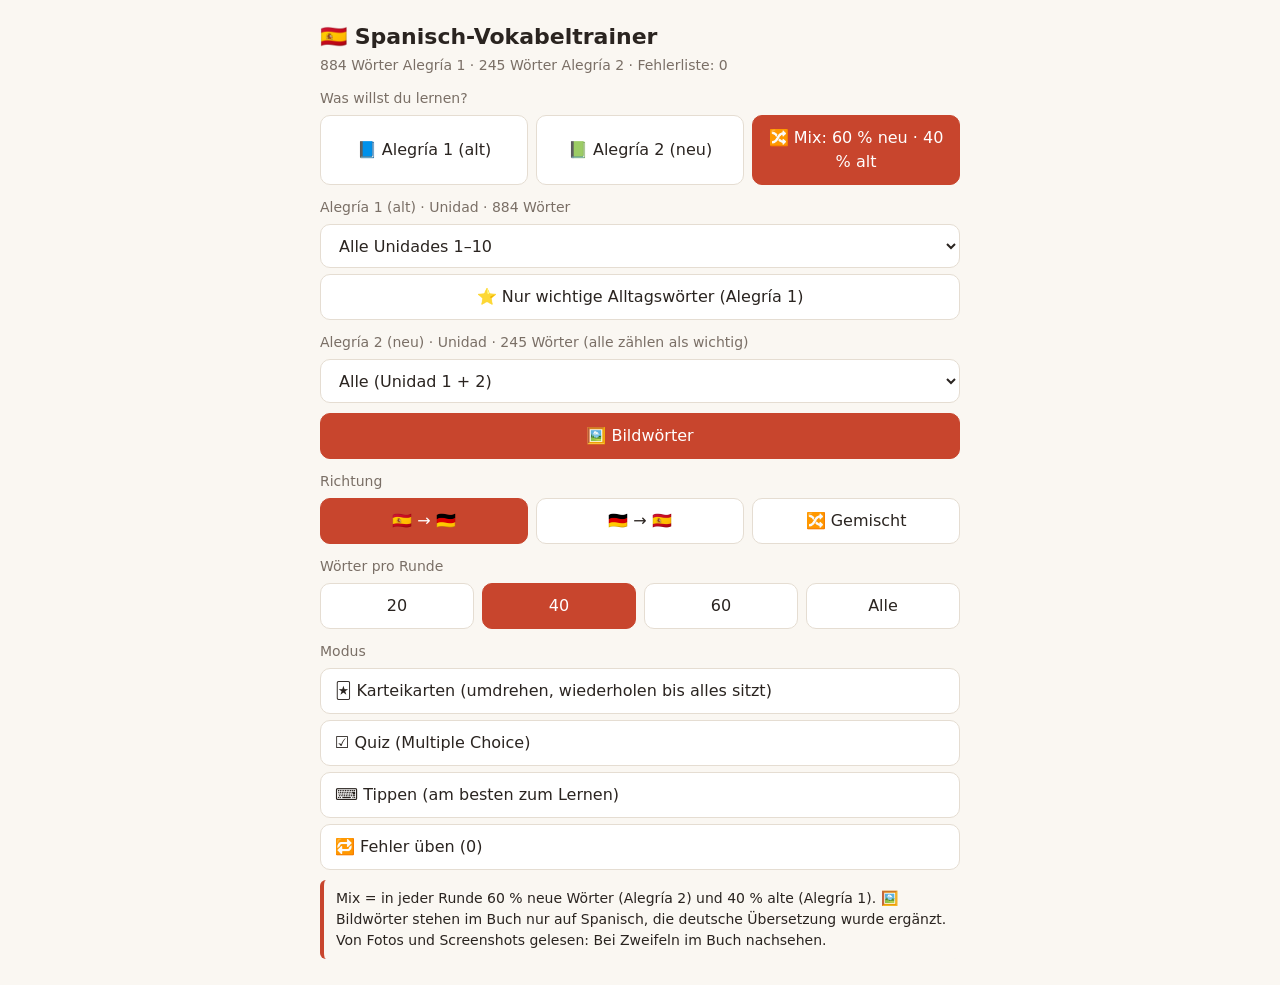
<file: subjects/spanish/pages/vokabeltrainer.html>
<!DOCTYPE html><html lang="de"><head><meta charset="utf-8"><meta name="viewport" content="width=device-width, initial-scale=1, viewport-fit=cover"><title>Spanisch-Vokabeltrainer</title><style>
:root{--bg:#faf7f2;--cd:#fff;--tx:#2a2420;--mu:#7a6f66;--ac:#c8452d;--ok:#2f8f4e;--no:#c0392b;--bd:#e5ddd2;box-sizing:border-box;padding-top:env(safe-area-inset-top,0px);padding-bottom:env(safe-area-inset-bottom,0px)}
@media(prefers-color-scheme:dark){:root:not([data-theme="light"]){--bg:#1c1917;--cd:#292524;--tx:#f3ece4;--mu:#a8998b;--ac:#ff7a5c;--ok:#5fd18a;--no:#ff7b6e;--bd:#44403c}}
:root[data-theme="dark"]{--bg:#1c1917;--cd:#292524;--tx:#f3ece4;--mu:#a8998b;--ac:#ff7a5c;--ok:#5fd18a;--no:#ff7b6e;--bd:#44403c}
html{-webkit-text-size-adjust:100%}body{margin:0;background:var(--bg);color:var(--tx);font:16px/1.5 system-ui,sans-serif}
body::before{content:"";position:fixed;inset:0 0 auto;height:env(safe-area-inset-top,0px);background:var(--bg);z-index:10}
#app{max-width:640px;margin:0 auto;padding:16px;padding-left:max(16px,env(safe-area-inset-left,0px));padding-right:max(16px,env(safe-area-inset-right,0px))}
h1{font-size:22px;margin:4px 0 2px}.sub,.pr{color:var(--mu);font-size:14px}.pr{margin:12px 0 6px}
.b,select{border:1px solid var(--bd);background:var(--cd);color:var(--tx);border-radius:10px;padding:10px 14px;min-height:44px;font:inherit;cursor:pointer;touch-action:manipulation;-webkit-tap-highlight-color:transparent}
.b.p,.b.on{background:var(--ac);color:#fff;border-color:var(--ac)}.t{display:block;width:100%;text-align:left;margin:6px 0}select{width:100%}
.row{display:flex;gap:8px;margin:6px 0}.row .b{flex:1;text-align:center;padding:10px 6px}.card{background:var(--cd);border:1px solid var(--bd);border-radius:14px;padding:16px;margin:10px 0}
.fc{background:var(--cd);border:1px solid var(--bd);border-radius:16px;padding:30px 16px;margin:10px 0;min-height:160px;text-align:center;cursor:pointer;display:flex;flex-direction:column;justify-content:center}
.lb{color:var(--mu);font-size:13px}.wd{font-size:26px;font-weight:600;margin:8px 0;overflow-wrap:anywhere}.q{font-size:21px;margin-bottom:12px;font-weight:600;overflow-wrap:anywhere}
input[type=text]{width:100%;box-sizing:border-box;font:inherit;font-size:18px;padding:10px;border-radius:10px;border:1px solid var(--bd);background:var(--bg);color:var(--tx)}
.ch{display:grid;grid-template-columns:repeat(8,1fr);gap:5px;margin:10px 0}.ch .b{padding:8px 0;text-align:center;font-size:18px}
.ok{color:var(--ok);font-weight:600}.no{color:var(--no);font-weight:600}.tip{background:var(--bg);border-left:4px solid var(--ac);padding:8px 12px;border-radius:6px;margin:10px 0;font-size:14px}
li{margin:3px 0}@media(max-width:480px){#app{padding-top:10px;padding-bottom:28px}.wd{font-size:24px}}
</style></head><body><div id="app"></div><script>const D0=[[1,1,"¡Hola!","Hallo!",0,1],[1,1,"¡Buenos días!","Guten Morgen! / Guten Tag! (bis ca. 14 Uhr)",0,1],[1,1,"el día","der Tag",0,1],[1,1,"me llamo...","ich heiße...",0,1],[1,1,"soy (ser/irr.)","ich bin",0,1],[1,1,"de","aus",0,1],[1,1,"el alumno / la alumna","der Schüler / die Schülerin",0,1],[1,1,"el intercambio","der Austausch",0,0],[1,1,"el alumno / la alumna de intercambio","der Austauschschüler / die Austauschschülerin",0,1],[1,1,"el amigo / la amiga","der Freund / die Freundin",0,1],[1,1,"¿Qué tal?","Wie geht's?",0,1],[1,1,"¿Cómo estás?","Wie geht es dir?",0,1],[1,1,"¿Cómo...?","Wie ...?",0,1],[1,1,"¡Bienvenido/-a(s)!","Willkommen!",0,0],[1,1,"España","Spanien",0,0],[1,1,"el saludo","die Begrüßung",0,0],[1,1,"¡Buenas tardes!","Guten Tag! (bis ca. 21 Uhr)",0,1],[1,1,"la tarde","der Nachmittag",0,0],[1,1,"¡Buenas noches!","Guten Abend! / Gute Nacht!",0,1],[1,1,"la noche","die Nacht",0,1],[1,1,"¡Adiós!","Auf Wiedersehen! / Tschüss!",0,1],[1,1,"hasta","bis",0,0],[1,1,"luego","später / dann",0,1],[1,1,"pronto","bald / gleich",0,0],[1,1,"mañana","morgen",0,1],[1,1,"¡Chao! (LA)","Ciao! / Tschüss!",0,0],[1,1,"¡Nos vemos! (LA)","Wir sehen uns! / Man sieht sich!",0,0],[1,1,"te llamas (llamarse)","du heißt",0,1],[1,1,"y","und",0,1],[1,1,"¿De dónde...?","Woher ...?",0,1],[1,1,"la ciudad","die Stadt",0,1],[1,1,"bonito/-a (adj.)","schön",0,0],[1,1,"Gracias.","Danke!",0,1],[1,1,"muy (adv.)","sehr",0,1],[1,1,"bien (adv.)","gut",0,1],[1,1,"fenomenal (adj.)","großartig",0,0],[1,1,"regular (adj.)","so lala",0,0],[1,1,"como siempre","wie immer",0,0],[1,1,"siempre","immer",0,1],[1,1,"más o menos","so einigermaßen / halbwegs",0,0],[1,1,"mal (adv.)","schlecht",0,1],[1,1,"fatal (adj.)","sehr schlecht",0,0],[1,1,"el número","die Zahl",0,1],[1,1,"más","plus / mehr",0,1],[1,1,"son (ser/irr.)","sind",0,0],[1,1,"el apellido","der Nachname",0,0],[1,1,"el año","das Jahr",0,1],[1,1,"¿Cuántos...?","Wie viele ...?",0,1],[1,1,"Tengo 15 años.","Ich bin 15 Jahre alt.",0,1],[1,1,"Encantado/-a.","Sehr erfreut!",0,1],[1,1,"Mucho gusto.","Sehr erfreut!",0,1],[1,1,"la capital","die Hauptstadt",0,0],[1,1,"¿De verdad?","Wirklich?",0,0],[1,1,"también","auch",0,1],[1,1,"el chico / la chica","der Bub / das Mädchen",0,0],[1,1,"igualmente (adv.)","gleichfalls / ebenso",0,0],[1,1,"el señor / la señora","der Herr / die Frau",0,0],[1,1,"el país","das Land",0,1],[1,1,"se escribe (escribir)","man schreibt",0,0],[1,1,"el nombre","der Name",0,1],[1,1,"la edad","das Alter",0,1],[1,1,"yo","ich",0,0],[1,1,"tú","du",0,0],[1,1,"él","er",0,0],[1,1,"ella","sie",0,0],[1,1,"usted (Ud.)","Sie (Singular)",0,0],[1,1,"nosotros / nosotras","wir",0,0],[1,1,"vosotros / vosotras","ihr",0,0],[1,1,"ellos","sie (Plural / m.)",0,0],[1,1,"ellas","sie (Plural / f.)",0,0],[1,1,"ustedes (Uds.)","Sie (Plural)",0,0],[1,1,"cero","0",1,1],[1,1,"uno","1",1,1],[1,1,"dos","2",1,1],[1,1,"tres","3",1,1],[1,1,"cuatro","4",1,1],[1,1,"cinco","5",1,1],[1,1,"seis","6",1,1],[1,1,"siete","7",1,1],[1,1,"ocho","8",1,1],[1,1,"nueve","9",1,1],[1,1,"diez","10",1,1],[1,1,"once","11",1,1],[1,1,"doce","12",1,1],[1,1,"trece","13",1,1],[1,1,"catorce","14",1,1],[1,1,"quince","15",1,1],[1,1,"dieciséis","16",1,1],[1,1,"diecisiete","17",1,1],[1,1,"dieciocho","18",1,1],[1,1,"diecinueve","19",1,1],[1,1,"veinte","20",1,1],[1,1,"Austria","Österreich",0,0],[1,1,"Alemania","Deutschland",1,0],[1,1,"la República Checa","Tschechien",1,0],[1,1,"Eslovaquia","Slowakei",1,0],[1,1,"Hungría","Ungarn",1,0],[1,1,"Eslovenia","Slowenien",1,0],[1,1,"Italia","Italien",1,0],[1,1,"Suiza","Schweiz",1,0],[1,1,"Liechtenstein","Liechtenstein",1,0],[1,1,"Viena","Wien",1,0],[1,1,"Alta Austria","Oberösterreich",1,0],[1,1,"Baja Austria","Niederösterreich",1,0],[1,1,"Salzburgo","Salzburg",1,0],[1,1,"Estiria","Steiermark",1,0],[1,1,"Carintia","Kärnten",1,0],[1,1,"Tirol","Tirol",1,0],[1,1,"Vorarlberg","Vorarlberg",1,0],[1,1,"Burgenland","Burgenland",1,0],[1,2,"el cuaderno","das Heft",1,0],[1,2,"los lápices de color","die Buntstifte",1,0],[1,2,"las tijeras","die Schere",1,0],[1,2,"el libro","das Buch",1,1],[1,2,"la mochila","der Rucksack",1,0],[1,2,"el rotulador","der Textmarker",1,0],[1,2,"la carpeta","die Mappe / der Ordner",1,0],[1,2,"la libreta","das Notizheft",1,0],[1,2,"el estuche","das Federpennal",1,0],[1,2,"el lápiz","der Bleistift",1,0],[1,2,"la regla","das Lineal",1,0],[1,2,"el (ordenador) portátil / la computadora (LA)","der Laptop",1,0],[1,2,"el móvil","das Handy",1,0],[1,2,"la pluma","der Füller",1,0],[1,2,"el bolígrafo / el boli","der Kugelschreiber",1,0],[1,2,"la hoja / el papel","das Blatt / das Papier",1,0],[1,2,"la tableta","das Tablet",1,0],[1,2,"la goma","der Radiergummi",1,0],[1,2,"el aula (f.)","das Klassenzimmer",1,0],[1,2,"la pared","die Wand",1,0],[1,2,"la ventana","das Fenster",1,0],[1,2,"la silla","der Sessel / der Stuhl",1,0],[1,2,"la pizarra","die Tafel",1,0],[1,2,"la puerta","die Tür",1,0],[1,2,"la tiza","die Kreide",1,0],[1,2,"la mesa","der Tisch",1,0],[1,2,"el instituto / el insti","das Gymnasium",0,1],[1,2,"el proyector","der Beamer",0,0],[1,2,"el mensaje","die Nachricht",0,0],[1,2,"ir (irr.)","gehen",0,1],[1,2,"puedo / puedes / puede (poder)","ich kann / du kannst / er/sie kann",0,0],[1,2,"el baño","hier: die Toiletten",0,1],[1,2,"se dice (decir / irr.)","man sagt",0,0],[1,2,"por favor","bitte",0,1],[1,2,"repetir","wiederholen",0,0],[1,2,"significar","bedeuten",0,0],[1,2,"el curso / la clase","die Klasse",0,0],[1,2,"este (m.) / esta (f.)","dieser / diese",0,0],[1,2,"el compañero / la compañera (de clase)","der (Klassen-)Kamerad / die (Klassen-)Kameradin",0,1],[1,2,"en","in",0,0],[1,2,"¿Quién?","Wer?",0,1],[1,2,"la canción / las canciones","das Lied / die Lieder",0,0],[1,2,"la unidad","die Lektion / das Kapitel",0,0],[1,2,"el director / la directora","der Direktor / die Direktorin",0,0],[1,2,"el diccionario","das Wörterbuch",0,0],[1,2,"la fotocopia","die Kopie",0,0],[1,2,"hablar","sprechen / reden",0,1],[1,2,"alemán","Deutsch",0,0],[1,2,"inglés","Englisch",0,0],[1,2,"francés","Französisch",0,0],[1,2,"español","Spanisch",0,0],[1,2,"el idioma / la lengua","die Sprache",0,0],[1,2,"mi (sg.)","mein / meine (Singular)",0,0],[1,2,"la asignatura","das Unterrichtsfach",0,1],[1,2,"favorito/-a (adj.)","Lieblings-",0,1],[1,2,"genial (adj.)","toll / genial",0,1],[1,2,"bueno/-a (adj.)","gut",0,1],[1,2,"sacar buenas notas","gute Noten bekommen",0,0],[1,2,"el fin de semana","das / am Wochenende",0,1],[1,2,"el recreo","die Schulpause",0,0],[1,2,"el horario","der Stundenplan",0,1],[1,2,"lunes","Montag",1,1],[1,2,"martes","Dienstag",1,1],[1,2,"jueves","Donnerstag",1,1],[1,2,"viernes","Freitag",1,1],[1,2,"sábado","Samstag",1,1],[1,2,"domingo","Sonntag",1,1],[1,2,"la hora","die Stunde",1,1],[1,2,"Lengua","Spanisch (das Schulfach in Spanien)",0,0],[1,2,"Ciudadanía","politische Bildung",0,0],[1,2,"Música","Musik",1,0],[1,2,"Matemáticas","Mathematik",1,0],[1,2,"Historia","Geschichte",0,0],[1,2,"Inglés","Englisch",1,0],[1,2,"Ciencias Naturales","Naturwissenschaften",0,0],[1,2,"Tecnología","Technologie",1,0],[1,2,"Biología y Geología","Biologie und Geologie",0,0],[1,2,"Artes","Kunst",0,0],[1,2,"Educación Física","Bewegung und Sport",0,0],[1,2,"Tutoría","Förderunterricht",0,0],[1,2,"Ética / Religión","Ethik / Religion",1,0],[1,2,"Francés / Alemán","Französisch / Deutsch",1,0],[1,2,"Ciencias Sociales","Sozialwissenschaften",0,0],[1,2,"Geografía","Geografie",0,0],[1,2,"Física","Physik",0,0],[1,2,"Química","Chemie",0,0],[1,2,"las clases","der Unterricht",0,1],[1,2,"tenemos / tienen (tener)","wir haben / sie haben",0,0],[1,2,"estudiar","lernen / studieren",0,1],[1,2,"pero","aber",0,1],[1,2,"solo","nur",0,1],[1,2,"el tour","die Tour",0,0],[1,2,"la escuela","die Schule",0,1],[1,2,"la biblioteca","die Bibliothek",0,0],[1,2,"aquí","hier",0,1],[1,2,"buscar","suchen",0,1],[1,2,"la información","die Information",0,0],[1,2,"juntos (m./pl.) / juntas (f./pl.)","zusammen",0,0],[1,2,"para","für / um zu",0,1],[1,2,"el examen / los exámenes","die Prüfung / die Prüfungen",0,1],[1,2,"hay","es gibt",0,1],[1,2,"la sala de informática","der Informatiksaal",0,0],[1,2,"trabajar","arbeiten",0,1],[1,2,"el gimnasio","der Turnsaal",0,0],[1,2,"practicar","praktizieren / ausüben",0,0],[1,2,"el deporte","der Sport",0,1],[1,2,"la sala de música","der Musiksaal",0,0],[1,2,"escuchar","(an)hören",0,1],[1,2,"la sala de profesores","das Konferenzzimmer",0,0],[1,2,"el profesor / la profesora","der Lehrer / die Lehrerin",0,1],[1,3,"el zumo de manzana","der Apfelsaft",1,0],[1,3,"el zumo de naranja","der Orangensaft",1,0],[1,3,"la coca cola","die Cola",1,0],[1,3,"el té con hielo","der Eistee",1,0],[1,3,"el batido de frutas","der Fruchtshake",1,0],[1,3,"el cóctel","der Cocktail",1,0],[1,3,"la cerveza","das Bier",1,0],[1,3,"la caña","das kleine Bier vom Fass",1,0],[1,3,"la limonada","die Limonade",1,0],[1,3,"el smoothie","der Smoothie",1,0],[1,3,"el café (con leche)","der Kaffee (mit Milch)",1,1],[1,3,"la leche","die Milch",1,1],[1,3,"el agua (f.)","das Wasser",1,1],[1,3,"el agua con limón","das Wasser mit Zitrone",1,0],[1,3,"el vino (tinto)","der Wein (Rotwein)",1,0],[1,3,"ir de tapas","Tapas essen (gehen)",0,0],[1,3,"la tortilla (española)","die Tortilla (spanisches Kartoffelomelette)",0,0],[1,3,"los calamares","die Tintenfische",0,0],[1,3,"el chorizo","die Paprikawurst",0,0],[1,3,"las patatas bravas","die Patatas Bravas (frittierte Erdäpfel mit würziger Sauce)",0,0],[1,3,"las sardinas","die Sardinen",0,0],[1,3,"los champiñones","die Champignons",0,0],[1,3,"las aceitunas","die Oliven",0,0],[1,3,"las gambas","die Garnelen",0,0],[1,3,"las croquetas","die Kroketten",0,0],[1,3,"los mejillones","die Muscheln",0,0],[1,3,"los huevos rotos","die Spiegeleier mit Kartoffeln und Schinken",0,0],[1,3,"la paella","die Paella (spanische Reispfanne)",0,0],[1,3,"tomar algo","etwas konsumieren / nehmen / essen / trinken",0,1],[1,3,"vamos (ir)","gehen wir",0,1],[1,3,"el bar","die Bar",0,1],[1,3,"De acuerdo.","Einverstanden.",0,0],[1,3,"el hambre (f.)","der Hunger",0,1],[1,3,"tener hambre","Hunger haben",0,0],[1,3,"para mí...","für mich ...",0,0],[1,3,"¿Algo más?","Noch etwas?",0,0],[1,3,"el momento","der Moment",0,0],[1,3,"nada","nichts",0,1],[1,3,"el camarero / la camarera","der Kellner / die Kellnerin",0,1],[1,3,"¿Qué te / os pongo?","Was darf ich dir / euch bringen?",0,0],[1,3,"¿Qué le / les pongo?","Was darf ich Ihnen (Sg. / Pl.) bringen?",0,0],[1,3,"la ración (de)","die Portion (von)",0,0],[1,3,"la tapa del día","die Tapa des Tages",0,0],[1,3,"el vaso (de agua)","das Glas (Wasser)",0,0],[1,3,"la botella (de agua)","eine Flasche (Wasser)",0,0],[1,3,"con","mit",0,1],[1,3,"la taza (de café)","die Tasse (Kaffee)",0,0],[1,3,"la copa (de vino)","ein Glas (Wein)",0,0],[1,3,"la sed","der Durst",0,1],[1,3,"Claro que sí.","Klar doch!",0,0],[1,3,"la cafetería","die Cafeteria",0,0],[1,3,"perfecto/-a (adj.)","perfekt",0,0],[1,3,"todos/-as","alle",0,0],[1,3,"mirar","schauen",0,1],[1,3,"beber","trinken",0,1],[1,3,"excelente (adj.)","hervorragend",0,0],[1,3,"¿Cuánto/-a?","Wie viel?",0,1],[1,3,"el euro","der Euro",0,1],[1,3,"comer","essen",0,1],[1,3,"leer","lesen",0,1],[1,3,"pagar","bezahlen",0,1],[1,3,"Aquí tienes / tiene.","Hier hast du / haben Sie.",0,0],[1,3,"el lugar","der Platz / der Ort",0,0],[1,3,"libre (adj.)","frei",0,1],[1,3,"De nada.","Gerne. / Gern geschehen.",0,1],[1,3,"¿Dónde?","Wo?",0,1],[1,3,"vivir","leben / wohnen",0,1],[1,3,"ahora","jetzt",0,1],[1,3,"el novio / la novia","der (feste) Freund / die (feste) Freundin",0,1],[1,3,"la familia","die Familie",0,1],[1,3,"todavía","noch immer",0,1],[1,3,"escribir","schreiben",0,1],[1,3,"importante (adj.)","wichtig",0,1],[1,3,"el bocadillo","das Sandwich",0,0],[1,3,"el número de teléfono","die Telefonnummer",0,0],[1,3,"el padre","der Vater",0,1],[1,3,"la madre","die Mutter",0,1],[1,4,"el abuelo","der Großvater / Opa",1,1],[1,4,"la abuela","die Großmutter / Oma",1,1],[1,4,"los abuelos","die Großeltern",1,1],[1,4,"el padre","der Vater",1,1],[1,4,"la madre","die Mutter",1,1],[1,4,"los padres","die Eltern",1,1],[1,4,"el tío","der Onkel",1,1],[1,4,"la tía","die Tante",1,1],[1,4,"los tíos","Onkel und Tante / die Tanten und Onkel",1,0],[1,4,"el hermano","der Bruder",1,1],[1,4,"los hermanos","die Geschwister",1,0],[1,4,"el primo","der Cousin",1,1],[1,4,"la prima","die Cousine",1,1],[1,4,"los primos","die Cousins und Cousinen",1,0],[1,4,"la familia anfitriona","die Gastfamilie",0,0],[1,4,"presentar a alguien","jemanden vorstellen",0,0],[1,4,"el hermano / la hermana","der Bruder / die Schwester",0,1],[1,4,"el (hermano) gemelo / la (hermana) gemela","der Zwillingsbruder / die Zwillingsschwester",0,0],[1,4,"el hijo / la hija","der Sohn / die Tochter",0,1],[1,4,"los hijos","die Kinder",0,0],[1,4,"el hermanastro / la hermanastra","der Stiefbruder / die Stiefschwester",0,0],[1,4,"el marido / el esposo (LA)","der Ehemann",0,0],[1,4,"la mujer / la esposa (LA)","die Ehefrau / auch: die Frau",0,0],[1,4,"estar casado/-a (con)","verheiratet sein (mit)",0,0],[1,4,"el suegro / la suegra / los suegros","der Schwiegervater / die Schwiegermutter / die Schwiegereltern",0,0],[1,4,"además","außerdem",0,0],[1,4,"el cuñado / la cuñada","der Schwager / die Schwägerin",0,0],[1,4,"el sobrino / la sobrina","der Neffe / die Nichte",0,0],[1,4,"estar soltero/-a","ledig sein",0,0],[1,4,"estar divorciado/-a","geschieden sein",0,0],[1,4,"estar separado/-a","getrennt sein",0,0],[1,4,"estar viudo/-a","verwitwet sein",0,0],[1,4,"estar muerto/-a","verstorben sein",0,0],[1,4,"la nuera","die Schwiegertochter",0,0],[1,4,"el yerno","der Schwiegersohn",0,0],[1,4,"el nieto / la nieta","der Enkel / die Enkelin",0,0],[1,4,"el otro / la otra","der / die andere",0,0],[1,4,"tener","haben",0,1],[1,4,"llamarse","heißen",0,1],[1,4,"mono/-a (adj.)","süß",0,0],[1,4,"simpático/-a (adj.)","sympathisch",0,1],[1,4,"la foto / la fotografía","das Foto",0,1],[1,4,"¿Quién? / ¿Quiénes?","Wer?",0,1],[1,4,"estos son / estas son...","das sind ...",0,0],[1,4,"majo/-a (adj.)","nett",0,0],[1,4,"el gato","die Katze",1,0],[1,4,"el perro","der Hund",1,0],[1,4,"la tortuga","die Schildkröte",1,0],[1,4,"grande (adj.)","groß",0,1],[1,4,"pequeño/-a (adj.)","klein",0,1],[1,4,"mayor (adj.)","älter / größer",0,0],[1,4,"menor (adj.)","jünger / kleiner",0,0],[1,4,"tímido/-a (adj.)","schüchtern",0,0],[1,4,"abierto/-a (adj.)","offen",0,1],[1,4,"inteligente (adj.)","intelligent",0,0],[1,4,"antipático/-a (adj.)","unsympathisch",0,0],[1,4,"amable (adj.)","nett / freundlich",0,0],[1,4,"ambicioso/-a (adj.)","ehrgeizig",0,0],[1,4,"divertido/-a (adj.)","lustig",0,1],[1,4,"tranquilo/-a (adj.)","ruhig",0,0],[1,4,"comunicativo/-a (adj.)","kommunikativ",0,0],[1,4,"independiente (adj.)","unabhängig / selbstständig",0,0],[1,4,"serio/-a (adj.)","ernst",0,0],[1,4,"pesado/-a (adj.)","lästig / langweilig",0,0],[1,4,"bastante (adv.)","ziemlich",0,0],[1,4,"un poco","ein bisschen",0,0],[1,4,"demasiado (adv.)","zu",0,0],[1,4,"trabajador/-ora (adj.)","fleißig",0,0],[1,4,"fiel (adj.)","treu",0,0],[1,4,"vago/-a (adj.)","faul",0,0],[1,4,"dependiente (adj.)","unselbstständig",0,0],[1,4,"lesbiana (adj.)","lesbisch",0,0],[1,4,"el miembro","das Mitglied",0,0],[1,4,"diferente (adj.)","verschieden / unterschiedlich",0,0],[1,4,"la vendedora / el vendedor","die Verkäuferin / der Verkäufer",1,0],[1,4,"la enfermera / el enfermero","die Krankenschwester / der Krankenpfleger",1,0],[1,4,"la médica / el médico","die Ärztin / der Arzt",1,0],[1,4,"la abogada / el abogado","die Anwältin / der Anwalt",1,0],[1,4,"la camarera / el camarero","die Kellnerin / der Kellner",1,0],[1,4,"la mecánica / el mecánico","die Mechanikerin / der Mechaniker",1,0],[1,4,"la profesora / el profesor","die Lehrerin / der Lehrer",1,0],[1,4,"la alumna / el alumno","die Schülerin / der Schüler",1,0],[1,4,"la arquitecta / el arquitecto","die Architektin / der Architekt",1,0],[1,5,"ir en bici / bicicleta","Rad fahren",1,0],[1,5,"hacer senderismo","wandern",1,0],[1,5,"correr","laufen / rennen",1,0],[1,5,"montar a caballo","reiten",1,0],[1,5,"nadar","schwimmen",1,0],[1,5,"jugar al fútbol","Fußball spielen",1,0],[1,5,"jugar al voleibol","Volleyball spielen",1,0],[1,5,"jugar al tenis","Tennis spielen",1,0],[1,5,"jugar al baloncesto","Basketball spielen",1,0],[1,5,"el tiempo","die Zeit",0,0],[1,5,"el tiempo libre","die Freizeit",0,1],[1,5,"tocar","hier: spielen (Musikinstrument)",0,1],[1,5,"el piano","das Klavier",0,0],[1,5,"jugar (u > ue)","spielen",0,1],[1,5,"el videojuego","das Videospiel",0,0],[1,5,"ir de compras","einkaufen gehen",0,0],[1,5,"el libro (digital / electrónico)","das Buch (das E-Book)",0,1],[1,5,"ver","sehen",0,1],[1,5,"la película","der Film",0,1],[1,5,"la tele (la televisión)","das Fernsehen",0,1],[1,5,"el cine","das Kino",0,1],[1,5,"ir (irr.)","gehen",0,1],[1,5,"la bici (la bicicleta)","das Fahrrad",0,0],[1,5,"chatear","chatten",0,1],[1,5,"quedar con alguien","sich mit jemandem treffen",0,1],[1,5,"el baloncesto","Basketball",0,0],[1,5,"navegar","hier: surfen",0,1],[1,5,"Internet","das Internet",0,0],[1,5,"la música","die Musik",0,1],[1,5,"gustar","gefallen / mögen",0,1],[1,5,"hacer","machen",0,1],[1,5,"la actividad","die Aktivität / die Tätigkeit",0,0],[1,5,"¿Cuál? / ¿Cuáles?","Welche/r/s?",0,1],[1,5,"el parque","der Park",0,1],[1,5,"el fútbol","Fußball",0,1],[1,5,"el voleibol","Volleyball",0,0],[1,5,"la cancha de tenis","der Tennisplatz",0,0],[1,5,"la sorpresa","die Überraschung",0,0],[1,5,"el tenis","Tennis",0,0],[1,5,"romántico/-a (adj.)","romantisch",0,0],[1,5,"no... nada","überhaupt nicht",0,0],[1,5,"A mí sí.","Mir schon.",0,0],[1,5,"A mí no.","Mir nicht.",0,0],[1,5,"tampoco","auch nicht",0,0],[1,5,"la guitarra","die Gitarre",0,0],[1,5,"el polideportivo","das Sportzentrum",0,0],[1,5,"conmigo / contigo","mit mir / mit dir",0,0],[1,5,"Lo siento.","Es tut mir leid.",0,0],[1,5,"¿Adónde?","Wohin?",0,1],[1,5,"preferir (e > ie)","bevorzugen / lieber mögen",0,1],[1,5,"¡Qué pena!","Wie schade!",0,0],[1,5,"querer (e > ie)","wollen / lieben / mögen",0,1],[1,5,"Vale.","Einverstanden.",0,0],[1,5,"solo/-a (adj.)","alleine",0,1],[1,5,"pasar","hier: verbringen",0,0],[1,5,"la hora","die Uhrzeit",0,1],[1,5,"¿Qué hora es?","Wie spät ist es?",0,1],[1,5,"la mañana","der Morgen / der Vormittag",0,1],[1,5,"la cita","das Treffen / die Verabredung",0,0],[1,5,"no tener tiempo","keine Zeit haben",0,0],[1,5,"es que...","nämlich",0,0],[1,5,"la fiesta","das Fest / die Party",0,1],[1,5,"la fiesta de cumpleaños","die Geburtstagsparty",0,0],[1,5,"el restaurante","das Restaurant",0,1],[1,5,"todo/-a (adj.)","hier: ganz, auch: alle / jede/r",0,0],[1,5,"¿A qué hora?","Um wieviel Uhr?",0,1],[1,5,"¿Cuándo?","Wann?",0,1],[1,5,"nuevo/-a (adj.)","neu",0,1],[1,5,"próximo/-a (adj.)","nächste/r/s",0,1],[1,5,"el besito","das Küsschen",0,0],[1,5,"el plan","der Plan / das Vorhaben",0,1],[1,5,"la discoteca","die Diskothek",0,0],[1,5,"No sé.","Ich weiß nicht.",0,0],[1,6,"despertarse","aufwachen",1,1],[1,6,"levantarse","aufstehen",1,1],[1,6,"ducharse","sich duschen",1,1],[1,6,"vestirse","sich anziehen",1,1],[1,6,"desayunar","frühstücken",1,1],[1,6,"lavarse los dientes","sich die Zähne putzen",1,0],[1,6,"salir (de casa)","aus dem Haus gehen",1,1],[1,6,"almorzar / comer","zu Mittag essen / essen",1,1],[1,6,"hacer los deberes","die Hausübung machen",1,0],[1,6,"descansar / dormir la siesta","sich ausruhen / ein Nickerchen machen",1,1],[1,6,"pasear (al perro)","(mit dem Hund) spazieren gehen",1,1],[1,6,"ver la tele / una película","fernsehen / einen Film sehen",1,0],[1,6,"leer (un libro / una revista)","(ein Buch / eine Zeitschrift) lesen",1,1],[1,6,"acostarse","ins Bett gehen",1,1],[1,6,"dormir","schlafen",1,1],[1,6,"típico/-a (adj.)","typisch",0,1],[1,6,"la vida","das Leben",0,1],[1,6,"por la mañana / en la mañana (LA)","am Morgen",0,1],[1,6,"por la tarde / en la tarde (LA)","am Nachmittag",0,1],[1,6,"por la noche / en la noche (LA)","am Abend / in der Nacht",0,1],[1,6,"a las (+ hora)","um (+ Uhrzeit)",0,1],[1,6,"despertarse (e > ie)","aufwachen",0,1],[1,6,"levantarse","aufstehen",0,1],[1,6,"ducharse","sich duschen",0,1],[1,6,"desayunar","frühstücken",0,1],[1,6,"lavarse los dientes","sich die Zähne putzen",0,0],[1,6,"vestirse (e > i)","sich anziehen",0,1],[1,6,"salir (de casa)","weggehen / ausgehen / hinaus gehen / aus dem Haus gehen",0,1],[1,6,"empezar (e > ie)","beginnen",0,1],[1,6,"terminar","enden",0,1],[1,6,"almorzar (o > ue)","zu Mittag essen",0,1],[1,6,"pasear","spazierengehen",0,1],[1,6,"sobre las... (hora)","um ... (Uhrzeit) herum",0,0],[1,6,"después","dann / danach / später",0,1],[1,6,"los deberes","die Hausübung",0,1],[1,6,"cenar","zu Abend essen",0,1],[1,6,"acostarse (o > ue)","ins Bett gehen / sich niederlegen",0,1],[1,6,"normal (adj.)","normal / gewöhnlich",0,0],[1,6,"normalmente (adv.)","normalerweise",0,0],[1,6,"a veces","manchmal",0,1],[1,6,"tarde","spät",0,1],[1,6,"muchas veces","oft",0,0],[1,6,"el estrés","der Stress",0,0],[1,6,"eso","das",0,0],[1,6,"después de (+ infinitivo)","nach(dem)",0,0],[1,6,"a menudo","häufig / oft",0,0],[1,6,"la presentación","die Präsentation",0,0],[1,6,"¡Qué suerte!","Was für ein Glück!",0,0],[1,6,"prepararse (para)","sich vorbereiten (auf / für)",0,0],[1,6,"casi (siempre)","fast (immer)",0,0],[1,6,"el autobús","der Bus",0,1],[1,6,"(ir) a pie","zu Fuß (gehen)",0,0],[1,6,"el coche","das Auto",0,1],[1,6,"volver (o > ue)","zurückkommen",0,1],[1,6,"dormir (o > ue)","schlafen",0,1],[1,6,"la siesta","ein Nickerchen",0,0],[1,6,"la revista","die Zeitschrift",0,0],[1,6,"luego","dann / danach / später",0,1],[1,6,"antes de (+ infinitivo)","vor / bevor",0,1],[1,6,"el concierto","das Konzert",0,0],[1,6,"nunca","nie",0,1],[1,6,"aburrido/-a (adj.)","langweilig",0,0],[1,6,"pasarlo fenomenal","Spaß haben / eine gute Zeit haben",0,0],[1,6,"temprano","früh / zeitig",0,1],[1,6,"hoy","heute",0,1],[1,6,"especial (adj.)","speziell / besonders",0,0],[1,6,"el Día de la Madre","der Muttertag",0,0],[1,6,"por eso","daher / deshalb",0,1],[1,6,"el comedor","das Esszimmer",0,0],[1,6,"¡Qué sorpresa!","Was für eine Überraschung!",0,0],[1,6,"la excursión","der Ausflug",0,0],[1,6,"la playa","der Strand",0,1],[1,6,"descansar","sich ausruhen / rasten",0,1],[1,6,"la cosa","die Sache / das Ding",0,0],[1,6,"¿Cuántas veces?","Wie oft?",0,0],[1,7,"el coche","das Auto",1,1],[1,7,"el autobús","der Bus",1,1],[1,7,"el tranvía","die Straßenbahn",1,0],[1,7,"el tren","der Zug",1,1],[1,7,"el barco","das Schiff",1,0],[1,7,"el metro","die U-Bahn",1,0],[1,7,"el avión","das Flugzeug",1,0],[1,7,"la bici(cleta)","das Fahrrad",1,0],[1,7,"la moto(cicleta)","das Motorrad",1,0],[1,7,"el scooter","der Scooter / der Roller",1,0],[1,7,"el taxi","das Taxi",1,0],[1,7,"los pies","die Füße (zu Fuß)",1,0],[1,7,"el pueblo","das Dorf",0,1],[1,7,"la tienda","das Geschäft",0,1],[1,7,"el supermercado","der Supermarkt",0,1],[1,7,"el ayuntamiento","das Rathaus",0,0],[1,7,"el centro comercial","das Einkaufszentrum",0,0],[1,7,"la plaza","der Platz",0,1],[1,7,"el café","hier: das Kaffeehaus",0,1],[1,7,"el estadio","das Stadion",0,0],[1,7,"el edificio","das Gebäude",0,0],[1,7,"el centro","das Zentrum",0,0],[1,7,"antiguo/-a (adj.)","alt / antik",0,0],[1,7,"el hospital","das Krankenhaus",0,0],[1,7,"la iglesia","die Kirche",0,0],[1,7,"la piscina","das Schwimmbad / der Pool",0,0],[1,7,"el museo","das Museum",0,0],[1,7,"el centro histórico","der historische Stadtkern",0,0],[1,7,"el castillo","das Schloss",0,0],[1,7,"el zoológico","der Zoo",0,0],[1,7,"el puerto","der Hafen",0,0],[1,7,"el aeropuerto","der Flughafen",0,0],[1,7,"la estación de tren(es) / de autobuses","der (Bus-)Bahnhof",0,0],[1,7,"mucho/-a (adj.)","viel/-e",0,0],[1,7,"poco/-a (adj.)","wenig/-e",0,0],[1,7,"delante de","vor",1,1],[1,7,"detrás de","hinter",1,1],[1,7,"dentro de","in / innerhalb von",1,1],[1,7,"al lado de","neben",1,1],[1,7,"a la izquierda de","links von",1,1],[1,7,"a la derecha de","rechts von",1,1],[1,7,"cerca de","in der Nähe von",1,1],[1,7,"lejos de","weit weg von",1,1],[1,7,"debajo de","unter",1,1],[1,7,"encima de","über / auf",1,1],[1,7,"entre","zwischen",1,1],[1,7,"enfrente de","gegenüber von",1,1],[1,7,"la calle","die Straße",0,1],[1,7,"la gente","die Leute",0,1],[1,7,"el animal","das Tier",0,0],[1,7,"el tráfico","der Verkehr",0,0],[1,7,"el ruido","der Lärm",0,0],[1,7,"la naturaleza","die Natur",0,0],[1,7,"pasear por","spazieren durch",0,0],[1,7,"chulo/-a (adj.)","cool",0,0],[1,7,"estar (irr.)","sein / sich befinden",0,1],[1,7,"la Plaza Mayor","der Hauptplatz",0,0],[1,7,"la catedral","die Kathedrale",0,0],[1,7,"moderno/-a (adj.)","modern",0,0],[1,7,"el pan","das Brot",0,1],[1,7,"el pastel","der Kuchen",0,0],[1,7,"la panadería","die Bäckerei",0,0],[1,7,"la esquina","die Ecke",0,0],[1,7,"la calle peatonal","die Fußgängerzone",0,0],[1,7,"la tienda de moda","das Modegeschäft",0,0],[1,7,"el quiosco","der Kiosk",0,0],[1,7,"la papelería","das Papierwarengeschäft",0,0],[1,7,"la zapatería","das Schuhgeschäft",0,0],[1,7,"la librería","die Buchhandlung",0,0],[1,7,"el banco","die Bank",0,0],[1,7,"(la oficina de) Correos","die Post",0,0],[1,7,"la farmacia","die Apotheke",0,0],[1,7,"estar a... de","entfernt sein ... von",0,0],[1,7,"el kilómetro","der Kilometer",0,0],[1,7,"la parada de autobús","die Bushaltestelle",0,0],[1,7,"quedar","hier: sich befinden / liegen",0,0],[1,7,"allí","dort",0,1],[1,7,"la agencia de viajes","das Reisebüro",0,0],[1,7,"la Oficina de Turismo","das Tourismusbüro",0,0],[1,7,"estar cerrado/-a","geschlossen sein",0,0],[1,7,"estar abierto/-a","geöffnet / offen sein",0,0],[1,7,"estar contento/-a (de)","zufrieden sein",0,0],[1,7,"cultural (adj.)","kulturell",0,0],[1,7,"la historia","die Geschichte",0,0],[1,7,"histórico/-a (adj.)","historisch",0,0],[1,7,"el casco","hier: das Viertel",0,0],[1,7,"la arquitectura","die Architektur",0,0],[1,7,"hay que","man muss",0,1],[1,7,"el monumento","die Sehenswürdigkeit",0,0],[1,7,"impresionante (adj.)","beeindruckend",0,0],[1,7,"enorme (adj.)","enorm / riesig",0,0],[1,7,"hermoso/-a (adj.)","schön",0,0],[1,7,"alegre (adj.)","fröhlich",0,0],[1,7,"ser abierto/-a","offen sein (Personen)",0,0],[1,7,"tener que","müssen",0,1],[1,7,"probar (o > ue)","probieren / kosten",0,0],[1,7,"delicioso/-a (adj.)","köstlich",0,0],[1,7,"posible (adj.)","möglich",0,0],[1,7,"descubrir","entdecken",0,0],[1,7,"describir","beschreiben",0,0],[1,7,"el camino","der Weg",0,0],[1,7,"cruzar (la calle)","(die Straße) überqueren",0,0],[1,7,"girar (a)","abbiegen (nach)",0,1],[1,7,"seguir todo recto","geradeaus gehen",0,1],[1,7,"llegar (a)","(an)kommen",0,1],[1,7,"el barrio","das Stadtviertel",0,0],[1,7,"la dirección","hier: die Adresse",0,0],[1,7,"encontrar (o > ue)","finden",0,1],[1,7,"coger (la calle)","(die Straße) nehmen",0,0],[1,7,"¡Perdón!","Entschuldigung!",0,1],[1,8,"el plátano","die Banane",1,0],[1,8,"la fresa","die Erdbeere",1,0],[1,8,"la manzana","der Apfel",1,0],[1,8,"la naranja","die Orange",1,0],[1,8,"el limón","die Zitrone",1,0],[1,8,"la lechuga","der Salat",1,0],[1,8,"la zanahoria","die Karotte",1,0],[1,8,"la cebolla","die Zwiebel",1,0],[1,8,"el tomate","die Tomate",1,0],[1,8,"el pimiento","die Paprika",1,0],[1,8,"el ajo","der Knoblauch",1,0],[1,8,"la patata / la papa (LA)","die Kartoffel",1,0],[1,8,"la lista de compras","die Einkaufsliste",0,0],[1,8,"necesitar","brauchen",0,1],[1,8,"el alimento","das Nahrungsmittel",0,0],[1,8,"el arroz","der Reis",0,0],[1,8,"el pollo","das Hühnerfleisch",0,0],[1,8,"el pescado","der Fisch",0,0],[1,8,"los mariscos","die Meeresfrüchte",0,0],[1,8,"el aceite (de oliva)","das (Oliven)öl",0,0],[1,8,"el queso","der Käse",0,0],[1,8,"el jamón","der Schinken",0,0],[1,8,"el pan blanco","das Weißbrot",0,0],[1,8,"el huevo","das Ei",0,0],[1,8,"la mantequilla","die Butter",0,0],[1,8,"la harina","das Mehl",0,0],[1,8,"la sal","das Salz",0,0],[1,8,"el plato","hier: das Gericht",0,0],[1,8,"la frutería","das Obstgeschäft",0,0],[1,8,"la verdulería","das Gemüsegeschäft",0,0],[1,8,"la carnicería","die Metzgerei",0,0],[1,8,"la charcutería","das Wurstwarengeschäft",0,0],[1,8,"los lácteos","die Milchprodukte",0,0],[1,8,"la pescadería","das Fischgeschäft",0,0],[1,8,"el mercado","der Markt",0,1],[1,8,"costar (o > ue)","kosten",0,1],[1,8,"Aquí tiene.","Hier haben Sie.",0,0],[1,8,"¿Algo más?","Noch etwas?",0,0],[1,8,"la oferta","das Angebot",0,0],[1,8,"caro/-a (adj.)","teuer",0,1],[1,8,"¡Dame!","Gib mir!",0,0],[1,8,"en total","insgesamt",0,0],[1,8,"¡Hasta la próxima vez!","Bis zum nächsten Mal!",0,0],[1,8,"el kilo","das Kilogramm",0,0],[1,8,"medio kilo","ein halbes Kilo",0,0],[1,8,"el gramo","das Gramm",0,0],[1,8,"el cuarto","das Viertel",0,0],[1,8,"el litro","der Liter",0,0],[1,8,"medio litro","ein halber Liter",0,0],[1,8,"la botella","die Flasche",1,0],[1,8,"la lata","die Dose",1,0],[1,8,"el frasco","das Glas (Behälter)",1,0],[1,8,"el cartón","der Karton / das Tetrapak",1,0],[1,8,"la bolsa","die Tüte / der Beutel",1,0],[1,8,"la barra (de pan)","der Laib / die Stange (Brot)",1,0],[1,8,"la docena (de huevos)","das Dutzend (Eier)",1,0],[1,8,"el paquete","das Paket / die Packung",1,0],[1,8,"la caja","die Schachtel / die Kiste",1,0],[1,8,"el trozo (de pastel)","das Stück (Kuchen)",1,0],[1,8,"las patatas fritas","die Chips",0,0],[1,8,"la salsa","die Soße",0,0],[1,8,"la galleta","der Keks",0,0],[1,8,"poder (o > ue)","können / dürfen",0,1],[1,8,"saber (irr.)","hier: wissen",0,1],[1,8,"faltar","fehlen",0,0],[1,8,"la magdalena","der Biskuitmuffin",0,0],[1,8,"la receta","das Rezept",0,0],[1,8,"el ColaCao","der spanische Kakao (Marke)",0,0],[1,8,"organizar","organisieren",0,0],[1,8,"el chocolate","die Schokolade",0,0],[1,8,"el yogur","das Joghurt",0,0],[1,8,"el ingrediente","die Zutat",0,0],[1,8,"las palomitas","das Popcorn",0,0],[1,8,"el escalope vienés","das Wienerschnitzel",0,0],[1,8,"la comida rápida","das Fast-Food",0,0],[1,8,"cocinar","kochen",0,0],[1,8,"picante (adj.)","scharf",0,0],[1,8,"el dulce","die Süßigkeit",0,0],[1,8,"la carne","das Fleisch",0,0],[1,9,"el aspecto físico","das Aussehen",0,0],[1,9,"la persona","die Person",0,1],[1,9,"el pelo","das Haar / die Haare",0,0],[1,9,"el ojo","das Auge",0,0],[1,9,"llevar","hier: haben / tragen",0,1],[1,9,"guapo/-a","gutaussehend / hübsch",1,0],[1,9,"feo/-a","hässlich",1,0],[1,9,"gordito/-a","mollig",1,0],[1,9,"delgado/-a","schlank",1,0],[1,9,"bajo/-a","klein (Körpergröße)",1,1],[1,9,"alto/-a","groß (Körpergröße)",1,1],[1,9,"moreno/-a","dunkelhaarig / brünett",1,1],[1,9,"castaño/-a","braunhaarig",1,0],[1,9,"rubio/-a","blond",1,1],[1,9,"pelirrojo/-a","rothaarig",1,0],[1,9,"corto","kurz (Haare)",1,0],[1,9,"medio largo","halblang",1,0],[1,9,"largo","lang",1,0],[1,9,"liso","glatt",1,0],[1,9,"ondulado","wellig",1,0],[1,9,"rizado","lockig",1,0],[1,9,"canoso","grauhaarig",1,0],[1,9,"teñido","gefärbt",1,0],[1,9,"los ojos","die Augen",1,0],[1,9,"azules","blau",1,0],[1,9,"verdes","grün",1,0],[1,9,"negros","schwarz",1,0],[1,9,"marrones","braun",1,0],[1,9,"grises","grau",1,0],[1,9,"la coleta","der Pferdeschwanz",1,0],[1,9,"el bigote","der Schnurrbart",1,0],[1,9,"la barba","der Bart",1,0],[1,9,"las gafas","die Brille",1,0],[1,9,"atento/-a (adj.)","aufmerksam",0,0],[1,9,"ambicioso/-a (adj.)","ehrgeizig",0,0],[1,9,"listo/-a (adj.)","intelligent",0,0],[1,9,"despistado/-a (adj.)","zerstreut",0,0],[1,9,"feliz (adj.)","glücklich",0,1],[1,9,"los estudios","die Schulausbildung",0,0],[1,9,"el cumpleaños (el cumple)","der Geburtstag",0,1],[1,9,"cumplir","hier: alt werden",0,0],[1,9,"el fin de semana (el finde)","das Wochenende",0,1],[1,9,"celebrar","feiern",0,1],[1,9,"invitar a alguien","jemanden einladen",0,1],[1,9,"¿A quién?","Wen?",0,0],[1,9,"seguro que","sicher",0,0],[1,9,"bailar","tanzen",0,1],[1,9,"la invitación","die Einladung",0,0],[1,9,"gracias por","danke für",0,0],[1,9,"primero","zuerst",0,1],[1,9,"venir","kommen",0,1],[1,9,"apetecer","Lust haben",0,0],[1,9,"¡Claro!","Natürlich! / Selbstverständlich! (Foto teils verdeckt)",0,0],[1,9,"Con mucho gusto.","Sehr gerne.",0,0],[1,9,"el partido de fútbol","das Fußballspiel (Foto teils verdeckt)",0,0],[1,9,"¡Qué guay!","Wie toll!",0,0],[1,9,"¡Estupendo!","Prima! / Super! (Foto teils verdeckt)",0,0],[1,9,"el regalo","das Geschenk",0,1],[1,9,"aceptar","hier: zusagen",0,0],[1,9,"rechazar","hier: absagen",0,0],[1,9,"divertirse (e > ie)","Spaß haben / sich amüsieren",0,0],[1,9,"al aire libre","im Freien / draußen",0,0],[1,9,"la estación del año","die Jahreszeit",0,0],[1,9,"la primavera","der Frühling",0,1],[1,9,"el verano","der Sommer",0,1],[1,9,"el otoño","der Herbst",0,1],[1,9,"el invierno","der Winter",0,1],[1,9,"el mes","der Monat",0,1],[1,9,"enero","Jänner",1,1],[1,9,"febrero","Februar",1,1],[1,9,"marzo","März",1,1],[1,9,"abril","April",1,1],[1,9,"mayo","Mai",1,1],[1,9,"junio","Juni",1,1],[1,9,"julio","Juli",1,1],[1,9,"agosto","August",1,1],[1,9,"septiembre","September",1,1],[1,9,"octubre","Oktober",1,1],[1,9,"noviembre","November",1,1],[1,9,"diciembre","Dezember",1,1],[1,9,"¡Feliz cumpleaños!","Alles Gute zum Geburtstag!",0,0],[1,9,"la piñata","die Piñata",0,0],[1,9,"encantar","erfreuen / sehr gut gefallen",0,1],[1,9,"interesar","interessieren",0,1],[1,9,"el cantante / la cantante","der Sänger / die Sängerin",0,0],[1,9,"la entrada","hier: die Eintrittskarte",0,0],[1,9,"regalar","schenken",0,0],[1,9,"alegrarse","sich freuen",0,0],[1,10,"la habitación / el cuarto (LA)","das Zimmer",1,1],[1,10,"el dormitorio","das Schlafzimmer",1,0],[1,10,"el salón / el living / la sala (de estar) (LA)","das Wohnzimmer",1,0],[1,10,"la terraza","die Terrasse",1,0],[1,10,"el baño","das Badezimmer",1,1],[1,10,"la cocina","die Küche",1,1],[1,10,"el balcón","der Balkon",1,0],[1,10,"el garaje","die Garage",1,0],[1,10,"el jardín","der Garten",1,0],[1,10,"la planta baja / el primer piso (LA)","das Erdgeschoss",1,0],[1,10,"la primera planta / el segundo piso (LA)","der erste Stock",1,0],[1,10,"la segunda planta / el tercer piso (LA)","der zweite Stock",1,0],[1,10,"el piso / el apartamento (LA)","die Wohnung",0,1],[1,10,"la planta / el piso (LA)","hier: das Stockwerk",0,0],[1,10,"cada (adj.)","jede/r/s",0,0],[1,10,"el ascensor","der Lift",0,0],[1,10,"la escalera","die Treppe",0,0],[1,10,"el metro cuadrado","der Quadratmeter",0,0],[1,10,"la entrada","hier: der Eingang",0,0],[1,10,"los servicios","die Toiletten / das WC",0,0],[1,10,"el pasillo","der Gang",0,0],[1,10,"el campo","hier: das Land",0,0],[1,10,"amplio/-a (adj.)","geräumig / weitläufig",0,0],[1,10,"dar a","hier: liegen / zeigen nach",0,0],[1,10,"el patio","der Innenhof",0,0],[1,10,"las afueras de la ciudad","der Stadtrand",0,0],[1,10,"como","hier: da / weil",0,0],[1,10,"caro/-a (adj.)","teuer",0,1],[1,10,"compartir","teilen",0,0],[1,10,"la zona","die Zone / das Gebiet",0,0],[1,10,"luminoso/-a (adj.)","hell",0,0],[1,10,"viejo/-a (adj.)","alt",0,1],[1,10,"por suerte","zum Glück",0,0],[1,10,"subir las escaleras","die Treppen steigen",0,0],[1,10,"mudarse","umziehen (Haus / Wohnung / Stadt ...)",0,0],[1,10,"ruidoso/-a (adj.)","laut",0,0],[1,10,"simple (adj.)","einfach",0,0],[1,10,"oscuro/-a (adj.)","dunkel",0,0],[1,10,"extravagante (adj.)","extravagant",0,0],[1,10,"barato/-a (adj.)","billig / günstig",0,1],[1,10,"el mueble","das Möbelstück",0,0],[1,10,"ordenar","hier: aufräumen / umstellen",0,1],[1,10,"limpiar","sauber machen / reinigen",0,0],[1,10,"la oficina","das Büro",0,0],[1,10,"el ordenador / la computadora (LA)","der Computer",1,0],[1,10,"el escritorio","der Schreibtisch",1,0],[1,10,"la mesita de noche","der Nachttisch",1,0],[1,10,"la silla","der Sessel / der Stuhl",1,0],[1,10,"la cómoda","die Kommode",1,0],[1,10,"la alfombra","der Teppich",1,0],[1,10,"la cortina","der Vorhang",1,0],[1,10,"la estantería","das Regal",1,0],[1,10,"el sofá","das Sofa",0,0],[1,10,"el televisor","der Fernseher",0,0],[1,10,"la planta","hier: die Pflanze",0,0],[1,10,"el armario","der Kleiderschrank",0,0],[1,10,"el espejo","der Spiegel",0,0],[1,10,"cómodo/-a (adj.)","bequem",0,0],[1,10,"colorido/-a (adj.)","bunt",0,0],[1,10,"el color","die Farbe",0,0],[1,10,"beige (adj.)","beige",0,0],[1,10,"blanco/-a (adj.)","weiß",0,0],[1,10,"amarillo/-a (adj.)","gelb",0,0],[1,10,"rojo/-a (adj.)","rot",0,0],[1,10,"rosa (adj.)","rosa",0,0],[1,10,"naranja (adj.)","orange",0,0],[1,10,"lila (adj.)","lila",0,0],[1,10,"el bloque de pisos","der Wohnblock",0,0],[1,10,"común (adj.)","gemeinschaftlich",0,0],[1,10,"el campo de fútbol","der Fußballplatz",0,0],[1,10,"el portero / la portera","der Portier / die Portierin",0,0],[1,10,"dejar","hier: hinterlassen",0,0],[1,10,"la visita","der Besuch",0,0],[1,10,"entrar","hineingehen / eintreten",0,1],[1,10,"registrarse","sich registrieren",0,0],[1,10,"las 24 horas","rund um die Uhr",0,0],[1,10,"el empleado / la empleada","der / die Angestellte",0,0],[1,10,"la lavadora","die Waschmaschine",0,0],[1,10,"la casa de ensueño","das Traumhaus",0,0],[2,1,"el sol","die Sonne",1,1],[2,1,"la tormenta","das Gewitter / der Sturm",1,1],[2,1,"la nieve","der Schnee",1,1],[2,1,"la lluvia","der Regen",1,1],[2,1,"el viento","der Wind",1,1],[2,1,"la nube","die Wolke",1,1],[2,1,"¿Qué tiempo hace?","Wie ist das Wetter?",0,1],[2,1,"Hace sol.","Die Sonne scheint.",0,1],[2,1,"Está soleado.","Es ist sonnig.",0,1],[2,1,"Hace calor.","Es ist warm.",0,1],[2,1,"Hace frío.","Es ist kalt.",0,1],[2,1,"Hay tormenta.","Es gibt ein Unwetter.",0,1],[2,1,"Hay niebla.","Es ist neblig.",0,1],[2,1,"Hay nubes.","Es ist bewölkt.",0,1],[2,1,"Hace viento. / Hay viento.","Es ist windig.",0,1],[2,1,"el grado","der Grad",0,1],[2,1,"bajo cero","minus (+ Temperatur)",0,1],[2,1,"nevar (e > ie)","schneien",0,1],[2,1,"Está nevando.","Es schneit (gerade).",0,1],[2,1,"llover (o > ue)","regnen",0,1],[2,1,"Está lloviendo.","Es regnet (gerade).",0,1],[2,1,"estar nublado","bewölkt sein",0,1],[2,1,"granizar","hageln",0,1],[2,1,"Hace mal tiempo.","Das Wetter ist schlecht.",0,1],[2,1,"Hace buen tiempo.","Das Wetter ist gut.",0,1],[2,1,"cuando","(immer) wenn",0,1],[2,1,"haber","hier: Infinitiv-Form von hay",0,1],[2,1,"quedarse (en casa)","(zuhause) bleiben",0,1],[2,1,"entender (e > ie)","verstehen",0,1],[2,1,"el pronóstico del tiempo","die Wettervorhersage",0,1],[2,1,"poner","legen / setzen / stellen",0,1],[2,1,"poner la mesa","den Tisch decken",0,1],[2,1,"tener ganas (de) + inf.","Lust haben (auf)",0,1],[2,1,"¿Te apetece... + inf.?","Hast du Lust ...?",0,1],[2,1,"dar (algo a alguien)","(jemandem etwas) geben",0,1],[2,1,"dar un paseo","spazieren gehen",0,1],[2,1,"la tarea","die Aufgabe",0,1],[2,1,"fuera de","außerhalb von",0,1],[2,1,"ayudar (a alguien)","(jemandem) helfen",0,1],[2,1,"(no) es verdad","es ist (nicht) wahr",0,1],[2,1,"molestar","hier: stören / auch: belästigen",0,1],[2,1,"la montaña","der Berg",0,1],[2,1,"por ejemplo","zum Beispiel",0,1],[2,1,"escalar","klettern",0,1],[2,1,"alquilar","mieten",0,1],[2,1,"la barca","das Boot",0,1],[2,1,"andar en","fahren mit",0,1],[2,1,"el lago","der See",0,1],[2,1,"llevar","(mit)bringen / mitnehmen / (hin)bringen",0,1],[2,1,"hacer un pícnic","ein Picknick machen",0,1],[2,1,"parecer","scheinen",0,1],[2,1,"si","wenn / ob / falls",0,1],[2,1,"saber","wissen",0,1],[2,1,"así","so",0,1],[2,1,"traer","(mit)bringen / mitnehmen / (her)bringen",0,1],[2,1,"conocer a alguien","jemanden kennen(lernen)",0,1],[2,1,"odiar","hassen",0,1],[2,1,"el altavoz","der Lautsprecher",0,1],[2,1,"el parasol","der Sonnenschirm",0,1],[2,1,"el paraguas","der Regenschirm",0,1],[2,1,"la respuesta","die Antwort",0,1],[2,1,"estar enfermo/enferma","krank sein",0,1],[2,1,"dime (decir)","sag mir",0,1],[2,1,"por supuesto","natürlich",0,1],[2,1,"la batería","das Schlagzeug",0,1],[2,1,"dibujar","zeichnen",0,1],[2,1,"andar en bici(cleta)","Rad fahren",0,1],[2,1,"sacar fotos","Fotos machen",0,1],[2,1,"andar en monopatín","skateboarden",0,1],[2,1,"salir de noche / de fiesta","(abends) fortgehen / Party machen",0,1],[2,1,"cantar","singen",0,1],[2,1,"el documental","die Dokumentation",0,1],[2,1,"ir al gimnasio","ins Fitnessstudio gehen",0,1],[2,1,"la exposición","die Ausstellung",0,1],[2,1,"el anuncio","die Anzeige",0,1],[2,1,"la actividad extraescolar","die außerschulische Aktivität",0,1],[2,1,"el joven / la joven","der / die Jugendliche",0,1],[2,1,"creer (que)","glauben, (dass)",0,1],[2,1,"el taller","der Workshop",0,1],[2,1,"actuar","schauspielen",0,1],[2,1,"ensayar","proben",0,1],[2,1,"el centro juvenil","das Jugendzentrum",0,1],[2,1,"comenzar (e > ie)","beginnen",0,1],[2,1,"editar","editieren / bearbeiten",0,1],[2,1,"el contacto","der Kontakt",0,1],[2,1,"el coro","der Chor",0,1],[2,1,"estresado/estresada (adj.)","gestresst",0,1],[2,1,"todos los / todas las","jeden / alle",0,1],[2,1,"registrarse","sich registrieren / anmelden",0,1],[2,1,"la página web","die Webseite",0,1],[2,1,"el baterista / la baterista","der Schlagzeugspieler / die Schlagzeugspielerin",0,1],[2,1,"el vocalista / la vocalista","der Sänger / die Sängerin",0,1],[2,1,"mandar","schicken / senden",0,1],[2,1,"moverse (o > ue)","sich bewegen",0,1],[2,1,"enseñar (algo a alguien)","(jemandem etwas) zeigen / lehren",0,1],[2,1,"poner la lavadora","die Waschmaschine einschalten / die Wäsche waschen",0,1],[2,1,"sacar","hier: hinaustragen",0,1],[2,1,"la basura","der Müll",0,1],[2,1,"fregar (e > ie) / lavar los platos","den Abwasch machen / abwaschen",0,1],[2,1,"planchar","bügeln",0,1],[2,1,"barrer","fegen / kehren",0,1],[2,1,"fregar (el suelo) (e > ie)","(den Boden) wischen",0,1],[2,1,"el suelo","der Boden",0,1],[2,1,"la aspiradora","der Staubsauger",0,1],[2,1,"pasar la aspiradora","staubsaugen",0,1],[2,1,"la ropa","die Kleidung",0,1],[2,1,"tender (e > ie) la ropa","die Wäsche aufhängen",0,1],[2,1,"doblar","zusammenlegen / falten",0,1],[2,1,"hacer la cama","das Bett machen",0,1],[2,1,"quitar la mesa","den Tisch abräumen",0,1],[2,1,"el lavavajillas / el lavaplatos (LA)","der Geschirrspüler",0,1],[2,1,"poner el lavavajillas / lavaplatos","den Geschirrspüler einräumen",0,1],[2,1,"vaciar","hier: ausräumen / auch: leeren",0,1],[2,1,"el césped","der Rasen",0,1],[2,1,"cortar el césped","Rasen mähen",0,1],[2,1,"regar (e > ie) las plantas","Blumen gießen",0,1],[2,1,"el hogar","das Zuhause / das Heim / der Haushalt",0,1],[2,1,"la tarea doméstica","die Hausarbeit",0,1],[2,2,"la vaca","die Kuh",1,1],[2,2,"la oveja","das Schaf",1,1],[2,2,"el cerdo","das Schwein",1,1],[2,2,"la gallina","das Huhn",1,1],[2,2,"el pájaro","der Vogel",1,1],[2,2,"el caballo","das Pferd",1,1],[2,2,"la cebra","das Zebra",1,1],[2,2,"la jirafa","die Giraffe",1,1],[2,2,"el cocodrilo","das Krokodil",1,1],[2,2,"el elefante","der Elefant",1,1],[2,2,"el león","der Löwe",1,1],[2,2,"el tigre","der Tiger",1,1],[2,2,"el tipo de viaje","die Reise- / Urlaubsart",0,1],[2,2,"el ecoturismo","der Ökotourismus",0,1],[2,2,"la tienda de campaña","das Zelt",0,1],[2,2,"el viaje de negocios","die Geschäftsreise",0,1],[2,2,"representar (a)","vertreten",0,1],[2,2,"la feria","die Messe / der Jahrmarkt / das Fest",0,1],[2,2,"el congreso","der Kongress",0,1],[2,2,"la reunión","das Meeting",0,1],[2,2,"el viaje de sol y playa","der Strandurlaub",0,1],[2,2,"tomar el sol","sich sonnen",0,1],[2,2,"el mar","das Meer",0,1],[2,2,"disfrutar de","etwas genießen",0,1],[2,2,"la sociedad","die Gesellschaft",0,1],[2,2,"la ventaja","der Vorteil",0,1],[2,2,"la lengua extranjera","die Fremdsprache",0,1],[2,2,"de mejor manera","am besten",0,1],[2,2,"el viaje de lenguas","die Sprachreise",0,1],[2,2,"no solo... sino también","nicht nur... sondern auch",0,1],[2,2,"la costumbre","der Brauch",0,1],[2,2,"el agroturismo","Urlaub am Bauernhof",0,1],[2,2,"la granja","der Bauernhof",0,1],[2,2,"el viaje cultural","die Kulturreise",0,1],[2,2,"la especialidad","die Spezialität",0,1],[2,2,"culinario/culinaria (adj.)","kulinarisch",0,1],[2,2,"deportista (adj.)","sportlich (für Personen)",0,1],[2,2,"aventurero/aventurera (adj.)","abenteuerlich",0,1],[2,2,"bucear","tauchen",0,1],[2,2,"volar (o > ue)","fliegen",0,1],[2,2,"el globo aerostático","der Heißluftballon",0,1],[2,2,"hacer un safari","eine Safarireise machen",0,1],[2,2,"la experiencia","die Erfahrung",0,1],[2,2,"el paisaje","die Landschaft",0,1],[2,2,"el paisaje salvaje","die Wildnis",0,1],[2,2,"el viaje interrail","die Interrailreise",0,1],[2,2,"el crucero","die Kreuzfahrt",0,1],[2,2,"las vacaciones wellness","der Wellnessurlaub",0,1],[2,2,"caminar","gehen, wandern",0,1],[2,2,"relajarse","sich entspannen",0,1],[2,2,"el mundo submarino","die Unterwasserwelt",0,1],[2,2,"el vuelo (directo)","der (Direkt-)Flug",0,1],[2,2,"decir (1. P. Sg. digo) (e > i)","sagen",0,1],[2,2,"A ver...","mal sehen...",0,1],[2,2,"la vuelta","der Rückflug",0,1],[2,2,"incluido/incluida (adj./part.)","inklusive",0,1],[2,2,"seguir (1. P. Sg. sigo) (e > i)","folgen / weiterfahren / -gehen",0,1],[2,2,"maravilloso/maravillosa (adj.)","wunderbar",0,1],[2,2,"¡Seguro que sí!","Auf jeden Fall!",0,1],[2,2,"reservar","reservieren / buchen",0,1],[2,2,"el billete","das Ticket",0,1],[2,2,"el precio","der Preis",0,1],[2,2,"planear","planen",0,1],[2,2,"viajar","reisen",0,1],[2,2,"quedarse","bleiben",0,1],[2,2,"contar (o > ue)","erzählen",0,1],[2,2,"donde","wo",0,1],[2,2,"la tarta Sacher","die Sachertorte",0,1],[2,2,"conocido/conocida (adj./part.)","berühmt",0,1],[2,2,"el puesto de flores","der Blumenstand",0,1],[2,2,"seguramente (adv.)","sicherlich",0,1],[2,2,"la Catedral de San Esteban","der Stephansdom",0,1],[2,2,"el Palacio de Schönbrunn","das Schloss Schönbrunn",0,1],[2,2,"el parque de atracciones","der Freizeitpark",0,1],[2,2,"el artista / la artista","der Künstler / die Künstlerin",0,1],[2,2,"comparar con","vergleichen mit",0,1],[2,2,"la construcción","die Konstruktion",0,1],[2,2,"el puzzle","das Puzzle",0,1],[2,2,"el estilo","der Stil",0,1],[2,2,"la obra (de arte)","das Kunstwerk",0,1],[2,2,"la vida nocturna","das Nachtleben",0,1],[2,2,"poblado/poblada (adj./part.)","bewohnt",0,1],[2,2,"el punto","hier: das Komma",0,1],[2,2,"el habitante / la habitante","der Einwohner / die Einwohnerin",0,1],[2,2,"la provincia","die Provinz",0,1],[2,2,"valer la pena","sich lohnen",0,1],[2,2,"la atracción turística","die Touristenattraktion",0,1],[2,2,"la casa rural","das Landhaus",0,1],[2,2,"irse de viaje","verreisen",0,1],[2,2,"pescar","fischen",0,1],[2,2,"caer / caerse","fallen / hinfallen / herunterfallen",0,1],[2,2,"ayer","gestern",0,1],[2,2,"anteayer","vorgestern",0,1],[2,2,"anoche","gestern Nacht",0,1],[2,2,"pasado/pasada (adj./part.)","vergangene/s",0,1],[2,2,"el otro día","letztens",0,1],[2,2,"hace (un año)","vor (einem Jahr)",0,1],[2,2,"de repente","plötzlich",0,1],[2,2,"¡Imaginaos!","Stellt euch vor!",0,1],[2,2,"el apartamento privado","die Privatunterkunft",0,1],[2,2,"acercarse a","sich annähern",0,1],[2,2,"¡Qué susto!","Was für ein Schreck!",0,1],[2,2,"inolvidable (adj.)","unvergesslich",0,1],[2,2,"durante","während",0,1],[2,2,"la diversidad","die Vielfalt",0,1],[2,2,"el destino","das Ziel / Reiseziel",0,1],[2,2,"el alojamiento","die Unterkunft",0,1],[2,2,"elegir (e > i)","(aus)wählen",0,1],[2,2,"la fecha de entrada / de salida","An-/Abreisedatum",0,1],[2,2,"el chalé","das Chalet",0,1],[2,2,"el hostal","das Hostel / das Gästehaus",0,1],[2,2,"la pensión","die Pension",0,1],[2,2,"el albergue","die Herberge",0,1],[2,2,"el WIFI","das WLAN",0,1],[2,2,"la habitación individual / doble / familiar","das Einzel- / Doppel- / Familienzimmer",0,1],[2,2,"el traslado","der Transfer",0,1],[2,2,"admitir","zulassen",0,1],[2,2,"el parking","der Parkplatz",0,1],[2,2,"la recepción","die Rezeption",0,1],[2,2,"el servicio de habitaciones","der Zimmerservice",0,1],[2,2,"el desayuno","das Frühstück",0,1],[2,2,"el almuerzo","das Mittagessen",0,1],[2,2,"la cena","das Abendessen",0,1],[2,2,"el aire acondicionado","die Klimaanlage",0,1],[2,2,"privado/privada (adj./part.)","privat",0,1],[2,2,"la vista","die Aussicht",0,1],[2,2,"famoso/famosa (adj.)","berühmt",0,1]];
const D=D0.map(a=>({b:a[0],u:a[1],es:a[2],de:a[3],bi:a[4],c:a[5]}));
const UT1=['','Hola, ¿qué tal?','Schule & Klasse','¡Vamos de tapas!','Esta es mi familia','En mi tiempo libre','Un día en mi vida','En mi ciudad o pueblo','¡A comer!','Est@s son mis amig@s','Así vivimos'],UT2=['','¿Qué hacemos?','De viaje'];
const $=s=>document.querySelector(s),sh=a=>[...a].sort(()=>Math.random()-.5),K=w=>w.b+'|'+w.u+'|'+w.es;
let S={book:'mix',u1:0,u2:0,core:false,bild:true,dir:'es',len:40},WR=new Set(),Q=[],i=0,sc=0,miss=[],mode='',flip=false,fm=false,lastM='k';
try{const o=JSON.parse(localStorage.getItem('alg12v')||'{}');if(o.S)S=Object.assign(S,o.S);if(o.W)WR=new Set(o.W)}catch(e){}
const save=()=>{try{localStorage.setItem('alg12v',JSON.stringify({S,W:[...WR]}))}catch(e){}};
const pOld=()=>D.filter(w=>w.b==1&&(!S.u1||w.u==S.u1)&&(!S.core||w.c)&&(S.bild||!w.bi));
const pNew=()=>D.filter(w=>w.b==2&&(!S.u2||w.u==S.u2)&&(S.bild||!w.bi));
const wl=()=>D.filter(w=>WR.has(K(w)));
const alts=s=>s.toLowerCase().replace(/ß/g,'ss').replace(/\(.*?\)/g,' ').replace(/hier:|engl\./g,' ').replace(/\/-\w+/g,'').split('/').map(x=>x.normalize('NFD').replace(/[\u0300-\u036f]/g,'').replace(/[¿?¡!.,…]/g,'').replace(/\s+/g,' ').trim().replace(/^(el|la|los|las|un|una|der|die|das|ein|eine) /,'')).filter(Boolean);
function build(){
 const o=sh(pOld()),n=sh(pNew());
 if(S.book=='1')return S.len=='all'?o:o.slice(0,S.len);
 if(S.book=='2')return S.len=='all'?n:n.slice(0,S.len);
 let nn,no;if(S.len=='all'){nn=n.length;no=Math.min(o.length,Math.round(nn*2/3))}else{nn=Math.min(n.length,Math.round(S.len*.6));no=Math.min(o.length,S.len-Math.round(S.len*.6))}
 return sh([...n.slice(0,nn),...o.slice(0,no)])}
function opts(a,cur,fn){return a.map((t,k)=>`<option value=${k}${cur==k?' selected':''}>${fn(t,k)}</option>`).join('')}
function home(){
const nO=pOld().length,nN=pNew().length,bk=[['1','📘 Alegría 1 (alt)'],['2','📗 Alegría 2 (neu)'],['mix','🔀 Mix: 60 % neu · 40 % alt']];
$('#app').innerHTML=`<h1>🇪🇸 Spanisch-Vokabeltrainer</h1><div class=sub>${D.filter(w=>w.b==1).length} Wörter Alegría 1 · ${D.filter(w=>w.b==2).length} Wörter Alegría 2 · Fehlerliste: ${WR.size}</div>
<div class=pr>Was willst du lernen?</div><div class=row style="flex-wrap:wrap">${bk.map(d=>`<button class="b${S.book==d[0]?' on':''}" style="flex:1 1 30%" onclick="S.book='${d[0]}';save();home()">${d[1]}</button>`).join('')}</div>
${S.book!='2'?`<div class=pr>Alegría 1 (alt) · Unidad · ${nO} Wörter</div><select onchange="S.u1=+this.value;save();home()">${opts(UT1,S.u1,(t,k)=>k?`Unidad ${k} – ${t}`:'Alle Unidades 1–10')}</select><div class=row><button class="b${S.core?' on':''}" onclick="S.core=!S.core;save();home()">⭐ Nur wichtige Alltagswörter (Alegría 1)</button></div>`:''}
${S.book!='1'?`<div class=pr>Alegría 2 (neu) · Unidad · ${nN} Wörter (alle zählen als wichtig)</div><select onchange="S.u2=+this.value;save();home()">${opts(UT2,S.u2,(t,k)=>k?`Unidad ${k} – ${t}`:'Alle (Unidad 1 + 2)')}</select>`:''}
<div class=row style="margin-top:10px"><button class="b${S.bild?' on':''}" onclick="S.bild=!S.bild;save();home()">🖼️ Bildwörter</button></div>
<div class=pr>Richtung</div><div class=row>${[['es','🇪🇸 → 🇩🇪'],['de','🇩🇪 → 🇪🇸'],['mix','🔀 Gemischt']].map(d=>`<button class="b${S.dir==d[0]?' on':''}" onclick="S.dir='${d[0]}';save();home()">${d[1]}</button>`).join('')}</div>
<div class=pr>Wörter pro Runde</div><div class=row>${[20,40,60,'all'].map(l=>`<button class="b${S.len==l?' on':''}" onclick="S.len=${typeof l=='string'?`'${l}'`:l};save();home()">${l=='all'?'Alle':l}</button>`).join('')}</div>
<div class=pr>Modus</div>
<button class="b t" onclick="start('k')">🃏 Karteikarten (umdrehen, wiederholen bis alles sitzt)</button><button class="b t" onclick="start('m')">☑️ Quiz (Multiple Choice)</button><button class="b t" onclick="start('t')">⌨️ Tippen (am besten zum Lernen)</button><button class="b t" onclick="start('f')">🔁 Fehler üben (${WR.size})</button>
<div class=tip>Mix = in jeder Runde 60 % neue Wörter (Alegría 2) und 40 % alte (Alegría 1). 🖼️ Bildwörter stehen im Buch nur auf Spanisch, die deutsche Übersetzung wurde ergänzt. Von Fotos und Screenshots gelesen: Bei Zweifeln im Buch nachsehen.</div>`;scrollTo(0,0)}
function start(m){fm=m=='f';mode=fm?'t':m;lastM=m;const p=fm?sh(wl()):build();if(!p.length){alert(fm?'Noch keine Fehler gesammelt.':'Keine Wörter ausgewählt.');return}
Q=p.map(w=>({w,d:S.dir=='mix'?(Math.random()<.5?'es':'de'):S.dir}));i=0;sc=0;miss=[];flip=false;show()}
function say(){try{const u=new SpeechSynthesisUtterance(Q[i].w.es.replace(/\(.*?\)/g,'').split(' / ')[0].replace(/\/-\w+/g,'').replace(/[¿¡]/g,''));u.lang='es-ES';speechSynthesis.cancel();speechSynthesis.speak(u)}catch(e){}}
function fl(){flip=true;show()}
const tag=w=>`Alegría ${w.b} · U${w.u}`;
function show(){
if(i>=Q.length)return end();const q=Q[i],fr=q.d=='es'?q.w.es:q.w.de,bk=q.d=='es'?q.w.de:q.w.es;
let h=`<button class=b onclick="home()">✕ Beenden</button><div class=pr>${mode=='k'?'Noch '+(Q.length-i)+' Karten':(i+1)+' / '+Q.length} · ${tag(q.w)}</div>`;
if(mode=='k'){h+=`<div class=fc onclick="fl()"><div class=lb>${flip?(q.d=='es'?'Deutsch':'Español'):(q.d=='es'?'Español':'Deutsch')}</div><div class=wd>${flip?bk:fr}</div>${flip?'':'<div class=lb>Tippen zum Umdrehen</div>'}</div><button class=b onclick="say()">🔊 Anhören</button>`;
if(flip)h+=`<div class=row><button class=b onclick="kn(0)">✗ Noch nicht</button><button class="b p" onclick="kn(1)">✓ Gewusst</button></div>`}
else{h+=`<div class=card><div class=lb>${q.d=='es'?'Was heißt das auf Deutsch?':'Wie heißt das auf Spanisch?'}</div><div class=q>${fr}</div>`;
if(mode=='m'){const o=sh([...new Set(sh(D).map(w=>q.d=='es'?w.de:w.es).filter(x=>x!=bk))]).slice(0,3);h+=sh([bk,...o]).map(x=>`<button class="b t" onclick="ck(this.textContent)">${x}</button>`).join('')}
else h+=`<input type=text id=in autocomplete=off autocapitalize=off spellcheck=false onkeydown="if(event.key=='Enter')ck(this.value)"><div class=ch>${['á','é','í','ó','ú','ñ','¿','¡'].map(c=>`<button class=b onclick="ins('${c}')">${c}</button>`).join('')}</div><button class="b p t" style="text-align:center" onclick="ck($('#in').value)">Prüfen</button><button class="b t" style="text-align:center" onclick="ck('')">Weiß ich nicht</button>`;h+='</div>'}
$('#app').innerHTML=h;const e=$('#in');if(e){e.focus({preventScroll:true});e.scrollIntoView({block:'center'})}}
function ins(c){const e=$('#in');e.value+=c;e.focus()}
function kn(ok){const q=Q[i];if(ok){sc++}else{miss.push(q.w);WR.add(K(q.w));Q.push({w:q.w,d:q.d})}save();i++;flip=false;show()}
function ck(v){const q=Q[i],fr=q.d=='es'?q.w.es:q.w.de,bk=q.d=='es'?q.w.de:q.w.es;
const a=alts(bk),u=alts(v);const ok=mode=='m'?v==bk:(u.length>0&&u.every(x=>a.includes(x)));
if(ok){sc++;if(fm)WR.delete(K(q.w))}else{miss.push(q.w);WR.add(K(q.w))}save();
$('#app').innerHTML=`<div class=pr>${i+1} / ${Q.length} · ${tag(q.w)}</div><div class=card><div class=q>${fr}</div><div class="${ok?'ok':'no'}">${ok?'✓ Richtig!':'✗ Leider falsch.'}</div><div style="margin:8px 0">Richtig: <b>${bk}</b></div>${q.w.bi?'<div class=lb>🖼️ Bildwort: Übersetzung ergänzt</div>':''}<br><button class=b onclick="say()">🔊 Anhören</button> <button class="b p" onclick="i++;show()">Weiter →</button></div>`}
function end(){const u=[...new Set(miss)];
$('#app').innerHTML=`<h1>${mode=='k'?'🎉 Alle Karten geschafft!':'Ergebnis: '+sc+' / '+Q.length}</h1><div class=card>${mode=='k'?(u.length?u.length+' Wörter brauchten eine Wiederholung.':'Alles auf Anhieb gewusst!'):(u.length?'Das übst du am besten nochmal:':'Perfekt, alles richtig! 🎉')}${u.length?'<ul>'+u.map(w=>`<li><b>${w.es}</b> = ${w.de} <span class=lb>(${tag(w)})</span></li>`).join('')+'</ul>':''}</div>${lastM!='f'?`<button class="b p" onclick="start('${lastM}')">▶ Nächste Runde</button> `:''}<button class=b onclick="home()">Zum Menü</button> ${WR.size?'<button class=b onclick="start(\'f\')">🔁 Fehler üben ('+WR.size+')</button>':''}`}
home();
</script></body></html>
</file>
<file: assets/style.css>
/* Design tokens: see DESIGN.md. Use these names, not raw values. */
:root {
  color-scheme: light dark;

  --bg: #F7F8FA;
  --surface: #FFFFFF;
  --surface-2: #F0F2F5;
  --border: #E4E7EC;
  --border-strong: #D0D5DD;
  --text: #1D2330;
  --text-2: #667085;
  --primary: #2E3646;
  --primary-hover: #414B5E;
  --on-primary: #FFFFFF;
  --accent: #7BA696;
  --accent-soft: #EAF2EE;
  --on-accent-soft: #2F5446;
  --success: #3E8E66;
  --error: #C8564B;
  --success-bg: rgba(62, 142, 102, 0.10);
  --error-bg: rgba(200, 86, 75, 0.08);
  --bar-bg: rgba(247, 248, 250, 0.88);
  --shadow-card: 0 1px 2px rgba(29, 35, 48, 0.04), 0 8px 24px rgba(29, 35, 48, 0.06);

  --font-sans: -apple-system, BlinkMacSystemFont, "Segoe UI", Roboto, system-ui, sans-serif;
  --font-display: var(--font-sans);
  --ease: cubic-bezier(0.2, 0.7, 0.2, 1);

  --fs-xs: 13px;  --lh-xs: 18px;
  --fs-sm: 15px;  --lh-sm: 22px;
  --fs-md: 17px;  --lh-md: 26px;
  --fs-lg: 20px;  --lh-lg: 28px;
  --fs-xl: 26px;  --lh-xl: 32px;
  --fs-2xl: 34px; --lh-2xl: 40px;
  --fs-3xl: 44px; --lh-3xl: 48px;

  --s-1: 4px; --s-2: 8px; --s-3: 12px; --s-4: 16px;
  --s-5: 24px; --s-6: 32px; --s-7: 48px; --s-8: 64px;

  --r-sm: 12px; --r-md: 16px; --r-lg: 22px; --r-pill: 999px;

  --gutter: 16px;
  --max: 680px;
  --max-wide: 960px;
  --bar-h: 52px;
}

@media (prefers-color-scheme: dark) {
  :root {
    --bg: #111317;
    --surface: #181B21;
    --surface-2: #20242B;
    --border: #2A2F37;
    --border-strong: #3A404A;
    --text: #ECEEF2;
    --text-2: #9AA1AD;
    --primary: #A9CDBD;
    --primary-hover: #BEDACD;
    --on-primary: #12201A;
    --accent: #8DB8A6;
    --accent-soft: #1C2A25;
    --on-accent-soft: #CFE5DA;
    --success: #6CC497;
    --error: #E8877D;
    --success-bg: rgba(108, 196, 151, 0.14);
    --error-bg: rgba(232, 135, 125, 0.14);
    --bar-bg: rgba(17, 19, 23, 0.88);
    --shadow-card: 0 1px 2px rgba(0, 0, 0, 0.4), 0 8px 24px rgba(0, 0, 0, 0.3);
  }
}

@media (min-width: 640px) {
  :root { --gutter: 24px; }
}

/* Base */
*, *::before, *::after { box-sizing: border-box; }
html { -webkit-text-size-adjust: 100%; }
body {
  margin: 0;
  background: var(--bg);
  color: var(--text);
  font: 400 var(--fs-md)/var(--lh-md) var(--font-sans);
  -webkit-font-smoothing: antialiased;
  -webkit-tap-highlight-color: transparent;
}
a { color: var(--text); }
code {
  font: 0.9em ui-monospace, "SF Mono", Menlo, Consolas, monospace;
  background: var(--surface-2);
  padding: 1px 5px;
  border-radius: 6px;
}
:focus-visible { outline: 3px solid var(--primary); outline-offset: 2px; border-radius: 8px; }
button { font: inherit; color: inherit; }
.sr-only {
  position: absolute; width: 1px; height: 1px; overflow: hidden;
  clip: rect(0 0 0 0); white-space: nowrap;
}
.ic { width: 22px; height: 22px; flex: none; }

/* Screen transition (clip so the slide-in never causes sideways scrolling) */
#app { overflow-x: clip; }
.screen { animation: push 240ms var(--ease); }
.screen.is-back { animation-name: pop; }
@keyframes push { from { opacity: 0; transform: translateX(16px); } }
@keyframes pop  { from { opacity: 0; transform: translateX(-16px); } }
@keyframes rise { from { opacity: 0; transform: translateY(10px); } }
@keyframes grow { from { transform: scaleX(0); } }
@keyframes card-in { from { opacity: 0; transform: translateY(12px) scale(0.98); } }
@keyframes correct-pop { 40% { transform: scale(1.02); } }
@keyframes wrong-shake { 20%, 60% { transform: translateX(-5px); } 40%, 80% { transform: translateX(5px); } }

/* ---------- Start screen: "Heute" overview ---------- */
.home {
  max-width: calc(var(--max-wide) + 2 * var(--gutter));
  margin: 0 auto;
  padding: calc(var(--s-4) + env(safe-area-inset-top)) var(--gutter) calc(var(--s-8) + env(safe-area-inset-bottom));
}
.home-top {
  display: flex; align-items: center; justify-content: space-between; gap: var(--s-4);
  min-height: 44px; margin-bottom: var(--s-6);
}
.brand { display: inline-flex; align-items: center; gap: var(--s-2); font-weight: 600; }
.brand-mark {
  width: 28px; height: 28px; border-radius: 8px;
  display: grid; place-items: center;
  background: var(--primary); color: var(--on-primary);
  font-size: 13px; font-weight: 700; letter-spacing: -0.02em;
}
.home-date { font-size: var(--fs-sm); color: var(--text-2); }
.home-title {
  font: 700 clamp(36px, 7vw, 48px)/1.05 var(--font-display);
  letter-spacing: -0.03em;
  margin: 0 0 var(--s-2);
}
.home .lede { margin-bottom: var(--s-6); }

.stats {
  display: grid; grid-template-columns: repeat(3, 1fr);
  margin: 0 0 var(--s-6);
  background: var(--surface);
  border: 1px solid var(--border);
  border-radius: var(--r-md);
}
.stats > div { padding: var(--s-4); min-width: 0; }
.stats > div + div { border-left: 1px solid var(--border); }
.stats dt { font-size: var(--fs-xs); line-height: var(--lh-xs); color: var(--text-2); }
.stats dd {
  margin: var(--s-1) 0 0;
  font: 700 var(--fs-xl)/var(--lh-xl) var(--font-display);
  letter-spacing: -0.02em; font-variant-numeric: tabular-nums;
}
.stats dd small { font-size: var(--fs-sm); font-weight: 500; color: var(--text-2); letter-spacing: 0; }
@media (max-width: 400px) {
  .stats > div { padding: var(--s-3); }
  .stats dd { font-size: var(--fs-lg); }
}

.home-grid { display: grid; gap: var(--s-6); align-items: start; }
@media (min-width: 800px) { .home-grid { grid-template-columns: 1.5fr 1fr; gap: var(--s-7); } }
.home-grid .section-label { margin-top: 0; }
.home-col > * + .section-label { margin-top: var(--s-6); }

.continue {
  display: flex; align-items: center; gap: var(--s-4);
  padding: var(--s-4);
  background: var(--surface);
  border: 1px solid var(--border);
  border-radius: var(--r-md);
  color: inherit; text-decoration: none;
  transition: border-color 150ms, box-shadow 200ms var(--ease), transform 200ms var(--ease);
}
.continue:hover { border-color: var(--border-strong); box-shadow: var(--shadow-card); transform: translateY(-1px); }
.continue:active { transform: scale(0.99); }
.continue .go {
  flex: none; display: inline-flex; align-items: center; gap: var(--s-1);
  min-height: 40px; padding: 0 var(--s-4);
  border-radius: var(--r-pill);
  background: var(--primary); color: var(--on-primary);
  font-size: var(--fs-sm); font-weight: 600;
}

.subject-row .row-text { gap: 2px; }
.subject-row .meter { margin-top: var(--s-2); max-width: 220px; }
.meter { height: 6px; border-radius: var(--r-pill); background: var(--surface-2); overflow: hidden; }
.meter span {
  display: block; height: 100%;
  background: var(--tint, var(--accent)); border-radius: inherit;
  transform-origin: left;
  animation: grow 800ms var(--ease) 250ms both;
}

.wotd-card {
  padding: var(--s-4);
  background: var(--surface);
  border: 1px solid var(--border);
  border-radius: var(--r-lg);
}
.wotd-head { display: flex; align-items: baseline; justify-content: space-between; gap: var(--s-3); margin-bottom: var(--s-3); }
.wotd-head .section-label { margin: 0; }
.wotd-src { font-size: var(--fs-xs); color: var(--text-2); }
.wotd-card .flashcard { height: 200px; border-radius: var(--r-md); }
.wotd-card .face {
  background: var(--accent-soft); color: var(--on-accent-soft);
  border: 0; box-shadow: none; border-radius: var(--r-md);
  padding: var(--s-6) var(--s-4);
}
.wotd-card .face-label, .wotd-card .face-hint { color: var(--on-accent-soft); opacity: 0.7; }
.wotd-card .face-text { font-size: 32px; line-height: 38px; }
.wotd-card .face-text.long { font-size: var(--fs-lg); line-height: var(--lh-lg); }

/* Entrance: items rise in one after another (--i sets the order) */
.reveal { animation: rise 520ms var(--ease) both; animation-delay: calc(var(--i, 0) * 70ms); }

/* ---------- Top bar ---------- */
.bar {
  position: sticky; top: 0; z-index: 10;
  padding-top: env(safe-area-inset-top);
  background: var(--bar-bg);
  -webkit-backdrop-filter: saturate(1.4) blur(12px);
  backdrop-filter: saturate(1.4) blur(12px);
  border-bottom: 1px solid transparent;
  transition: border-color 150ms;
}
.bar.scrolled { border-bottom-color: var(--border); }
.bar-inner {
  max-width: calc(var(--max) + 2 * var(--gutter));
  margin: 0 auto;
  height: var(--bar-h);
  padding: 0 calc(var(--gutter) - var(--s-2));
  display: grid;
  grid-template-columns: 1fr auto 1fr;
  align-items: center;
  gap: var(--s-2);
}
.bar-start { display: flex; min-width: 0; }
.bar-end { display: flex; justify-content: flex-end; min-width: 0; }
.bar-back, .bar-link {
  display: inline-flex; align-items: center; gap: 2px;
  min-height: 44px; padding: 0 var(--s-2);
  color: var(--text); text-decoration: none;
  font-size: var(--fs-md); font-weight: 500;
  border-radius: var(--r-sm);
  min-width: 0;
}
.bar-back span { overflow: hidden; text-overflow: ellipsis; white-space: nowrap; }
.bar-back .ic { margin-left: -4px; }
.bar-link .ic { width: 18px; height: 18px; }
.bar-back:active, .bar-link:active { opacity: 0.6; }
.bar-title {
  font-weight: 600; font-size: var(--fs-md);
  white-space: nowrap; overflow: hidden; text-overflow: ellipsis;
  max-width: 50vw;
  opacity: 0; transition: opacity 150ms;
}
.bar.scrolled .bar-title { opacity: 1; }

/* ---------- Page ---------- */
.page {
  max-width: calc(var(--max) + 2 * var(--gutter));
  margin: 0 auto;
  padding: var(--s-2) var(--gutter) calc(var(--s-8) + env(safe-area-inset-bottom));
}
.page.home-main { max-width: calc(var(--max-wide) + 2 * var(--gutter)); padding-top: var(--s-6); }
.large-title {
  font: 700 var(--fs-2xl)/var(--lh-2xl) var(--font-display);
  letter-spacing: -0.02em;
  margin: var(--s-2) 0 var(--s-2);
}
.lede { color: var(--text-2); margin: 0 0 var(--s-5); max-width: 60ch; }
.section-label {
  font-size: var(--fs-xs); line-height: var(--lh-xs);
  font-weight: 600; letter-spacing: 0.06em; text-transform: uppercase;
  color: var(--text-2);
  margin: var(--s-6) 0 var(--s-3);
}
.home-main > .section-label:first-child { margin-top: 0; }
.notice {
  padding: var(--s-5);
  border: 1px dashed var(--border-strong);
  border-radius: var(--r-md);
  background: var(--surface);
  color: var(--text-2);
}
.notice strong { color: var(--text); display: block; margin-bottom: var(--s-1); }
.loading { color: var(--text-2); }

/* List rows */
.rows { list-style: none; margin: 0; padding: 0; display: grid; gap: var(--s-3); }
.row {
  display: flex; align-items: center; gap: var(--s-4);
  width: 100%; min-height: 72px;
  padding: var(--s-3) var(--s-3) var(--s-3) var(--s-4);
  background: var(--surface);
  border: 1px solid var(--border);
  border-radius: var(--r-md);
  color: inherit; text-decoration: none; text-align: left;
  cursor: pointer;
  transition: border-color 150ms, transform 100ms, background 150ms;
}
.row:hover { border-color: var(--border-strong); }
.row:active { background: var(--surface-2); transform: scale(0.99); }
.row-text { flex: 1; min-width: 0; display: flex; flex-direction: column; }
.row-title { font-size: var(--fs-md); line-height: 24px; font-weight: 600; }
.row-sub { font-size: var(--fs-sm); line-height: var(--lh-sm); color: var(--text-2); }
.row-end {
  display: flex; align-items: center; gap: var(--s-1);
  color: var(--text-2); font-size: var(--fs-xs); white-space: nowrap;
}
.chev { width: 20px; height: 20px; opacity: 0.6; }
.mono {
  flex: none; width: 44px; height: 44px; border-radius: 12px;
  display: grid; place-items: center;
  background: var(--tint, var(--primary)); color: #fff;
  font: 700 18px/1 var(--font-display);
}
.mode-ic {
  flex: none; width: 44px; height: 44px; border-radius: 12px;
  display: grid; place-items: center;
  background: var(--surface-2); color: var(--text);
}
.chip {
  display: inline-block; padding: 2px 8px;
  border-radius: var(--r-pill);
  background: var(--accent-soft); color: var(--on-accent-soft);
  font-size: var(--fs-xs); line-height: var(--lh-xs); font-weight: 600;
}

/* Segmented control */
.seg {
  display: flex; padding: 3px; gap: 3px;
  background: var(--surface-2); border-radius: var(--r-pill);
}
.seg button {
  flex: 1; min-height: 40px; padding: 0 var(--s-2);
  white-space: nowrap;
  border: 0; border-radius: var(--r-pill);
  background: transparent; color: var(--text-2);
  font-size: var(--fs-sm); font-weight: 600; cursor: pointer;
}
.seg button[aria-pressed="true"] {
  background: var(--surface); color: var(--text);
  box-shadow: 0 1px 3px rgba(0, 0, 0, 0.14);
}

/* Buttons */
.btn {
  display: inline-flex; align-items: center; justify-content: center; gap: var(--s-2);
  min-height: 52px; padding: 0 var(--s-5);
  border: 1px solid transparent; border-radius: var(--r-pill);
  font-size: var(--fs-md); font-weight: 600; line-height: 1;
  text-decoration: none; cursor: pointer;
  transition: background 150ms, transform 100ms, border-color 150ms;
}
.btn:active { transform: scale(0.98); }
.btn:disabled { opacity: 0.4; cursor: default; transform: none; }
.btn-primary { background: var(--primary); color: var(--on-primary); }
.btn-primary:hover { background: var(--primary-hover); }
.btn-secondary { background: var(--surface); color: var(--text); border-color: var(--border-strong); }
.btn-secondary:hover { background: var(--surface-2); }
.btn-again { background: var(--surface); color: var(--error); border-color: var(--border-strong); }
.btn-again:hover { background: var(--error-bg); }
.key {
  font-size: var(--fs-xs); font-weight: 600; opacity: 0.6;
  border: 1px solid currentColor; border-radius: 5px; padding: 1px 5px;
}
@media (hover: none) { .key { display: none; } }

/* ---------- Study session ---------- */
.session { min-height: 100vh; min-height: 100dvh; display: flex; flex-direction: column; }
.session-bar {
  position: sticky; top: 0; z-index: 10;
  padding-top: env(safe-area-inset-top);
  background: var(--bg);
}
.session-bar-inner {
  max-width: calc(var(--max) + 2 * var(--gutter));
  margin: 0 auto; height: var(--bar-h);
  padding: 0 var(--gutter) 0 calc(var(--gutter) - 10px);
  display: flex; align-items: center; gap: var(--s-3);
}
.icon-btn {
  flex: none; width: 44px; height: 44px;
  display: grid; place-items: center;
  border-radius: var(--r-pill); color: var(--text-2);
}
.icon-btn:hover { background: var(--surface-2); color: var(--text); }
.track { flex: 1; height: 8px; border-radius: var(--r-pill); background: var(--surface-2); overflow: hidden; }
.track-fill {
  height: 100%; width: 0;
  background: var(--tint, var(--primary));
  border-radius: inherit;
  transition: width 250ms ease-out;
}
.count { font-size: var(--fs-xs); color: var(--text-2); min-width: 44px; text-align: right; font-variant-numeric: tabular-nums; }
.session-main {
  flex: 1; width: 100%;
  max-width: calc(var(--max) + 2 * var(--gutter));
  margin: 0 auto;
  padding: var(--s-4) var(--gutter) var(--s-5);
  display: flex; flex-direction: column; justify-content: center;
}
.actions {
  position: sticky; bottom: 0;
  background: var(--bg);
  padding: var(--s-3) var(--gutter) calc(var(--s-4) + env(safe-area-inset-bottom));
}
.actions:empty, .actions-inner:empty { display: none; }
.actions-inner {
  max-width: var(--max); margin: 0 auto;
  display: flex; gap: var(--s-3);
}
.actions-inner .btn { flex: 1; }

/* Flashcard */
.flashcard {
  display: block; width: 100%;
  height: clamp(260px, 48vh, 420px);
  padding: 0; border: 0; background: none;
  perspective: 1200px; cursor: pointer;
  border-radius: var(--r-lg);
}
.flashcard-inner {
  position: relative; width: 100%; height: 100%;
  transition: transform 300ms ease;
  transform-style: preserve-3d;
}
.flashcard.flipped .flashcard-inner { transform: rotateY(180deg); }
.session .flashcard { animation: card-in 320ms var(--ease) both; }
.flashcard-inner { transition: transform 450ms var(--ease); }
.face {
  position: absolute; inset: 0;
  display: flex; flex-direction: column; align-items: center; justify-content: center;
  padding: var(--s-7) var(--s-5);
  background: var(--surface);
  border: 1px solid var(--border);
  border-radius: var(--r-lg);
  box-shadow: var(--shadow-card);
  text-align: center;
  -webkit-backface-visibility: hidden;
  backface-visibility: hidden;
}
.face-back { transform: rotateY(180deg); }
.face-label {
  position: absolute; top: var(--s-4); left: 0; right: 0;
  font-size: var(--fs-xs); line-height: var(--lh-xs);
  font-weight: 600; letter-spacing: 0.06em; text-transform: uppercase;
  color: var(--text-2);
}
.face-text {
  font: 700 34px/40px var(--font-display);
  letter-spacing: -0.015em;
  overflow-wrap: anywhere;
}
.face-text.long { font-size: var(--fs-lg); line-height: var(--lh-lg); }
.face-note { margin-top: var(--s-3); color: var(--text-2); font-size: var(--fs-sm); line-height: var(--lh-sm); max-width: 40ch; }
.face-hint { position: absolute; bottom: var(--s-4); font-size: var(--fs-xs); color: var(--text-2); }
.card-left { text-align: center; color: var(--text-2); font-size: var(--fs-xs); margin: var(--s-3) 0 0; }

/* Quiz */
.kicker {
  font-size: var(--fs-xs); line-height: var(--lh-xs);
  font-weight: 600; letter-spacing: 0.06em; text-transform: uppercase;
  color: var(--text-2); margin: 0;
}
.q-prompt {
  font: 700 var(--fs-xl)/var(--lh-xl) var(--font-display);
  letter-spacing: -0.01em;
  margin: var(--s-2) 0 var(--s-5);
  overflow-wrap: anywhere;
}
.options { display: grid; gap: var(--s-3); }
.option {
  display: flex; align-items: center; gap: var(--s-3);
  width: 100%; min-height: 56px;
  padding: var(--s-3) var(--s-4);
  background: var(--surface);
  border: 1px solid var(--border);
  border-radius: var(--r-md);
  text-align: left; font-size: var(--fs-md); cursor: pointer;
  transition: border-color 150ms, background 150ms, opacity 150ms;
}
.option:hover:not(:disabled) { border-color: var(--border-strong); }
.option:active:not(:disabled) { background: var(--surface-2); }
.option:disabled { cursor: default; }
.option .num {
  flex: none; width: 28px; height: 28px; border-radius: 8px;
  display: grid; place-items: center;
  background: var(--surface-2); color: var(--text-2);
  font-size: var(--fs-xs); font-weight: 600;
}
.option { animation: rise 320ms var(--ease) both; animation-delay: calc(var(--i, 0) * 45ms); }
.q-prompt, .kicker { animation: rise 320ms var(--ease) both; }
.option.correct { border-color: var(--success); background: var(--success-bg); animation: correct-pop 320ms var(--ease); }
.option.correct .num { background: var(--success); color: var(--surface); }
.option.wrong { border-color: var(--error); background: var(--error-bg); animation: wrong-shake 360ms ease; }
.option.wrong .num { background: var(--error); color: var(--surface); }
.option.dim { opacity: 0.5; }
.feedback {
  margin-top: var(--s-4); padding: var(--s-4);
  border-radius: var(--r-md); background: var(--surface-2);
  font-size: var(--fs-sm); line-height: var(--lh-sm);
  animation: rise 260ms var(--ease) both;
}
.feedback strong { display: block; font-size: var(--fs-md); margin-bottom: 2px; }
.feedback.ok strong { color: var(--success); }
.feedback.bad strong { color: var(--error); }

/* Results */
.results > * { animation: rise 420ms var(--ease) both; }
.results > :nth-child(2) { animation-delay: 60ms; }
.results > :nth-child(n+3) { animation-delay: 120ms; }
.score { font: 700 var(--fs-3xl)/var(--lh-3xl) var(--font-display); letter-spacing: -0.02em; margin: var(--s-2) 0 0; }
.score small { font-size: var(--fs-xl); color: var(--text-2); font-weight: 400; }
.score-msg { color: var(--text-2); margin: var(--s-1) 0 0; }
.review {
  list-style: none; margin: var(--s-3) 0 0; padding: 0;
  background: var(--surface); border: 1px solid var(--border); border-radius: var(--r-md);
}
.review li {
  display: flex; justify-content: space-between; gap: var(--s-4);
  padding: var(--s-3) var(--s-4);
  border-top: 1px solid var(--border);
  font-size: var(--fs-sm); line-height: var(--lh-sm);
}
.review li:first-child { border-top: 0; }
.review .ans { color: var(--text-2); text-align: right; }

/* Saved study page shown inside the app */
.page-screen { height: 100vh; height: 100dvh; display: flex; flex-direction: column; }
@media (max-width: 479px) {
  .page-screen .bar-title { display: none; }
  .page-screen .bar-inner { grid-template-columns: 1fr auto; }
}
.frame { flex: 1; width: 100%; border: 0; background: #fff; }

@media (prefers-reduced-motion: reduce) {
  *, *::before, *::after { animation: none !important; transition: none !important; }
}


/* Ideas row: always the last row of the subject list, quiet grey */
.idea-row { background: var(--surface-2); border-style: dashed; border-color: var(--border-strong); }
.idea-row .row-title { color: var(--text-2); }
.idea-mono { background: transparent; border: 1.5px dashed var(--border-strong); color: var(--text-2); }
.plus { width: 22px; height: 22px; }

/* Ideas form */
.idea-form { display: grid; gap: var(--s-4); max-width: 560px; }
.field { display: grid; gap: var(--s-2); }
.field-label { font-size: var(--fs-sm); line-height: var(--lh-sm); font-weight: 600; }
.field .opt { font-weight: 400; color: var(--text-2); }
.field textarea, .field input {
  width: 100%; box-sizing: border-box;
  font: inherit; font-size: var(--fs-md); color: var(--text);
  background: var(--surface); border: 1px solid var(--border-strong); border-radius: var(--r-sm);
  padding: var(--s-3) var(--s-4);
}
.field textarea { resize: vertical; min-height: 140px; }
.field textarea:focus, .field input:focus { outline: 3px solid var(--primary); outline-offset: 1px; }
.hp { position: absolute; left: -9999px; width: 1px; height: 1px; opacity: 0; }
.idea-status { margin: 0; font-size: var(--fs-sm); }
.idea-status:empty { display: none; }
.idea-status.bad { color: var(--error); }
.idea-form .btn { justify-self: start; min-width: 160px; }

/* Start screen footer: owner on the left, quicklinks on the right */
.home-foot {
  margin-top: var(--s-7); padding-top: var(--s-5);
  border-top: 1px solid var(--border);
  display: flex; flex-wrap: wrap; gap: var(--s-5); justify-content: space-between; align-items: flex-end;
  font-size: var(--fs-sm); line-height: var(--lh-sm); color: var(--text-2);
}
.foot-owner { display: grid; gap: 2px; }
.foot-name { color: var(--text); font-weight: 600; }
.foot-owner a { color: var(--text-2); text-decoration: none; overflow-wrap: anywhere; }
.foot-owner a:hover { text-decoration: underline; }
.foot-links { margin-left: auto; text-align: right; }
.foot-label { font-size: var(--fs-xs); line-height: var(--lh-xs); font-weight: 600; letter-spacing: 0.06em; text-transform: uppercase; }
.foot-links ul { list-style: none; margin: var(--s-2) 0 0; padding: 0; display: flex; flex-wrap: wrap; justify-content: flex-end; gap: var(--s-2); }
.foot-links a {
  display: inline-flex; align-items: center; min-height: 36px; padding: 0 var(--s-3);
  border: 1px solid var(--border); border-radius: 999px; background: var(--surface);
  color: var(--text); text-decoration: none; transition: border-color 150ms;
}
.foot-links a:hover { border-color: var(--border-strong); }

/* "…" menu in the top right (start screen and top bar): opens the translators */
.home-tools { display: inline-flex; align-items: center; gap: var(--s-2); margin-right: calc(-1 * var(--s-2)); }
.more { position: relative; }
.more-btn {
  display: grid; place-items: center; width: 44px; height: 44px;
  border: 0; border-radius: var(--r-pill); background: transparent; color: var(--text);
  cursor: pointer; transition: background 150ms;
}
.more-btn:hover, .more-btn[aria-expanded="true"] { background: var(--surface-2); }
.more-btn .ic { width: 22px; height: 22px; }
.more-menu {
  position: absolute; top: calc(100% + 4px); right: 0; z-index: 20;
  width: min(300px, calc(100vw - 2 * var(--gutter)));
  padding: var(--s-2); display: grid; gap: 2px;
  background: var(--surface); border: 1px solid var(--border); border-radius: var(--r-md);
  box-shadow: var(--shadow-card);
}
.more-menu[hidden] { display: none; }
.more-item {
  display: flex; align-items: center; gap: var(--s-3);
  padding: var(--s-2); border-radius: var(--r-sm);
  color: var(--text); text-decoration: none; text-align: left;
}
.more-item:hover, .more-item:focus-visible { background: var(--surface-2); outline: none; }
.more-item .mono { width: 36px; height: 36px; border-radius: 10px; font-size: 15px; }
.more-item .row-title { font-size: var(--fs-sm); line-height: var(--lh-sm); }
.more-item .row-sub { font-size: var(--fs-xs); line-height: var(--lh-xs); }

/* Translators (assets/uebersetzer.js) */
.tr-form { display: grid; gap: var(--s-4); max-width: 560px; }
.tr-form .field textarea { min-height: 96px; }
.tr-form .field input[type="search"] { -webkit-appearance: none; appearance: none; }
.tr-buttons .btn { min-width: 160px; }
.tr-result { max-width: 560px; margin-top: var(--s-5); display: grid; gap: var(--s-4); }
.tr-result:empty { display: none; }
.tr-card {
  padding: var(--s-5); background: var(--surface);
  border: 1px solid var(--border); border-radius: var(--r-md); box-shadow: var(--shadow-card);
}
.tr-text { margin: var(--s-2) 0 0; font-size: var(--fs-lg); line-height: var(--lh-lg); color: var(--text); font-weight: 600; overflow-wrap: anywhere; }
.tr-speak {
  margin-top: var(--s-3); min-height: 36px; padding: 0 var(--s-3);
  border: 1px solid var(--border-strong); border-radius: var(--r-pill);
  background: var(--surface); color: var(--text); font: inherit; font-size: var(--fs-sm); cursor: pointer;
}
.tr-dict { margin-top: var(--s-4); padding-top: var(--s-3); border-top: 1px solid var(--border); }
.tr-dict .section-label { margin: 0 0 var(--s-2); }
.tr-dict-row { display: grid; grid-template-columns: 96px 1fr; gap: var(--s-3); padding: var(--s-1) 0; font-size: var(--fs-sm); line-height: var(--lh-sm); }
.tr-pos { color: var(--text-2); }
.tr-words { color: var(--text); }
.tr-ext {
  justify-self: start; display: inline-flex; align-items: center; gap: 4px;
  color: var(--text); font-size: var(--fs-sm); font-weight: 500; text-underline-offset: 3px;
}
.tr-ext .ic { width: 15px; height: 15px; }

.lex-recent { display: flex; flex-wrap: wrap; align-items: center; gap: var(--s-2); }
.lex-recent:empty { display: none; }
.lex-recent .foot-label { color: var(--text-2); margin-right: var(--s-1); }
.lex-chip { border: 0; font: inherit; font-size: var(--fs-xs); font-weight: 600; cursor: pointer; padding: 4px 10px; }
.lex-word { display: grid; gap: var(--s-3); }
.lex-word + .lex-word { margin-top: var(--s-4); padding-top: var(--s-5); border-top: 1px solid var(--border); }
.lex-q { margin: 0; font-size: var(--fs-xl); line-height: var(--lh-xl); color: var(--text); letter-spacing: -0.01em; }
.lex-note { margin: 0; font-size: var(--fs-sm); color: var(--text-2); }
.lex-forms { margin: 0; padding: 0; list-style: none; display: grid; gap: var(--s-1); }
.lex-forms li {
  padding: var(--s-2) var(--s-3); border-radius: var(--r-sm);
  background: var(--accent-soft); color: var(--on-accent-soft);
  font-size: var(--fs-sm); line-height: var(--lh-sm);
}
.lex-entry {
  padding: var(--s-4) var(--s-5); background: var(--surface);
  border: 1px solid var(--border); border-radius: var(--r-md);
}
.lex-head { display: flex; flex-wrap: wrap; align-items: baseline; gap: var(--s-1) var(--s-3); }
.lex-lemma { font-size: var(--fs-md); line-height: var(--lh-md); font-weight: 700; color: var(--text); }
.lex-kind { font-size: var(--fs-sm); color: var(--text-2); font-style: italic; }
.lex-meanings { margin: var(--s-2) 0 0; padding-left: 1.4em; color: var(--text); font-size: var(--fs-md); line-height: var(--lh-md); }
.lex-meanings li::marker { color: var(--text-2); font-size: var(--fs-sm); }
.lex-actions { margin-top: var(--s-3); }
.lex-btn { min-height: 40px; padding: 0 var(--s-4); font-size: var(--fs-sm); }
.lex-table:empty { display: none; }
.lex-table { margin-top: var(--s-3); display: grid; gap: var(--s-3); }
.lex-scroll { overflow-x: auto; -webkit-overflow-scrolling: touch; }
.lex-scroll table { border-collapse: collapse; font-size: var(--fs-sm); line-height: var(--lh-sm); min-width: 100%; }
.lex-scroll th, .lex-scroll td { padding: 4px 10px; border: 1px solid var(--border); text-align: left; vertical-align: top; color: var(--text); }
.lex-scroll th { background: var(--surface-2); font-weight: 600; color: var(--text-2); }
.lex-more { margin: 0; display: flex; flex-wrap: wrap; align-items: center; gap: var(--s-2) var(--s-4); font-size: var(--fs-sm); color: var(--text-2); }
.lex-src { margin: 0; font-size: var(--fs-xs); color: var(--text-2); }
.home-date { white-space: nowrap; }
.date-short { display: none; }
@media (max-width: 420px) {
  .date-long { display: none; }
  .date-short { display: inline; }
}
.home-top { position: relative; z-index: 5; }

/* Menu items are buttons now (they open the tools panel) */
.more-item { width: 100%; border: 0; background: transparent; font: inherit; cursor: pointer; }
.tool-mono { background: var(--surface-2); color: var(--text); }
.tool-mono .ic { width: 20px; height: 20px; }

/* Tools panel: floats over the page so it can be used while studying.
   Phone: sheet at the bottom (stays above the keyboard via --kb). Desktop: small window, draggable. */
.tool-panel {
  position: fixed; z-index: 30;
  left: 0; right: 0; bottom: var(--kb, 0px);
  height: min(62vh, 560px); height: min(62dvh, 560px);
  display: flex; flex-direction: column;
  background: var(--surface); color: var(--text);
  border: 1px solid var(--border); border-bottom: 0;
  border-radius: 20px 20px 0 0;
  box-shadow: 0 -8px 32px rgba(29, 35, 48, 0.16);
  padding-bottom: env(safe-area-inset-bottom);
  animation: tp-in 220ms var(--ease);
}
.tool-panel[hidden] { display: none; }
@keyframes tp-in { from { transform: translateY(24px); opacity: 0; } }
body.tp-open { padding-bottom: min(62vh, 560px); padding-bottom: min(62dvh, 560px); }
@media (min-width: 640px) {
  .tool-panel {
    left: auto; right: 24px; bottom: 24px; top: auto;
    width: 380px; height: min(600px, calc(100vh - 48px)); height: min(600px, calc(100dvh - 48px));
    border-bottom: 1px solid var(--border); border-radius: var(--r-lg);
    box-shadow: 0 16px 48px rgba(29, 35, 48, 0.2);
    padding-bottom: 0;
  }
  body.tp-open { padding-bottom: 0; }
  .tp-grip { display: none; }
}
@media (pointer: fine) and (min-width: 640px) {
  .tp-head { cursor: grab; }
  .tool-panel.dragging { animation: none; user-select: none; }
  .tool-panel.dragging .tp-head { cursor: grabbing; }
}
.tp-head {
  position: relative; flex: none;
  display: flex; align-items: center; gap: 4px;
  padding: 14px 8px 10px 12px;
  border-bottom: 1px solid var(--border);
}
.tp-grip { position: absolute; top: 5px; left: 50%; width: 36px; height: 4px; margin-left: -18px; border-radius: 2px; background: var(--border-strong); }
.tp-tabs { flex: 1; min-width: 0; }
.tp-tabs button { min-height: 34px; font-size: var(--fs-xs); }
.tp-btn {
  flex: none; display: grid; place-items: center; width: 36px; height: 36px;
  border: 0; border-radius: var(--r-pill); background: transparent; color: var(--text-2); cursor: pointer;
}
.tp-btn:hover { background: var(--surface-2); color: var(--text); }
.tp-btn .ic { width: 20px; height: 20px; }
.tp-body { flex: 1; min-height: 0; overflow-y: auto; overscroll-behavior: contain; padding: var(--s-4); }
.tp-pill {
  position: fixed; z-index: 30; right: var(--gutter); bottom: calc(var(--s-4) + env(safe-area-inset-bottom));
  display: inline-flex; align-items: center; gap: var(--s-2);
  min-height: 44px; padding: 0 var(--s-4) 0 var(--s-3);
  border: 0; border-radius: var(--r-pill);
  background: var(--primary); color: var(--on-primary);
  font: 600 var(--fs-sm)/1 var(--font-sans); cursor: pointer;
  box-shadow: 0 6px 20px rgba(29, 35, 48, 0.22);
}
.tp-pill[hidden] { display: none; }
.tp-pill .ic { width: 18px; height: 18px; }

/* Tools inside the panel are a bit more compact */
.tp-body .tr-form { gap: var(--s-3); }
.tp-body .tr-result { margin-top: var(--s-4); }
.tp-body .tr-buttons .btn { min-height: 44px; }
.tp-body .lex-q { font-size: var(--fs-lg); line-height: var(--lh-lg); }
.tp-body .lex-entry { padding: var(--s-3) var(--s-4); }
.tp-body .tr-card { padding: var(--s-4); }
.tr-hint { margin: 0 0 var(--s-3); font-size: var(--fs-sm); line-height: var(--lh-sm); color: var(--text-2); }

/* Calculator (assets/rechner.js) */
.calc { display: grid; gap: var(--s-3); }
.calc-screen {
  display: grid; gap: 2px; padding: var(--s-3) var(--s-4);
  background: var(--surface-2); border-radius: var(--r-md); text-align: right;
}
.calc-input {
  width: 100%; padding: 0; border: 0; outline: none; background: transparent;
  font: 600 26px/1.25 var(--font-sans); color: var(--text); text-align: right;
  font-variant-numeric: tabular-nums;
}
.calc-input::placeholder { color: var(--text-2); }
.calc-result { min-height: 20px; font-size: var(--fs-sm); line-height: 20px; color: var(--text-2); overflow-wrap: anywhere; }
.calc-result.bad { color: var(--error); }
.calc-modes { display: flex; align-items: center; justify-content: space-between; gap: var(--s-2); }
.calc-angle { flex: none; width: 136px; }
.calc-angle button { min-height: 32px; font-size: var(--fs-xs); }
.calc-2nd {
  min-height: 32px; padding: 0 var(--s-4); border: 1px solid var(--border-strong); border-radius: var(--r-pill);
  background: var(--surface); color: var(--text); font: 600 var(--fs-xs)/1 var(--font-sans); cursor: pointer;
}
.calc-2nd[aria-pressed="true"] { background: var(--primary); color: var(--on-primary); border-color: transparent; }
.calc-keys { display: grid; grid-template-columns: repeat(5, 1fr); gap: 6px; }
.ck {
  min-height: 44px; padding: 0 2px;
  border: 1px solid var(--border); border-radius: 12px;
  background: var(--surface); color: var(--text);
  font: 500 18px/1 var(--font-sans); cursor: pointer;
  touch-action: manipulation; user-select: none; -webkit-user-select: none;
  transition: background 100ms, transform 80ms;
}
.ck:hover { border-color: var(--border-strong); }
.ck:active { background: var(--surface-2); transform: scale(0.96); }
.ck-fn { background: var(--surface-2); font-size: var(--fs-sm); }
.ck-op { background: var(--accent-soft); color: var(--on-accent-soft); border-color: transparent; font-size: 21px; }
.ck-warn { color: var(--error); font-size: var(--fs-sm); font-weight: 600; }
.ck-eq { background: var(--primary); color: var(--on-primary); border-color: transparent; font-size: 21px; font-weight: 600; }
.ck-eq:active { background: var(--primary-hover); }
@media (max-height: 720px) { .ck { min-height: 38px; } }
.calc-history ul { list-style: none; margin: var(--s-1) 0 0; padding: 0; }
.calc-hist-head { display: flex; align-items: center; justify-content: space-between; color: var(--text-2); margin-top: var(--s-2); }
.calc-hist-clear { border: 0; background: transparent; color: var(--text-2); font: inherit; font-size: var(--fs-xs); cursor: pointer; text-decoration: underline; text-underline-offset: 3px; }
.calc-history li button {
  width: 100%; display: flex; justify-content: space-between; gap: var(--s-3);
  padding: var(--s-2) 0; border: 0; border-top: 1px solid var(--border); background: transparent;
  font: inherit; font-size: var(--fs-sm); text-align: left; cursor: pointer; color: var(--text);
}
.calc-h-expr { color: var(--text-2); overflow-wrap: anywhere; }
.calc-h-res { font-weight: 600; white-space: nowrap; }
/* Fit the whole keypad in the phone sheet */
.calc { gap: var(--s-2); }
.calc-screen { padding: var(--s-2) var(--s-4); }
.ck { min-height: 40px; }
@media (max-height: 720px) { .ck { min-height: 34px; } .calc-input { font-size: 22px; } }
/* Desktop: a visible grip strip at the top to drag the window by */
@media (min-width: 640px) {
  .tp-grip { display: block; }
  .tp-head { padding-top: 20px; }
  .tp-grip { top: 7px; }
}
</file>
